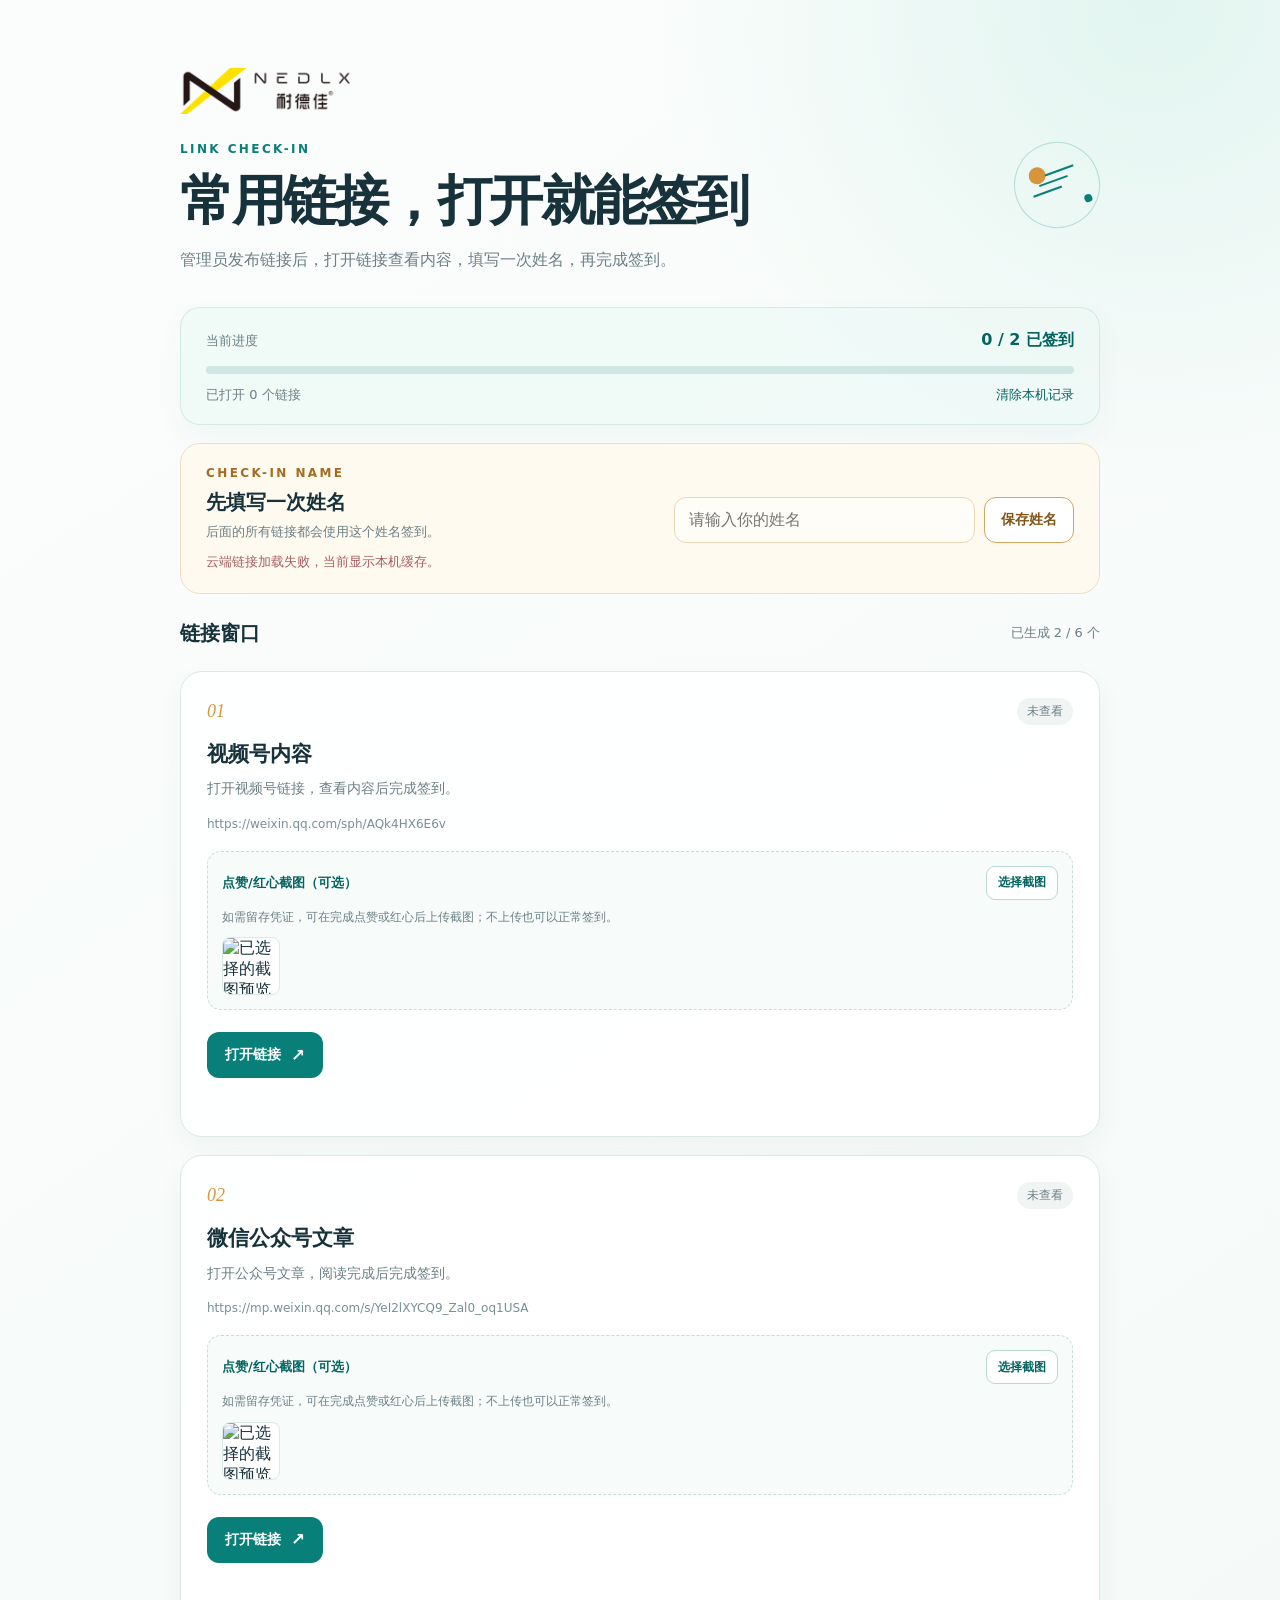
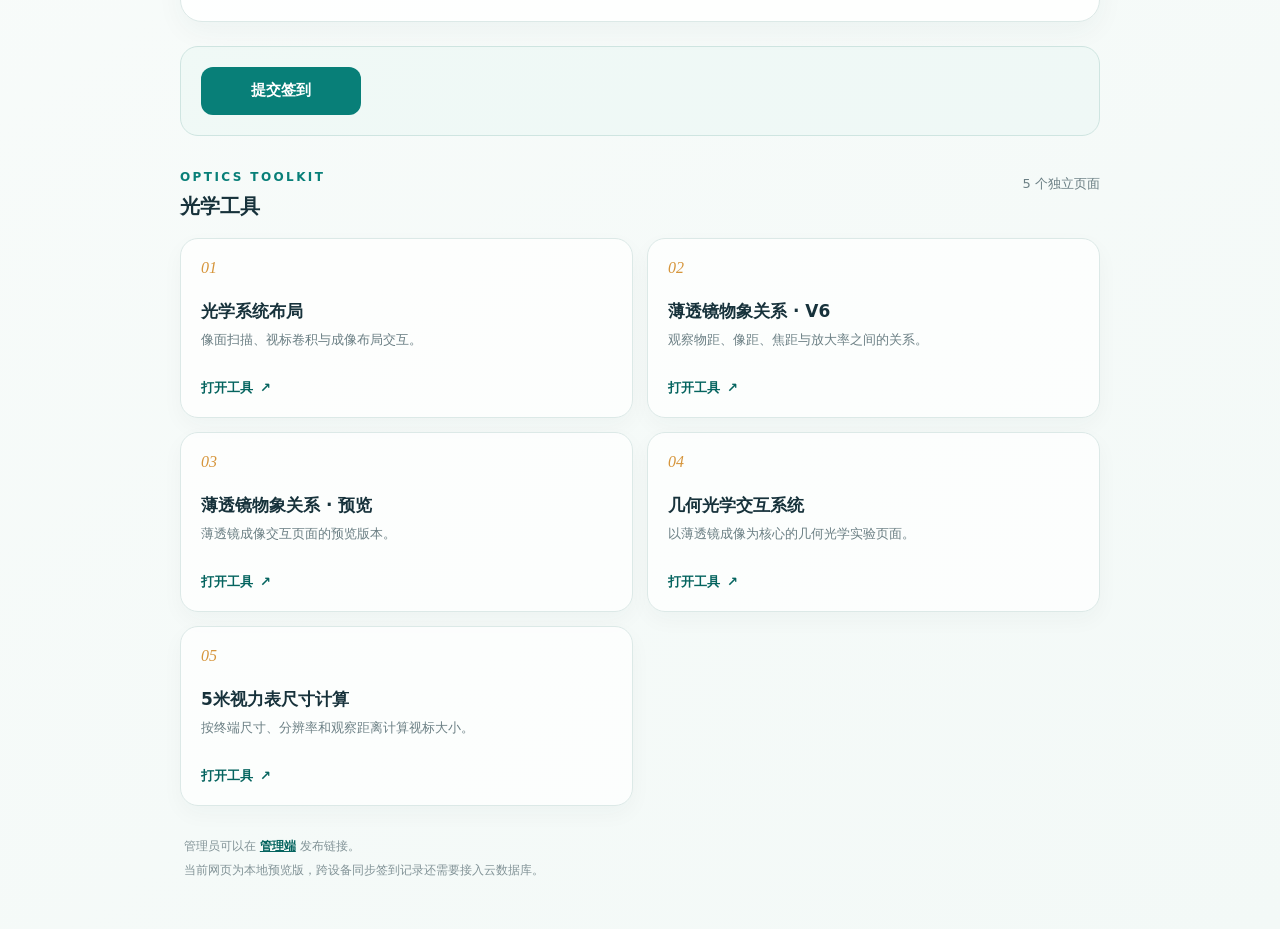
<file: index.html>
<!doctype html>
<html lang="zh-CN">
  <head>
    <meta charset="utf-8" />
    <meta name="viewport" content="width=device-width, initial-scale=1" />
    <meta name="description" content="常用链接查看与签到页面" />
    <title>常用链接 · 查看后签到</title>
    <link rel="stylesheet" href="styles.css" />
  </head>
  <body>
    <main class="page-shell">
      <a class="brand-logo" href="index.html" aria-label="NEDLX 耐德佳">
        <img src="[data-uri]" alt="NEDLX 耐德佳" />
      </a>
      <section class="hero" aria-labelledby="page-title">
        <div class="hero-copy">
          <p class="eyebrow">LINK CHECK-IN</p>
          <h1 id="page-title">常用链接，打开就能签到</h1>
          <p class="hero-description">
            管理员发布链接后，打开链接查看内容，填写一次姓名，再完成签到。
          </p>
        </div>
        <div class="hero-mark" aria-hidden="true">
          <span class="hero-mark-dot"></span>
          <span class="hero-mark-line"></span>
        </div>
      </section>

      <section class="summary-panel" aria-label="签到进度">
        <div class="summary-main">
          <span class="summary-label">当前进度</span>
          <strong id="progress-text">0 / 2 已签到</strong>
        </div>
        <div class="progress-track" aria-hidden="true">
          <span id="progress-bar" class="progress-bar"></span>
        </div>
        <div class="summary-meta">
          <span id="viewed-text">已打开 0 个链接</span>
          <button id="clear-button" class="text-button" type="button">清除本机记录</button>
        </div>
      </section>

      <section class="identity-panel" aria-labelledby="identity-title">
        <div>
          <p class="eyebrow">CHECK-IN NAME</p>
          <h2 id="identity-title">先填写一次姓名</h2>
          <p class="identity-description">后面的所有链接都会使用这个姓名签到。</p>
        </div>
        <div class="identity-form">
          <label class="sr-only" for="visitor-name">你的姓名</label>
          <input id="visitor-name" class="visitor-name-input" type="text" maxlength="20" placeholder="请输入你的姓名" autocomplete="name" />
          <button id="save-name-button" class="save-name-button" type="button">保存姓名</button>
        </div>
        <p id="name-feedback" class="name-feedback" role="status"></p>
      </section>

      <section class="links-section" aria-labelledby="links-title">
        <div class="list-heading">
          <h2 id="links-title">链接窗口</h2>
          <span id="link-count-text" class="link-count-text"></span>
        </div>
        <div id="link-list" class="link-list" aria-live="polite"></div>
        <div class="submit-panel">
          <button id="submit-all-button" class="submit-all-button" type="button">提交签到</button>
          <p id="submit-feedback" class="submit-feedback" role="status"></p>
        </div>
      </section>

      <section class="tools-section" aria-labelledby="tools-title">
        <div class="list-heading">
          <div>
            <p class="eyebrow">OPTICS TOOLKIT</p>
            <h2 id="tools-title">光学工具</h2>
          </div>
          <span class="link-count-text">5 个独立页面</span>
        </div>
        <div class="tool-grid">
          <a class="tool-card" href="optical_layout.html">
            <span class="tool-number">01</span>
            <strong class="tool-title">光学系统布局</strong>
            <span class="tool-description">像面扫描、视标卷积与成像布局交互。</span>
            <span class="tool-link">打开工具 <span aria-hidden="true">↗</span></span>
          </a>
          <a class="tool-card" href="thin_lens_object_image_relation_v6.html">
            <span class="tool-number">02</span>
            <strong class="tool-title">薄透镜物象关系 · V6</strong>
            <span class="tool-description">观察物距、像距、焦距与放大率之间的关系。</span>
            <span class="tool-link">打开工具 <span aria-hidden="true">↗</span></span>
          </a>
          <a class="tool-card" href="preview.html">
            <span class="tool-number">03</span>
            <strong class="tool-title">薄透镜物象关系 · 预览</strong>
            <span class="tool-description">薄透镜成像交互页面的预览版本。</span>
            <span class="tool-link">打开工具 <span aria-hidden="true">↗</span></span>
          </a>
          <a class="tool-card" href="optics_app.html">
            <span class="tool-number">04</span>
            <strong class="tool-title">几何光学交互系统</strong>
            <span class="tool-description">以薄透镜成像为核心的几何光学实验页面。</span>
            <span class="tool-link">打开工具 <span aria-hidden="true">↗</span></span>
          </a>
          <a class="tool-card" href="visual-acuity-chart.html">
            <span class="tool-number">05</span>
            <strong class="tool-title">5米视力表尺寸计算</strong>
            <span class="tool-description">按终端尺寸、分辨率和观察距离计算视标大小。</span>
            <span class="tool-link">打开工具 <span aria-hidden="true">↗</span></span>
          </a>
        </div>
      </section>

      <footer class="page-footer">
        <p>管理员可以在 <a href="admin.html">管理端</a> 发布链接。</p>
        <p>当前网页为本地预览版，跨设备同步签到记录还需要接入云数据库。</p>
      </footer>
    </main>

    <template id="link-card-template">
      <article class="link-card">
        <div class="card-topline">
          <span class="card-index"></span>
          <span class="card-status"></span>
        </div>
        <h2 class="card-title"></h2>
        <p class="card-description"></p>
        <div class="url-preview"></div>
        <div class="screenshot-upload">
          <div class="screenshot-row">
            <span class="screenshot-label">点赞/红心截图（可选）</span>
            <label class="screenshot-picker">
              选择截图
              <input class="screenshot-input" type="file" accept="image/jpeg,image/png,image/webp,image/gif,image/bmp,image/ico,image/tiff,image/heic" />
            </label>
          </div>
          <p class="upload-help">如需留存凭证，可在完成点赞或红心后上传截图；不上传也可以正常签到。</p>
          <div class="screenshot-preview" hidden>
            <img class="screenshot-preview-image" alt="已选择的截图预览" />
            <span class="screenshot-file-name"></span>
          </div>
        </div>
        <div class="card-actions">
          <a class="open-link-button" target="_blank" rel="noopener noreferrer">
            <span class="open-link-label">打开链接</span>
            <span class="arrow" aria-hidden="true">↗</span>
          </a>
        </div>
        <p class="feedback" role="status"></p>
      </article>
    </template>

    <script src="cloud-config.js"></script>
    <script src="app.js?v=20260728-mobile-2"></script>
  </body>
</html>
</file>
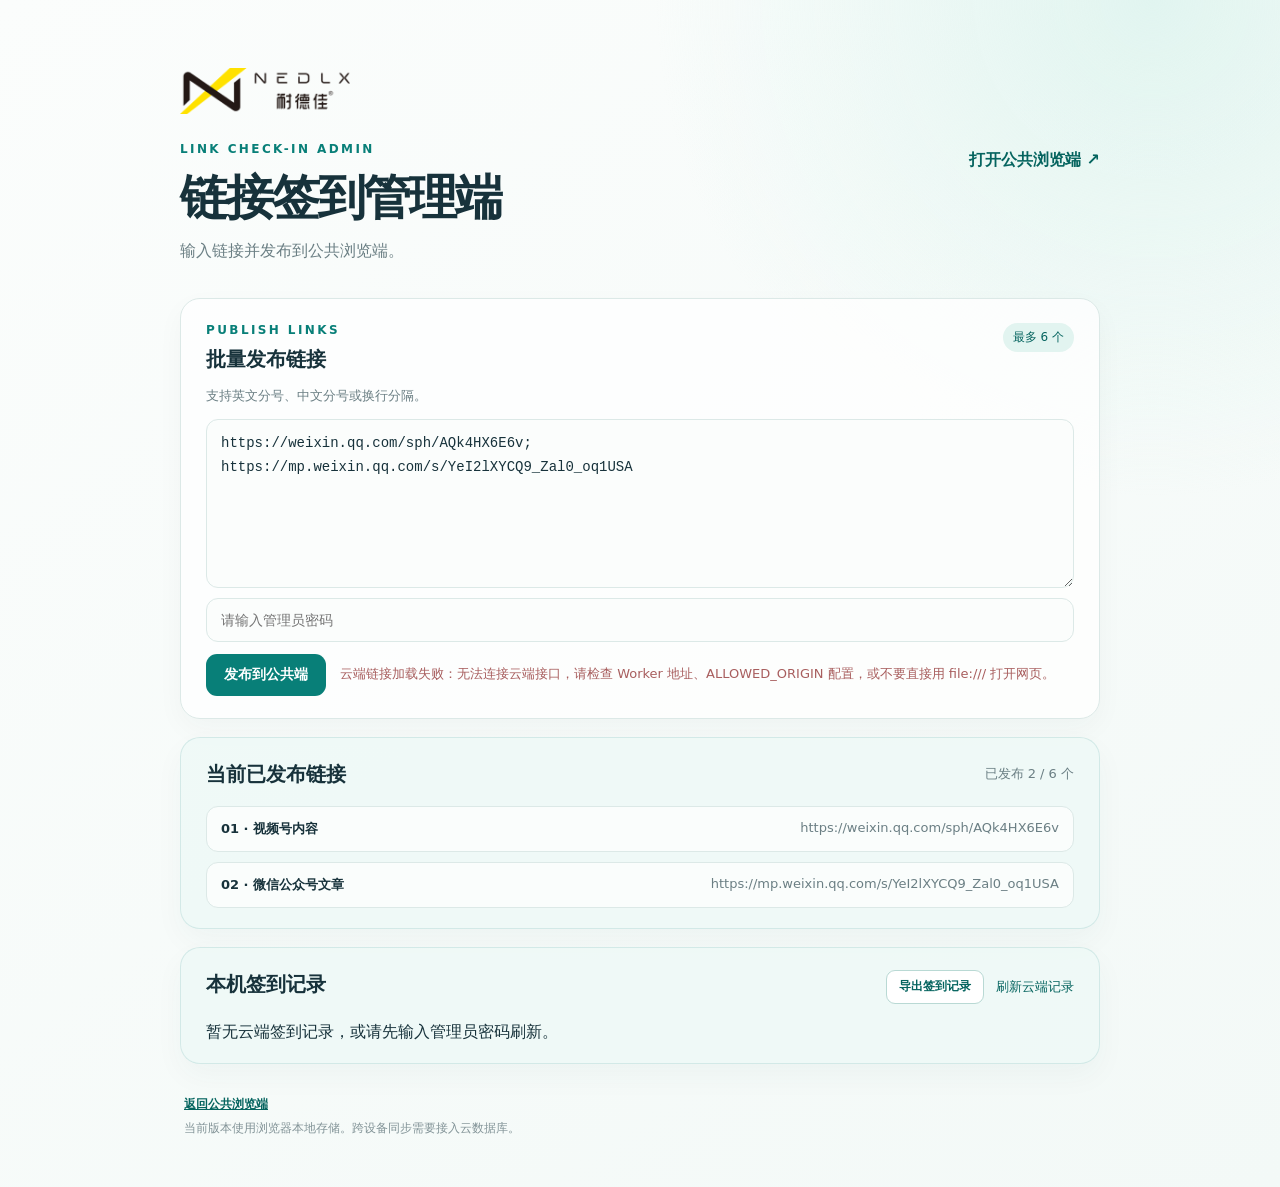
<file: admin.html>
<!doctype html>
<html lang="zh-CN">
  <head>
    <meta charset="utf-8" />
    <meta name="viewport" content="width=device-width, initial-scale=1" />
    <meta name="description" content="常用链接签到管理端" />
    <title>管理端 · 常用链接签到</title>
    <link rel="stylesheet" href="styles.css" />
  </head>
  <body>
    <main class="page-shell admin-shell">
      <a class="brand-logo" href="index.html" aria-label="NEDLX 耐德佳">
        <img src="[data-uri]" alt="NEDLX 耐德佳" />
      </a>
      <header class="admin-header">
        <div>
          <p class="eyebrow">LINK CHECK-IN ADMIN</p>
          <h1>链接签到管理端</h1>
          <p class="hero-description">输入链接并发布到公共浏览端。</p>
        </div>
        <a class="back-link" href="index.html" target="_blank" rel="noopener noreferrer">打开公共浏览端 ↗</a>
      </header>

      <section class="batch-panel" aria-labelledby="admin-input-title">
        <div class="section-heading">
          <div>
            <p class="eyebrow">PUBLISH LINKS</p>
            <h2 id="admin-input-title">批量发布链接</h2>
          </div>
          <span class="limit-badge">最多 6 个</span>
        </div>
        <p class="batch-description">支持英文分号、中文分号或换行分隔。</p>
        <label class="sr-only" for="admin-link-input">批量输入链接</label>
        <textarea id="admin-link-input" rows="6" placeholder="https://example.com/1;https://example.com/2"></textarea>
        <label class="sr-only" for="admin-password">管理员密码</label>
        <input id="admin-password" class="admin-password-input" type="password" maxlength="100" placeholder="请输入管理员密码" autocomplete="current-password" />
        <div class="batch-actions">
          <button id="publish-button" class="generate-button" type="button">发布到公共端</button>
          <span id="publish-feedback" class="generator-feedback" role="status"></span>
        </div>
      </section>

      <section class="summary-panel" aria-labelledby="admin-links-title">
        <div class="list-heading">
          <h2 id="admin-links-title">当前已发布链接</h2>
          <span id="admin-link-count" class="link-count-text"></span>
        </div>
        <div id="admin-link-list" class="admin-link-list"></div>
      </section>

      <section class="summary-panel admin-records-panel" aria-labelledby="records-title">
        <div class="list-heading">
          <h2 id="records-title">本机签到记录</h2>
          <div class="record-actions">
            <button id="export-checkins-button" class="export-button" type="button">导出签到记录</button>
            <button id="refresh-records-button" class="text-button" type="button">刷新云端记录</button>
          </div>
        </div>
        <div id="record-list" class="record-list"></div>
      </section>

      <footer class="page-footer">
        <p><a href="index.html">返回公共浏览端</a></p>
        <p>当前版本使用浏览器本地存储。跨设备同步需要接入云数据库。</p>
      </footer>
    </main>
    <script src="cloud-config.js"></script>
    <script src="admin.js"></script>
  </body>
</html>
</file>
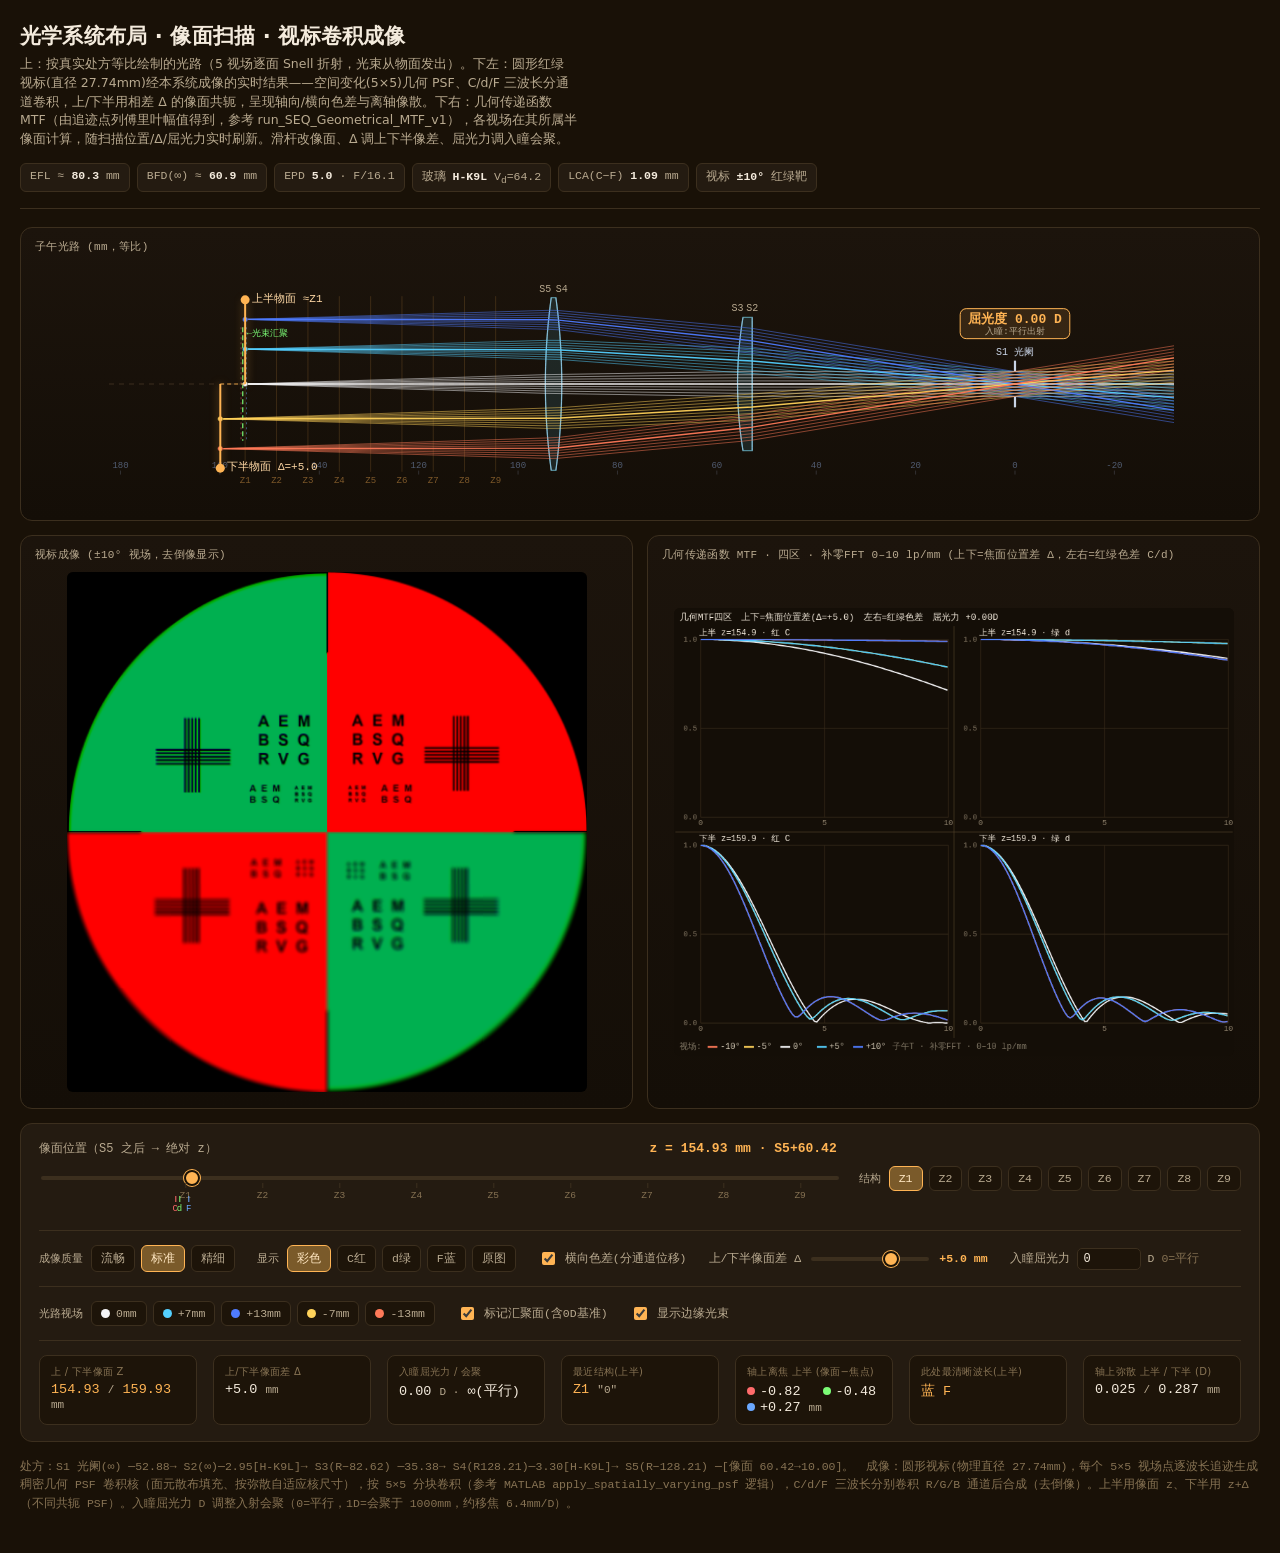
<file: optical_layout.html>
<!doctype html>
<html lang="zh-CN">
<head>
<meta charset="utf-8" />
<meta name="viewport" content="width=device-width, initial-scale=1" />
<title>光学系统布局 · 像面扫描 · 视标卷积成像</title>
<style>
  :root{
    --bg:#191107; --panel:#241b11; --panel2:#1d1409; --line:#3c2f1e;
    --ink:#f4ebdd; --dim:#b9aa90; --faint:#867253;
    --accent:#ffb454; --accent-dim:#7a5a2a;
    --cC:#ff6b6b; --cD:#7CFC76; --cF:#6ba8ff;
    --glass:rgba(86,190,222,.13); --glass-edge:rgba(120,212,236,.6);
    --mono:ui-monospace,"SF Mono",Menlo,Consolas,"Liberation Mono",monospace;
    --sans:system-ui,-apple-system,"Segoe UI",Roboto,"Helvetica Neue",sans-serif;
  }
  *{box-sizing:border-box}
  html,body{margin:0;background:var(--bg);color:var(--ink);font-family:var(--sans);-webkit-font-smoothing:antialiased}
  .wrap{max-width:1480px;margin:0 auto;padding:22px 20px 40px}
  header{display:flex;flex-wrap:wrap;align-items:flex-end;justify-content:space-between;gap:14px 22px;border-bottom:1px solid var(--line);padding-bottom:16px;margin-bottom:18px}
  .ttl h1{font-size:21px;font-weight:650;letter-spacing:.2px;margin:0}
  .ttl p{margin:5px 0 0;color:var(--dim);font-size:12.5px;max-width:70ch;line-height:1.5}
  .specs{display:flex;flex-wrap:wrap;gap:7px;font-family:var(--mono);font-size:11.5px}
  .chip{background:var(--panel);border:1px solid var(--line);border-radius:6px;padding:5px 9px;color:var(--dim)}
  .chip b{color:var(--ink);font-weight:600}
  .main{display:grid;grid-template-columns:1fr;gap:14px}
  .stage{background:linear-gradient(180deg,#1c140c,#140e07);border:1px solid var(--line);border-radius:12px;overflow:hidden;display:flex;flex-direction:column}
  .stage .cap{padding:11px 14px 4px;font-family:var(--mono);font-size:11px;color:var(--dim);letter-spacing:.3px}
  .canvas-area{flex:1;display:flex;align-items:center;justify-content:center;padding:6px 16px 16px;min-height:0}
  canvas{display:block}
  #cv{width:100%;max-width:1120px;height:auto;cursor:ew-resize}
  #cvOpto{width:100%;height:auto;max-width:520px;border-radius:6px;background:#140e07;aspect-ratio:1/1;image-rendering:auto}
  .botrow{display:grid;grid-template-columns:minmax(0,1fr) minmax(0,1fr);gap:14px;align-items:stretch}
  @media(max-width:820px){.botrow{grid-template-columns:1fr}}
  #cvMTF{width:100%;height:auto;max-width:560px;border-radius:6px;background:#140e07;aspect-ratio:5/4;image-rendering:auto}
  .renderhint{color:var(--accent);opacity:0;transition:opacity .15s}
  .renderhint.on{opacity:.9}
  .panel{background:var(--panel);border:1px solid var(--line);border-radius:12px;padding:16px 18px;margin-top:14px}
  .row{display:flex;flex-wrap:wrap;align-items:center;gap:14px 22px}
  .row + .row{margin-top:14px;padding-top:14px;border-top:1px solid var(--line)}
  .sliderbox{flex:1 1 460px;min-width:280px}
  .sliderbox label{display:flex;justify-content:space-between;align-items:baseline;font-size:12px;color:var(--dim);margin-bottom:8px;font-family:var(--mono)}
  .sliderbox label .val{color:var(--accent);font-weight:600;font-size:13px}
  input[type=range]{-webkit-appearance:none;appearance:none;width:100%;height:4px;background:var(--line);border-radius:3px;outline:none}
  input[type=range]::-webkit-slider-thumb{-webkit-appearance:none;appearance:none;width:16px;height:16px;border-radius:50%;background:var(--accent);cursor:pointer;border:2px solid #1a1206;box-shadow:0 0 0 1px var(--accent)}
  input[type=range]::-moz-range-thumb{width:16px;height:16px;border-radius:50%;background:var(--accent);cursor:pointer;border:2px solid #1a1206}
  input[type=range]:focus-visible{box-shadow:0 0 0 3px rgba(255,180,84,.3)}
  .ticks{position:relative;height:26px;margin-top:6px}
  .tick{position:absolute;top:0;transform:translateX(-50%);font-family:var(--mono);font-size:9.5px;color:var(--faint);user-select:none}
  .tick::before{content:"";position:absolute;left:50%;top:-7px;width:1px;height:5px;background:var(--line)}
  .ftick{position:absolute;top:14px;transform:translateX(-50%);font-family:var(--mono);font-size:9px;user-select:none}
  .ftick::before{content:"";position:absolute;left:50%;top:-8px;width:1px;height:6px}
  .cfgbtns,.legend,.seg{display:flex;flex-wrap:wrap;gap:6px;align-items:center}
  .lab{font-family:var(--mono);font-size:11px;color:var(--dim);margin-right:2px}
  .cfg,.segbtn{font-family:var(--mono);font-size:11.5px;background:var(--panel2);color:var(--dim);border:1px solid var(--line);border-radius:6px;padding:5px 9px;cursor:pointer}
  .cfg:hover,.segbtn:hover{color:var(--ink);border-color:#2c3a58}
  .cfg.active,.segbtn.active{background:var(--accent-dim);border-color:var(--accent);color:#ffe7c2}
  .fld{display:inline-flex;align-items:center;gap:6px;font-family:var(--mono);font-size:11.5px;background:var(--panel2);border:1px solid var(--line);border-radius:6px;padding:5px 9px;cursor:pointer;color:var(--dim);user-select:none}
  .fld .dot{width:9px;height:9px;border-radius:50%;flex:none}
  .fld.off{opacity:.4}
  .toggle{display:inline-flex;align-items:center;gap:7px;font-family:var(--mono);font-size:11.5px;color:var(--dim);cursor:pointer;user-select:none}
  .toggle input{accent-color:var(--accent)}
  .readout{display:grid;grid-template-columns:repeat(auto-fit,minmax(150px,1fr));gap:10px 16px;width:100%}
  .ro{background:var(--panel2);border:1px solid var(--line);border-radius:8px;padding:9px 11px}
  .ro .k{font-size:10px;color:var(--faint);letter-spacing:.3px;text-transform:uppercase}
  .ro .v{font-family:var(--mono);font-size:13.5px;color:var(--ink);margin-top:3px}
  .ro .v small{color:var(--dim);font-size:11px}
  .ro.hl .v{color:var(--accent)}
  .ro .dotc{display:inline-block;width:8px;height:8px;border-radius:50%;margin-right:5px}
  footer{margin-top:16px;color:var(--faint);font-size:11.5px;line-height:1.6;font-family:var(--mono)}
  @media (max-width:560px){ .wrap{padding:16px 12px 32px} .ttl h1{font-size:18px} }
</style>
</head>
<body>
<div class="wrap">
  <header>
    <div class="ttl">
      <h1>光学系统布局 · 像面扫描 · 视标卷积成像</h1>
      <p>上：按真实处方等比绘制的光路（5 视场逐面 Snell 折射，光束从物面发出）。下左：圆形红绿视标(直径 27.74mm)经本系统成像的实时结果——空间变化(5×5)几何 PSF、C/d/F 三波长分通道卷积，上/下半用相差 Δ 的像面共轭，呈现轴向/横向色差与离轴像散。下右：几何传递函数 MTF（由追迹点列傅里叶幅值得到，参考 run_SEQ_Geometrical_MTF_v1），各视场在其所属半像面计算，随扫描位置/Δ/屈光力实时刷新。滑杆改像面、Δ 调上下半像差、屈光力调入瞳会聚。</p>
    </div>
    <div class="specs" id="specs"></div>
  </header>

  <div class="main">
    <div class="stage">
      <div class="cap">子午光路 (mm，等比)</div>
      <div class="canvas-area"><canvas id="cv"></canvas></div>
    </div>
    <div class="botrow">
      <div class="stage">
        <div class="cap">视标成像 (±10° 视场，去倒像显示)<span class="renderhint" id="renderhint"> · 精算中…</span></div>
        <div class="canvas-area"><canvas id="cvOpto" width="380" height="380"></canvas></div>
      </div>
      <div class="stage">
        <div class="cap">几何传递函数 MTF · 四区 · 补零FFT 0–10 lp/mm (上下=焦面位置差 Δ，左右=红绿色差 C/d)</div>
        <div class="canvas-area"><canvas id="cvMTF" width="800" height="640"></canvas></div>
      </div>
    </div>
  </div>

  <div class="panel">
    <div class="row">
      <div class="sliderbox">
        <label for="imgSlider">
          <span>像面位置（S5 之后 → 绝对 z）</span>
          <span class="val" id="imgVal">—</span>
        </label>
        <input type="range" id="imgSlider" min="0" max="100" step="0.02" value="100" />
        <div class="ticks" id="ticks"></div>
      </div>
      <div class="cfgbtns" id="cfgbtns"><span class="lab">结构</span></div>
    </div>
    <div class="row">
      <div class="seg" id="quality"><span class="lab">成像质量</span></div>
      <div class="seg" id="viewmode"><span class="lab">显示</span></div>
      <label class="toggle"><input type="checkbox" id="tLateral" checked /> 横向色差(分通道位移)</label>
      <label class="toggle" style="gap:8px">上/下半像面差 Δ
        <input type="range" id="dz5" min="-12" max="12" step="0.5" value="5" style="width:118px;vertical-align:middle" />
        <span id="dz5val" style="color:var(--accent);font-weight:600">+5.0 mm</span>
      </label>
      <label class="toggle" style="gap:7px">入瞳屈光力
        <input type="number" id="diopter" value="0" step="0.25" min="-8" max="8" style="width:64px;background:var(--panel2);color:var(--ink);border:1px solid var(--line);border-radius:5px;padding:3px 6px;font-family:var(--mono);font-size:12px" /> D
        <span style="color:var(--faint)">0=平行</span>
      </label>
    </div>
    <div class="row">
      <div class="legend" id="legend"><span class="lab">光路视场</span></div>
      <label class="toggle"><input type="checkbox" id="tFocus" checked /> 标记汇聚面(含0D基准)</label>
      <label class="toggle"><input type="checkbox" id="tMarginal" checked /> 显示边缘光束</label>
    </div>
    <div class="row">
      <div class="readout" id="readout"></div>
    </div>
  </div>

  <footer id="foot"></footer>
</div>
<script>
"use strict";
/* ===== 光学处方（mm；d线 587.56nm 参考） ===== */
const N_AIR=1.0;
const GLASS={C:1.514323,d:1.516797,F:1.522371};   // H-K9L (CDGM)，取自 .len 实测
const WL_NM={C:656.2725,d:587.5618,F:486.1327};
const WLKEYS=["C","d","F"];
const EPD=5.0, PUP_R=EPD/2;
const Z={S1:0};
Z.S2=Z.S1+52.88256403182056; Z.S3=Z.S2+2.95; Z.S4=Z.S3+35.37588989797005; Z.S5=Z.S4+3.30;
const SURF=[
  {name:"S1 光阑",z:Z.S1,R:Infinity,glassAfter:false,nAfter:N_AIR,stop:true},
  {name:"S2",z:Z.S2,R:Infinity,glassAfter:true,nAfter:GLASS.d},
  {name:"S3",z:Z.S3,R:-82.62,glassAfter:false,nAfter:N_AIR},
  {name:"S4",z:Z.S4,R:128.21,glassAfter:true,nAfter:GLASS.d},
  {name:"S5",z:Z.S5,R:-128.21,glassAfter:false,nAfter:N_AIR},
];
const CFG_IMG_T=[60.41672020134773,54.09429685159642,47.77702815973796,41.4648770963617,35.15853657582942,28.85753734474738,22.5628963817892,16.27239566051425,10.0];
const CFG_OBJ=[Infinity,-1000,-500,-333.33,-250,-200,-166.67,-142.857142857143,-125];
const CFG_TITLE=["0","1","2","3","4","5","6","7","8"];
const IMG_Z=CFG_IMG_T.map(t=>Z.S5+t);
const FIELDS=[
  {ang:0,color:"#f4f4f6"},{ang:5,color:"#54d0ff"},{ang:10,color:"#4f7cff"},
  {ang:-5,color:"#ffd25a"},{ang:-10,color:"#ff7a59"},
];
const FIELD_YOBJ=[0,7,13,-7,-13];   // 物面5点高度(mm)，与上面5个视场一一对应(颜色相同)，跨视标取点
const RAYS_PER_FIELD=9, Z_START=-30;
const SLIDER_ZMIN=Math.min(...IMG_Z)-3, SLIDER_ZMAX=Math.max(...IMG_Z)+12;
let gVerg=0;   // 入瞳会聚(1/mm) = 屈光力D/1000；0=平行(物在无穷远)，正=会聚于 1000/D mm 处

/* ===== 2D 子午追迹 ===== */
function norm(v){const m=Math.hypot(v.z,v.y);return {z:v.z/m,y:v.y/m};}
function refract(d,n,eta){const cosi=-(d.z*n.z+d.y*n.y);const k=1-eta*eta*(1-cosi*cosi);if(k<0)return null;const f=eta*cosi-Math.sqrt(k);return norm({z:eta*d.z+f*n.z,y:eta*d.y+f*n.y});}
function intersect(P,d,surf){
  if(!isFinite(surf.R)){const t=(surf.z-P.z)/d.z;if(t<=1e-9)return null;return {t,hit:{z:surf.z,y:P.y+d.y*t},normal:{z:-1,y:0}};}
  const cz=surf.z+surf.R,ocz=P.z-cz,ocy=P.y,b=2*(d.z*ocz+d.y*ocy),c=ocz*ocz+ocy*ocy-surf.R*surf.R,disc=b*b-4*c;
  if(disc<0)return null;const s=Math.sqrt(disc);let best=null;
  for(const t of [(-b-s)/2,(-b+s)/2]){if(t>1e-9){const hz=P.z+d.z*t,dzv=Math.abs(hz-surf.z);if(!best||dzv<best.dzv)best={t,dzv};}}
  if(!best)return null;const t=best.t,hit={z:P.z+d.z*t,y:P.y+d.y*t};
  let n={z:(hit.z-cz)/Math.abs(surf.R),y:(hit.y)/Math.abs(surf.R)};
  if(d.z*n.z+d.y*n.y>0){n.z=-n.z;n.y=-n.y;}return {t,hit,normal:n};
}
function surfacesForWL(nG){return SURF.map(s=>({...s,nAfter:s.glassAfter?nG:N_AIR}));}
function trace(yPupil,angDeg,nG,imgZ){
  const surfaces=surfacesForWL(nG);const th=angDeg*Math.PI/180;
  const d0=norm({z:Math.cos(th),y:Math.sin(th)-yPupil*gVerg});
  const P0={z:Z_START,y:yPupil+d0.y*(Z_START/d0.z)};let P={...P0},d={...d0},nCur=N_AIR;
  const pts=[{...P0}];let exitP=null,exitD=null;
  for(const s of surfaces){const it=intersect(P,d,s);if(!it)return {pts,exitP:null,exitD:null};
    pts.push({...it.hit});const dn=refract(d,it.normal,nCur/s.nAfter);if(!dn)return {pts,exitP:null,exitD:null};
    d=dn;nCur=s.nAfter;P=it.hit;exitP={...it.hit};exitD={...d};}
  const t=(imgZ-P.z)/d.z;pts.push({z:imgZ,y:P.y+d.y*t});return {pts,exitP,exitD};
}
function rayCross(P1,D1,P2,D2){const det=-D1.z*D2.y+D2.z*D1.y;if(Math.abs(det)<1e-12)return null;const s=(-(P2.z-P1.z)*D2.y+D2.z*(P2.y-P1.y))/det;return {z:P1.z+s*D1.z,y:P1.y+s*D1.y};}

/* ===== 物面发射追迹(沿 -z 反向穿过镜组到物空间) =====
   物点在被扫描面(z≈155, 像侧)，按光路可逆性等效为物点，光线经 S5→S1 折射后进入物空间。
   nAfter = 沿 -z 行进时该面 -z 侧的介质。 */
const SURF_REV=[
  {z:Z.S5,R:-128.21,nAfter:GLASS.d},   // S5 -z侧=玻璃(第二片)
  {z:Z.S4,R:128.21, nAfter:N_AIR},     // S4 -z侧=空气(间隔)
  {z:Z.S3,R:-82.62, nAfter:GLASS.d},   // S3 -z侧=玻璃(第一片)
  {z:Z.S2,R:Infinity,nAfter:N_AIR},    // S2 -z侧=空气
  {z:Z.S1,R:Infinity,nAfter:N_AIR,stop:true}, // S1光阑 -z侧=物空间(空气)
];
function traceObj(zO,yO,aim,vergY){   // 从物点(zO,yO)发出，主向瞄准光阑面(0,aim)，叠加 vergY 会聚斜率
  let d=norm({z:0-zO,y:aim-yO});d=norm({z:d.z,y:d.y-vergY});
  let P={z:zO,y:yO},nCur=N_AIR;const pts=[{...P}];let yStop=null;
  for(const s of SURF_REV){const it=intersect(P,d,s);if(!it)return {pts,ok:false};
    pts.push({...it.hit});
    let nrm=it.normal;if(d.z*nrm.z+d.y*nrm.y>0){nrm={z:-nrm.z,y:-nrm.y};} // 平面法线对反向光线需翻转
    const dn=refract(d,nrm,nCur/s.nAfter);if(!dn)return {pts,ok:false};
    d=dn;nCur=s.nAfter;P=it.hit;if(s.stop)yStop=P.y;}
  const zEnd=Z_START-2,t=(zEnd-P.z)/d.z;pts.push({z:zEnd,y:P.y+d.y*t});  // 延伸进物空间
  return {pts,ok:true,yStop};
}
function yAtStopO(zO,yO,aim){const r=traceObj(zO,yO,aim,0);return r.ok?r.yStop:null;}
function solveChief(zO,yO){   // 求 aim 使主光线过光阑中心：在[-32,32]采样找首个有效符号变号区间再二分(跳过打飞镜组的无效点)
  const lo=-32,hi=32,N=40;let pa=null,pf=null,br=null;
  for(let i=0;i<=N;i++){const a=lo+(hi-lo)*i/N,f=yAtStopO(zO,yO,a);
    if(f===null){pa=null;pf=null;continue;}
    if(pf!==null&&pf*f<=0){br=[pa,a,pf,f];break;}pa=a;pf=f;}
  if(!br)return null;let [a,b,fa]=br;
  for(let i=0;i<22;i++){const m=(a+b)/2,fm=yAtStopO(zO,yO,m);if(fm===null){b=m;continue;}
    if(fa*fm<=0){b=m;}else{a=m;fa=fm;}}
  return (a+b)/2;
}

/* ===== 3D 几何追迹（PSF 用） ===== */
function n3(v){const m=Math.hypot(v.x,v.y,v.z);return{x:v.x/m,y:v.y/m,z:v.z/m};}
function refr3(d,nl,eta){const ci=-(d.x*nl.x+d.y*nl.y+d.z*nl.z);const k=1-eta*eta*(1-ci*ci);if(k<0)return null;const f=eta*ci-Math.sqrt(k);return n3({x:eta*d.x+f*nl.x,y:eta*d.y+f*nl.y,z:eta*d.z+f*nl.z});}
function inter3(P,d,s){
  if(!isFinite(s.R)){const t=(s.z-P.z)/d.z;if(t<=1e-9)return null;return {hit:{x:P.x+d.x*t,y:P.y+d.y*t,z:s.z},nl:{x:0,y:0,z:-1}};}
  const Cz=s.z+s.R,ox=P.x,oy=P.y,oz=P.z-Cz,b=2*(d.x*ox+d.y*oy+d.z*oz),c=ox*ox+oy*oy+oz*oz-s.R*s.R,disc=b*b-4*c;
  if(disc<0)return null;const sq=Math.sqrt(disc);let best=null;
  for(const t of [(-b-sq)/2,(-b+sq)/2]){if(t>1e-9){const hz=P.z+d.z*t,dz=Math.abs(hz-s.z);if(!best||dz<best.dz)best={t,dz};}}
  if(!best)return null;const t=best.t,hit={x:P.x+d.x*t,y:P.y+d.y*t,z:P.z+d.z*t};
  let nl={x:hit.x/Math.abs(s.R),y:hit.y/Math.abs(s.R),z:(hit.z-Cz)/Math.abs(s.R)};
  if(d.x*nl.x+d.y*nl.y+d.z*nl.z>0){nl.x=-nl.x;nl.y=-nl.y;nl.z=-nl.z;}return {hit,nl};
}
const SURF3={};
WLKEYS.forEach(k=>{SURF3[k]=SURF.map(s=>({z:s.z,R:s.R,nA:s.glassAfter?GLASS[k]:N_AIR}));});
function trace3(px,py,thxDeg,thyDeg,Surf,zImg){
  const sx=Math.sin(thxDeg*Math.PI/180),sy=Math.sin(thyDeg*Math.PI/180),sz=Math.sqrt(Math.max(1-sx*sx-sy*sy,0));
  let d=n3({x:sx-px*gVerg,y:sy-py*gVerg,z:sz});let P={x:px+d.x*(Z_START/d.z),y:py+d.y*(Z_START/d.z),z:Z_START},nCur=N_AIR;
  for(const s of Surf){const it=inter3(P,d,s);if(!it)return null;const dn=refr3(d,it.nl,nCur/s.nA);if(!dn)return null;d=dn;nCur=s.nA;P=it.hit;}
  const t=(zImg-P.z)/d.z;return {x:P.x+d.x*t,y:P.y+d.y*t};
}
function axialFocusZ(wlKey){const S=SURF3[wlKey],yp=0.4,z1=150,z2=160;const a1=trace3(0,yp,0,0,S,z1),a2=trace3(0,yp,0,0,S,z2);const slope=(a2.y-a1.y)/(z2-z1);return z1-a1.y/slope;}
let FOCUS_Z={C:axialFocusZ("C"),d:axialFocusZ("d"),F:axialFocusZ("F")};
const FOCUS_Z0={...FOCUS_Z};   // 0D 基准汇聚面(加载时 gVerg=0，故为0D值)，recomputeFocus 只改 FOCUS_Z
function recomputeFocus(){FOCUS_Z={C:axialFocusZ("C"),d:axialFocusZ("d"),F:axialFocusZ("F")};}
/* ===== 预计算：孔径 / EFL / BFD ===== */
function pupilSamples(n){const a=[];for(let i=0;i<n;i++)a.push(-PUP_R+2*PUP_R*i/(n-1));return a;}
const SEMI=new Array(SURF.length).fill(0);
(function(){const refImg=IMG_Z[0];for(const f of FIELDS){for(const yp of pupilSamples(RAYS_PER_FIELD)){
  const r=trace(yp,f.ang,GLASS.d,refImg);
  r.pts.forEach(function(p,idx){const si=idx-1;if(si>=0&&si<SURF.length)SEMI[si]=Math.max(SEMI[si],Math.abs(p.y));});
}}})();
const ELEM=[{i1:1,i2:2},{i1:3,i2:4}].map(e=>({i1:e.i1,i2:e.i2,semi:Math.max(SEMI[e.i1],SEMI[e.i2])*1.07+0.5}));
const STOP_SEMI=PUP_R;
let EFL=0,BFD=0;
(function(){const yp=0.4,r=trace(yp,0,GLASS.d,IMG_Z[0]);const u=r.exitD.y/r.exitD.z;EFL=-yp/u;
  const c=rayCross(r.exitP,r.exitD,{z:0,y:0},{z:1,y:0});BFD=c.z-Z.S5;})();

/* ===== 状态 ===== */
const QUALITY={"流畅":{resMax:380,pup:24},"标准":{resMax:500,pup:32},"精细":{resMax:640,pup:46}};
const DRAFT={resMax:300,pup:18};
const FIELD_TRACE=5;
const state={imgZ:IMG_Z[0],fieldOn:FIELDS.map(()=>true),marginal:true,focus:true,quality:"标准",view:"rgb",lateral:true,dz5:5.0,diopter:0};

/* ===== Canvas: 2D 光路 ===== */
const cv=document.getElementById("cv"),ctx=cv.getContext("2d");
let W=0,H=0,dpr=1,sc=1,originX=0,midY=0;
const zMin=Z_START-2,zMax=SLIDER_ZMAX+16;let yMax=12;   // 右侧多留 Δ(±12) 余量，使下半像面 z+Δ 不出界
function getCSS(v){return getComputedStyle(document.documentElement).getPropertyValue(v).trim();}
function computeExtents(){let y=0;ELEM.forEach(e=>y=Math.max(y,e.semi));
  for(const f of FIELDS){const r=trace(0,f.ang,GLASS.d,SLIDER_ZMAX);r.pts.forEach(p=>y=Math.max(y,Math.abs(p.y)));
    const a=trace(PUP_R,f.ang,GLASS.d,SLIDER_ZMAX),b=trace(-PUP_R,f.ang,GLASS.d,SLIDER_ZMAX);
    const c=rayCross(a.exitP,a.exitD,b.exitP,b.exitD);if(c)y=Math.max(y,Math.abs(c.y));}
  const MAX_YOBJ=Math.max(...FIELD_YOBJ.map(v=>Math.abs(v)));
  yMax=Math.max(12,y*1.06,MAX_YOBJ/0.88);}   // 物面点(±13)须落在物面线(yT=yMax*0.92)以内
function resize2D(){
  dpr=Math.min(window.devicePixelRatio||1,2);W=cv.clientWidth;
  const aspect=(zMax-zMin)/(2*yMax);H=Math.max(240,Math.min(360,W/Math.max(aspect,3.0)));
  cv.style.height=H+"px";cv.width=Math.round(W*dpr);cv.height=Math.round(H*dpr);ctx.setTransform(dpr,0,0,dpr,0,0);
  const mx=26,my=18;sc=Math.min((W-2*mx)/(zMax-zMin),(H-2*my)/(2*yMax));
  originX=mx+(W-2*mx-(zMax-zMin)*sc)/2;midY=H/2;draw2D();
}
const X=z=>originX+(zMax-z)*sc, Yp=y=>midY-y*sc;   // 水平翻转：z 越大越靠左（光路从右向左）
function sagZ(s,y){if(!isFinite(s.R))return s.z;return (s.z+s.R)-Math.sign(s.R)*Math.sqrt(s.R*s.R-y*y);}
function strokeSurface(s,semi,style,width){ctx.beginPath();const Nn=40;
  for(let i=0;i<=Nn;i++){const y=-semi+2*semi*i/Nn,z=sagZ(s,y);const px=X(z),py=Yp(y);i?ctx.lineTo(px,py):ctx.moveTo(px,py);}
  ctx.strokeStyle=style;ctx.lineWidth=width;ctx.stroke();}
function fillElement(e){const s1=SURF[e.i1],s2=SURF[e.i2],semi=e.semi,Nn=40;ctx.beginPath();
  for(let i=0;i<=Nn;i++){const y=-semi+2*semi*i/Nn,z=sagZ(s1,y);i?ctx.lineTo(X(z),Yp(y)):ctx.moveTo(X(z),Yp(y));}
  for(let i=Nn;i>=0;i--){const y=-semi+2*semi*i/Nn,z=sagZ(s2,y);ctx.lineTo(X(z),Yp(y));}
  ctx.closePath();ctx.fillStyle=getCSS("--glass");ctx.fill();ctx.strokeStyle=getCSS("--glass-edge");ctx.lineWidth=1.3;ctx.stroke();}
function nearestConfig(z){let bi=0,bd=Infinity;IMG_Z.forEach((iz,i)=>{const dd=Math.abs(iz-z);if(dd<bd){bd=dd;bi=i;}});return {i:bi,d:bd};}
function draw2D(){
  ctx.clearRect(0,0,W,H);
  ctx.setLineDash([5,5]);ctx.strokeStyle=getCSS("--line");ctx.lineWidth=1;
  ctx.beginPath();ctx.moveTo(X(zMin),Yp(0));ctx.lineTo(X(zMax),Yp(0));ctx.stroke();ctx.setLineDash([]);
  drawRuler();
  IMG_Z.forEach((iz,i)=>{ctx.strokeStyle="rgba(255,180,84,.16)";ctx.lineWidth=1;
    ctx.beginPath();ctx.moveTo(X(iz),Yp(yMax*0.96));ctx.lineTo(X(iz),Yp(-yMax*0.96));ctx.stroke();
    ctx.fillStyle="rgba(255,180,84,.45)";ctx.font="9px "+getCSS("--mono");ctx.textAlign="center";
    ctx.fillText("Z"+(i+1),X(iz),Yp(-yMax*0.96)+11);});
  if(state.focus){
    if(Math.abs(state.diopter)>1e-9){   // 0D 基准汇聚面(中性色虚线，仅屈光力≠0时显示)
      ctx.strokeStyle="rgba(185,170,144,.55)";ctx.lineWidth=1;ctx.setLineDash([3,4]);
      ctx.beginPath();ctx.moveTo(X(FOCUS_Z0.d),Yp(yMax*0.62));ctx.lineTo(X(FOCUS_Z0.d),Yp(-yMax*0.62));ctx.stroke();ctx.setLineDash([]);
      ctx.fillStyle="rgba(185,170,144,.9)";ctx.font="9px "+getCSS("--mono");
      {const _p0=X(FOCUS_Z0.d),_h=W/2;ctx.textAlign=_p0>_h?"right":"left";ctx.fillText("0D汇聚面",_p0+(_p0>_h?-4:4),Yp(-yMax*0.62)-3);}
    }
    WLKEYS.forEach(k=>{const col=getCSS("--c"+(k==="d"?"D":k));const main=(k==="d");   // 当前 C/d/F 汇聚面(随屈光力移动)
      ctx.strokeStyle=col;ctx.globalAlpha=main?.85:.45;ctx.lineWidth=main?1.4:1;ctx.setLineDash(main?[5,3]:[2,3]);
      ctx.beginPath();ctx.moveTo(X(FOCUS_Z[k]),Yp(yMax*0.62));ctx.lineTo(X(FOCUS_Z[k]),Yp(-yMax*0.62));ctx.stroke();
      ctx.setLineDash([]);ctx.globalAlpha=1;ctx.lineWidth=1;});
    ctx.fillStyle=getCSS("--cD");ctx.font="9px "+getCSS("--mono");   // 竖线=光束实际汇聚位置，随屈光力移动
    {const _fp=X(FOCUS_Z.d),_fh=W/2;ctx.textAlign=_fp>_fh?"right":"left";
     ctx.fillText(_fp>_fh?"光束汇聚→":"←光束汇聚",_fp+(_fp>_fh?-4:4),Yp(yMax*0.62)+9);}
  }
  ELEM.forEach(fillElement);
  SURF.forEach((s,i)=>{const semi=(i===0)?STOP_SEMI:(i<=2?ELEM[0].semi:ELEM[1].semi);if(i!==0)strokeSurface(s,semi,"rgba(150,200,230,.85)",1.0);});
  drawStop();drawRays();drawImagePlane();drawSurfLabels();drawDiopter();
}
function drawRuler(){const yBar=-yMax*0.99,step=20;ctx.strokeStyle="rgba(138,151,178,.25)";ctx.font="9px "+getCSS("--mono");ctx.textAlign="center";
  const z0=Math.ceil(zMin/step)*step;for(let z=z0;z<=zMax;z+=step){ctx.beginPath();ctx.moveTo(X(z),Yp(yBar));ctx.lineTo(X(z),Yp(yBar)-4);ctx.stroke();
    ctx.fillStyle="rgba(90,105,130,.85)";ctx.fillText(z+"",X(z),Yp(yBar)-7);}}
function drawStop(){const z=Z.S1,blade=Math.max(2.2,yMax*0.10);ctx.strokeStyle="#c9d4e6";ctx.lineWidth=2.2;
  [1,-1].forEach(s=>{ctx.beginPath();ctx.moveTo(X(z),Yp(s*STOP_SEMI));ctx.lineTo(X(z),Yp(s*(STOP_SEMI+blade)));ctx.stroke();});}
// 光线与阶梯像面求交：上半(+y)在 zU、下半(-y)在 zL、中间 y=0 台阶；取沿+z最先到达者
function imgStepHit(P,d){
  const zU=state.imgZ, zL=state.imgZ+state.dz5, yAt=z=>P.y+d.y/d.z*(z-P.z);
  const yU=yAt(zU), yL=yAt(zL), cands=[];
  if(yU>=0) cands.push({z:zU,y:yU});
  if(yL<=0) cands.push({z:zL,y:yL});
  if(Math.abs(d.y)>1e-9){const z0=P.z+d.z/d.y*(-P.y),lo=Math.min(zU,zL),hi=Math.max(zU,zL);
    if(z0>=lo-1e-4&&z0<=hi+1e-4) cands.push({z:z0,y:0});}
  const v=cands.filter(c=>c.z>P.z+1e-4); if(!v.length) return {z:zU,y:yU};
  v.sort((a,b)=>a.z-b.z); return v[0];
}
function drawRays(){   // 物面发射光束：5点从物面发出(出射光束)，经镜组反向追迹，主光线汇于光阑中心，
                       // 随屈光力/物面在光阑处呈现汇聚或发散
  FIELDS.forEach((f,fi)=>{if(!state.fieldOn[fi])return;
    const yO=FIELD_YOBJ[fi], zO=(yO>=0)?state.imgZ:(state.imgZ+state.dz5);   // 上半物面 / 下半物面
    const aim0=solveChief(zO,yO); if(aim0===null)return;
    const eps=0.5,s1=yAtStopO(zO,yO,aim0+eps),s0=yAtStopO(zO,yO,aim0-eps);
    if(s1===null||s0===null)return;const ds=(s1-s0)/(2*eps); if(Math.abs(ds)<1e-6)return;
    const samples=state.marginal?pupilSamples(RAYS_PER_FIELD):[0];
    samples.forEach(yp=>{const aim=aim0+yp/ds, vergY=yp*gVerg;   // 边缘填满光阑(±2.5) + 屈光力会聚
      const r=traceObj(zO,yO,aim,vergY); if(!r.ok)return;
      ctx.beginPath();r.pts.forEach((p,i)=>i?ctx.lineTo(X(p.z),Yp(p.y)):ctx.moveTo(X(p.z),Yp(p.y)));
      ctx.strokeStyle=f.color;ctx.globalAlpha=(yp===0?0.95:0.5);ctx.lineWidth=(yp===0?1.4:1.0);ctx.stroke();});
    ctx.globalAlpha=1;
    ctx.beginPath();ctx.arc(X(zO),Yp(yO),2.6,0,7);ctx.fillStyle=f.color;ctx.fill();   // 物面发光点
    ctx.strokeStyle="rgba(0,0,0,.5)";ctx.lineWidth=.7;ctx.stroke();});
}
function drawImagePlane(){
  const zU=state.imgZ, zL=state.imgZ+state.dz5, near=nearestConfig(zU), yT=yMax*0.92;
  ctx.save();
  ctx.shadowColor="rgba(255,180,84,.55)";ctx.shadowBlur=8;ctx.strokeStyle=getCSS("--accent");ctx.lineWidth=2;
  ctx.beginPath();ctx.moveTo(X(zU),Yp(yT));ctx.lineTo(X(zU),Yp(0));ctx.stroke();   // 上半物面 (+y) @ zU
  ctx.beginPath();ctx.moveTo(X(zL),Yp(0));ctx.lineTo(X(zL),Yp(-yT));ctx.stroke();  // 下半物面 (-y) @ zL
  ctx.restore();
  if(Math.abs(zL-zU)>1e-6){ctx.save();ctx.strokeStyle="rgba(255,180,84,.6)";ctx.lineWidth=1.4;ctx.setLineDash([4,3]);
    ctx.beginPath();ctx.moveTo(X(zU),Yp(0));ctx.lineTo(X(zL),Yp(0));ctx.stroke();ctx.restore();} // 台阶 (Δ)
  ctx.fillStyle=getCSS("--accent");
  ctx.beginPath();ctx.arc(X(zU),Yp(yT),4.5,0,7);ctx.fill();
  ctx.beginPath();ctx.arc(X(zL),Yp(-yT),4.5,0,7);ctx.fill();
  ctx.fillStyle="#ffd9a6";ctx.font="11px "+getCSS("--mono");
  const _pxU=X(zU),_pxL=X(zL),_half=W/2;   // 标签朝画面内侧，翻转无关
  ctx.textAlign=_pxU>_half?"right":"left";
  ctx.fillText("上半物面"+(near.d<0.6?" ≈Z"+(near.i+1):""),_pxU+(_pxU>_half?-7:7),Yp(yT)+2);
  ctx.textAlign=_pxL>_half?"right":"left";
  ctx.fillText("下半物面 Δ="+(state.dz5>=0?'+':'')+state.dz5.toFixed(1),_pxL+(_pxL>_half?-7:7),Yp(-yT)+2);
}
function drawSurfLabels(){ctx.font="10px "+getCSS("--mono");ctx.textAlign="center";
  SURF.forEach((s,i)=>{const semi=(i===0)?STOP_SEMI:(i<=2?ELEM[0].semi:ELEM[1].semi);
    const ylab=(i===0)?(STOP_SEMI+Math.max(2.2,yMax*0.10)):semi;
    ctx.fillStyle=s.stop?"#c9d4e6":getCSS("--dim");ctx.fillText(s.name,X(s.z),Yp(ylab)-6);});}
function drawDiopter(){
  const blade=Math.max(2.2,yMax*0.10), topPx=Yp(STOP_SEMI+blade), cx=X(Z.S1);
  const d=state.diopter, dtxt=(d>0?"+":"")+d.toFixed(2)+" D";
  const sub=(d===0)?"入瞳:平行出射":"入瞳会聚 "+Math.round(1000/d)+" mm";
  ctx.textAlign="center";ctx.textBaseline="alphabetic";
  ctx.font="bold 13px "+getCSS("--mono");
  const w=Math.max(ctx.measureText("屈光度 "+dtxt).width,ctx.measureText(sub).width)+16, boxH=30, rr=6;
  let boxY=topPx-52; const topEdge=Yp(yMax); if(boxY<topEdge+2)boxY=topEdge+2;
  const rx=cx-w/2;
  ctx.beginPath();
  ctx.moveTo(rx+rr,boxY);ctx.arcTo(rx+w,boxY,rx+w,boxY+boxH,rr);ctx.arcTo(rx+w,boxY+boxH,rx,boxY+boxH,rr);
  ctx.arcTo(rx,boxY+boxH,rx,boxY,rr);ctx.arcTo(rx,boxY,rx+w,boxY,rr);ctx.closePath();
  ctx.fillStyle="rgba(255,180,84,.13)";ctx.fill();ctx.strokeStyle=getCSS("--accent");ctx.lineWidth=1;ctx.stroke();
  ctx.fillStyle=getCSS("--accent");ctx.font="bold 13px "+getCSS("--mono");ctx.fillText("屈光度 "+dtxt,cx,boxY+14);
  ctx.fillStyle=getCSS("--dim");ctx.font="9px "+getCSS("--mono");ctx.fillText(sub,cx,boxY+25);
}
/* ===== 视标卷积引擎 ===== */
const SVG_DATAURL="[data-uri]";
const optoImg=new Image(); let optoReady=false;
const optoCache={};                          // src -> {data,src}
function getOptoRGBA(src){
  if(optoCache[src]) return optoCache[src];
  const c=document.createElement("canvas");c.width=src;c.height=src;
  const g=c.getContext("2d");g.clearRect(0,0,src,src);g.drawImage(optoImg,0,0,src,src);
  const d=g.getImageData(0,0,src,src).data;optoCache[src]={data:d,src:src};return optoCache[src];
}
const pupCache={};
function pupList(pup){
  if(pupCache[pup]) return pupCache[pup];
  const a=[];for(let i=0;i<pup;i++)for(let j=0;j<pup;j++){const u=-1+2*i/(pup-1),v=-1+2*j/(pup-1);if(u*u+v*v<=1.0+1e-9)a.push([u,v]);}
  pupCache[pup]=a;return a;
}
// ===== 几何 PSF 稠密核（每 5×5 视场 × 3 波长）+ 5×5 分块卷积（参考 MATLAB apply_spatially_varying_psf 逻辑）=====
const FT=FIELD_TRACE, FTHETA=[-10,-5,0,5,10];
// 视标为圆形，圆物理直径 27.74mm；圆≈内切于方形栅格(直径/边长=0.9939)
const OPTO_CIRCLE_MM=27.74, OPTO_CIRCLE_FRAC=0.9939;
const YMAX_REF=(OPTO_CIRCLE_MM/OPTO_CIRCLE_FRAC)/2;            // 方形视标半幅(mm)，使圆=27.74mm
const CHIEF10_D=Math.abs(trace3(0,0,10,0,SURF3.d,IMG_Z[0]).x); // d线10°主光线像高(横向色差基准)
const MAG_W={};WLKEYS.forEach(w=>{MAG_W[w]=Math.abs(trace3(0,0,10,0,SURF3[w],IMG_Z[0]).x)/CHIEF10_D;});
const cvOpto=document.getElementById("cvOpto"),optoCtx=cvOpto.getContext("2d");
let outImg=document.createElement("canvas"),outCtx=outImg.getContext("2d");

// 为给定像面/瞳采样，构建 5×5×3波长 的稠密归一化卷积核（核相对主光线居中，尺寸按弥散自适应）
function buildKernels(zImg,pup,ppm,KH_MAX){
  const pl=pupList(pup),Nr=pl.length;
  const ker={C:new Array(25),d:new Array(25),F:new Array(25)};
  for(let br=0;br<5;br++)for(let bc=0;bc<5;bc++){
    const thx=FTHETA[bc],thy=FTHETA[4-br],ci=br*5+bc;
    for(const w of WLKEYS){
      const S=SURF3[w];const ch=trace3(0,0,thx,thy,S,zImg)||{x:0,y:0};
      let maxr=0,nv=0;const ox=new Float64Array(Nr),oy=new Float64Array(Nr);
      for(let r=0;r<Nr;r++){const p=trace3(pl[r][0]*PUP_R,pl[r][1]*PUP_R,thx,thy,S,zImg);
        if(p){const dx=p.x-ch.x,dy=p.y-ch.y;ox[nv]=dx;oy[nv]=dy;const rr=Math.hypot(dx,dy);if(rr>maxr)maxr=rr;nv++;}}
      let KH=Math.ceil(maxr*ppm)+1;if(KH<1)KH=1;if(KH>KH_MAX)KH=KH_MAX;
      const sz=2*KH+1,k=new Float32Array(sz*sz);
      // 面元散布(area splat)：每条光线按其在像面的足印大小铺成小方块，填满离焦盘、消除散点空洞
      let fp=Math.round((2*KH)/Math.max(pup-1,1))+1;if(fp<1)fp=1;if(fp>6)fp=6;
      const wgt=1/(fp*fp),half=(fp-1)/2;
      for(let r=0;r<nv;r++){const cx=ox[r]*ppm+KH-half,cy=oy[r]*ppm+KH-half;
        for(let dy=0;dy<fp;dy++){const yy=Math.round(cy+dy);if(yy<0||yy>=sz)continue;const row=yy*sz;
          for(let dx=0;dx<fp;dx++){const xx=Math.round(cx+dx);if(xx<0||xx>=sz)continue;k[row+xx]+=wgt;}}}
      let s=0;for(let i=0;i<k.length;i++)s+=k[i];if(s>0){for(let i=0;i<k.length;i++)k[i]/=s;}else{k[KH*sz+KH]=1;}
      ker[w][ci]={k,KH,sz};
    }
  }
  return ker;
}
// 全局放大(横向色差)：以中心为基准缩放通道(双线性逆映射)
function scaleChannel(chan,N,m){
  if(Math.abs(m-1)<1e-5)return chan;
  const out=new Float32Array(N*N),c=(N-1)/2;
  for(let y=0;y<N;y++){const sy=(y-c)/m+c,y0=Math.floor(sy),ty=sy-y0;
    for(let x=0;x<N;x++){const sx=(x-c)/m+c,x0=Math.floor(sx),tx=sx-x0;
      if(x0<0||x0+1>=N||y0<0||y0+1>=N){out[y*N+x]=0;continue;}
      const i=y0*N+x0;out[y*N+x]=(1-tx)*(1-ty)*chan[i]+tx*(1-ty)*chan[i+1]+(1-tx)*ty*chan[i+N]+tx*ty*chan[i+N+1];}}
  return out;
}
// 5×5 分块卷积：每个输出像素用其所在块的核，对全图(边界 clamp)做 same 卷积 → 完整图像、无黑边、无散点
// 5×5 分块卷积（上下半不同共轭）：y<N/2 用上半核(kU)，否则下半核(kL)；切换精确发生在 N/2
function blockConv2(chan,N,kU,kL){
  const out=new Float32Array(N*N),re=[];for(let i=0;i<=5;i++)re.push(Math.round(i*N/5));
  const half=Math.round(N/2);
  for(let br=0;br<5;br++)for(let bc=0;bc<5;bc++){
    const ci=br*5+bc,cu=kU[ci],cl=kL[ci];
    const r0=re[br],r1=re[br+1],c0=re[bc],c1=re[bc+1];
    for(let y=r0;y<r1;y++){
      const cell=(y<half)?cu:cl,KH=cell.KH,sz=cell.sz,k=cell.k;
      for(let x=c0;x<c1;x++){let acc=0;
        for(let ky=-KH;ky<=KH;ky++){let sy=y+ky;sy=sy<0?0:(sy>=N?N-1:sy);const kr=(ky+KH)*sz,cr=sy*N;
          for(let kx=-KH;kx<=KH;kx++){let sx=x+kx;sx=sx<0?0:(sx>=N?N-1:sx);acc+=chan[cr+sx]*k[kr+(kx+KH)];}}
        out[y*N+x]=acc;}
    }
  }
  return out;
}

function renderOpto(q){
  if(!optoReady) return;
  // 原图视图：高分辨率直绘，保持清晰（不经低分辨率工作缓冲）
  if(state.view==="orig"){const D=768;if(cvOpto.width!==D){cvOpto.width=D;cvOpto.height=D;}
    optoCtx.imageSmoothingEnabled=true;optoCtx.clearRect(0,0,D,D);optoCtx.drawImage(optoImg,0,0,D,D);return;}
  // 自适应工作分辨率：近焦取高N(清晰)，离焦自动降N(够用且快)，使卷积核始终较小、整体不放大
  const bU=onAxisBlurDia(state.imgZ), bL=onAxisBlurDia(state.imgZ+state.dz5);
  const rrMin=Math.min(bU,bL)/2, rrMax=Math.max(bU,bL)/2;       // 较清晰/较糊半边弥散半径
  // N由两项取小：清晰项(min弥散→可达清晰度) 与 代价项(max弥散→封顶卷积时间)
  let N=Math.round(Math.min(180/Math.sqrt(rrMin*1.2+0.04), 280/Math.sqrt(rrMax+0.02)));
  N=Math.max(240,Math.min(q.resMax,N)); if(N%2)N++;
  if(outImg.width!==N){outImg.width=N;outImg.height=N;}
  if(cvOpto.width!==N){cvOpto.width=N;cvOpto.height=N;}          // 背板=N，1:1，避免二次放大
  const ppm=N/(2*YMAX_REF);
  const KH_MAX=Math.round(N*0.16);
  const opto=getOptoRGBA(N),data=opto.data;
  let chC=new Float32Array(N*N),chD=new Float32Array(N*N),chF=new Float32Array(N*N);
  for(let i=0;i<N*N;i++){const o=i*4;chC[i]=data[o];chD[i]=data[o+1];chF[i]=data[o+2];}
  if(state.lateral){chC=scaleChannel(chC,N,MAG_W.C);chD=scaleChannel(chD,N,MAG_W.d);chF=scaleChannel(chF,N,MAG_W.F);}
  const kerU=buildKernels(state.imgZ,q.pup,ppm,KH_MAX);            // 上半：像面 zImg
  const kerL=buildKernels(state.imgZ+state.dz5,q.pup,ppm,KH_MAX);  // 下半：像面 zImg+Δ
  const oC=blockConv2(chC,N,kerU.C,kerL.C),oD=blockConv2(chD,N,kerU.d,kerL.d),oF=blockConv2(chF,N,kerU.F,kerL.F);
  const id=outCtx.createImageData(N,N),px=id.data,view=state.view;
  for(let i=0;i<N*N;i++){let r=oC[i],g=oD[i],b=oF[i],oR,oG,oB;
    if(view==="rgb"){oR=r;oG=g;oB=b;}else if(view==="C"){oR=oG=oB=r;}else if(view==="d"){oR=oG=oB=g;}else{oR=oG=oB=b;}
    const j=i*4;px[j]=oR>255?255:(oR<0?0:oR);px[j+1]=oG>255?255:(oG<0?0:oG);px[j+2]=oB>255?255:(oB<0?0:oB);px[j+3]=255;}
  outCtx.putImageData(id,0,0);
  optoCtx.imageSmoothingEnabled=true;optoCtx.clearRect(0,0,N,N);optoCtx.drawImage(outImg,0,0);
}
/* ===== UI / 事件 ===== */
function sliderToZ(v){return SLIDER_ZMAX-(SLIDER_ZMAX-SLIDER_ZMIN)*v/100;}   // 翻转：滑块左端=大z(像面远)
function zToSlider(z){return (SLIDER_ZMAX-z)/(SLIDER_ZMAX-SLIDER_ZMIN)*100;}
function fmt(x,d){return (x===Infinity)?"∞":x.toFixed(d);}
const slider=document.getElementById("imgSlider"),imgVal=document.getElementById("imgVal");
const hint=document.getElementById("renderhint");

function onAxisBlurDia(zImg){const S=SURF3.d,pl=pupList(11),ch=trace3(0,0,0,0,S,zImg);let mr=0;
  for(const uv of pl){const p=trace3(uv[0]*PUP_R,uv[1]*PUP_R,0,0,S,zImg);if(p){const rr=Math.hypot(p.x-ch.x,p.y-ch.y);if(rr>mr)mr=rr;}}return 2*mr;}

function updateReadout(){
  const z=state.imgZ,near=nearestConfig(z),ci=near.i,snapped=near.d<0.6;
  imgVal.textContent=`z = ${z.toFixed(2)} mm  ·  S5+${(z-Z.S5).toFixed(2)}`;
  const dC=z-FOCUS_Z.C,dD=z-FOCUS_Z.d,dF=z-FOCUS_Z.F;
  const adC=Math.abs(dC),adD=Math.abs(dD),adF=Math.abs(dF);
  let best="d";if(adC<=adD&&adC<=adF)best="C";else if(adF<=adD&&adF<=adC)best="F";
  const bestName={C:"红 C",d:"绿 d",F:"蓝 F"}[best];
  const blurU=onAxisBlurDia(z), blurL=onAxisBlurDia(z+state.dz5);
  const ro=document.getElementById("readout");
  ro.innerHTML=`
    <div class="ro hl"><div class="k">上 / 下半像面 z</div><div class="v">${z.toFixed(2)} <small>/</small> ${(z+state.dz5).toFixed(2)} <small>mm</small></div></div>
    <div class="ro"><div class="k">上/下半像面差 Δ</div><div class="v">${state.dz5>=0?'+':''}${state.dz5.toFixed(1)} <small>mm</small></div></div>
    <div class="ro"><div class="k">入瞳屈光力 / 会聚</div><div class="v">${state.diopter.toFixed(2)} <small>D ·</small> ${state.diopter===0?'∞(平行)':((1000/state.diopter).toFixed(0)+'mm')}</div></div>
    <div class="ro ${snapped?'hl':''}"><div class="k">最近结构(上半)</div><div class="v">${snapped?('Z'+(ci+1)):('Z'+(ci+1)+' 附近')} <small>"${CFG_TITLE[ci]}"</small></div></div>
    <div class="ro"><div class="k">轴上离焦 上半 (像面−焦点)</div><div class="v">
      <span class="dotc" style="background:var(--cC)"></span>${dC>=0?'+':''}${dC.toFixed(2)}　
      <span class="dotc" style="background:var(--cD)"></span>${dD>=0?'+':''}${dD.toFixed(2)}　
      <span class="dotc" style="background:var(--cF)"></span>${dF>=0?'+':''}${dF.toFixed(2)} <small>mm</small></div></div>
    <div class="ro hl"><div class="k">此处最清晰波长(上半)</div><div class="v">${bestName}</div></div>
    <div class="ro"><div class="k">轴上弥散 上半 / 下半 (d)</div><div class="v">${blurU.toFixed(3)} <small>/</small> ${blurL.toFixed(3)} <small>mm</small></div></div>`;
  document.querySelectorAll(".cfg").forEach((btn,i)=>btn.classList.toggle("active",snapped&&i===ci));
}

let rafPending=false,fullTimer=null;
function fullRender(){hint.classList.add("on");setTimeout(()=>{renderOpto(QUALITY[state.quality]);hint.classList.remove("on");},0);}
function scheduleOpto(){
  if(state.view==="orig"){renderOpto(DRAFT);return;}
  if(!rafPending){rafPending=true;requestAnimationFrame(()=>{rafPending=false;renderOpto(DRAFT);});}
  clearTimeout(fullTimer);fullTimer=setTimeout(fullRender,200);
}

/* ===== 几何传递函数 MTF · 四区(2×2) — PSF 补零 + FFT 法
   为消除"直接对离散点列做FT(=δ梳状信号)导致谱不衰减、高频出现伪峰/周期混叠"的问题：
   1) 光线点列沿子午T(y)投影并去质心；2) 装箱成线扩散函数 LSF（空间采样 Δy=0.01mm → Nyquist=50 lp/mm，远高于截止）；
   3) 对 LSF 补零到大数组(N=1024)以加密频率采样 Δf≈0.098 lp/mm → 曲线平滑；4) FFT 取幅值并归一化使 MTF(0)=1；
   5) 仅截取 0–10 lp/mm（远低于 Nyquist，相邻周期不重叠 → 无混叠）。
   四区：行=焦面位置(上半 zU / 下半 zL，体现 Δ)，列=颜色(左 红C / 右 绿d，体现红绿色差)。每子图单焦面+单波长，画 5 视场。 */
const cvMTF=document.getElementById("cvMTF"), mtfCtx=cvMTF.getContext("2d");
const MTF_FMAX=10, MTF_PUPN=24;                     // 截止 10 lp/mm；瞳网格(~452 光线)
const MTF_NFFT=1024, MTF_DY=0.01;                   // 补零FFT长度；空间采样 0.01mm → Nyquist=50 lp/mm
const MTF_DF=1/(MTF_NFFT*MTF_DY);                   // 频率分辨率 ≈0.0977 lp/mm
const MTF_KMAX=Math.floor(MTF_FMAX/MTF_DF);         // 0–10 lp/mm 频点数(~103)
const MTF_FREQS=Array.from({length:MTF_KMAX+1},(_,k)=>k*MTF_DF);
const MTF_COLORS=FTHETA.map(th=>{const f=FIELDS.find(ff=>ff.ang===th);return f?f.color:"#f4f4f6";});
// 原位 radix-2 FFT（无外部库）
function fft(re,im){const n=re.length;
  for(let i=1,j=0;i<n;i++){let bit=n>>1;for(;j&bit;bit>>=1)j^=bit;j^=bit;
    if(i<j){let t=re[i];re[i]=re[j];re[j]=t;t=im[i];im[i]=im[j];im[j]=t;}}
  for(let len=2;len<=n;len<<=1){const ang=-2*Math.PI/len,wr=Math.cos(ang),wi=Math.sin(ang);
    for(let i=0;i<n;i+=len){let cr=1,ci=0;const hl=len>>1;
      for(let k=0;k<hl;k++){const a=i+k,b=a+hl;const xr=re[b]*cr-im[b]*ci,xi=re[b]*ci+im[b]*cr;
        re[b]=re[a]-xr;im[b]=im[a]-xi;re[a]+=xr;im[a]+=xi;
        const ncr=cr*wr-ci*wi;ci=cr*wi+ci*wr;cr=ncr;}}}
}
// 单焦面+单波长：追迹→子午LSF(补零)→FFT→0–10 lp/mm 的 MTF 数组
function mtfTanFFT(zImg,thyDeg,wlKey,grid){
  const S=SURF3[wlKey];const ys=[];let cy=0,nn=0;
  for(const uv of grid){const p=trace3(uv[0]*PUP_R,uv[1]*PUP_R,0,thyDeg,S,zImg);
    if(p&&isFinite(p.y)){ys.push(p.y);cy+=p.y;nn++;}}
  if(nn<3)return null;cy/=nn;
  const re=new Float64Array(MTF_NFFT),im=new Float64Array(MTF_NFFT),half=MTF_NFFT>>1;let used=0;
  for(const y of ys){const idx=Math.round((y-cy)/MTF_DY)+half;if(idx>=0&&idx<MTF_NFFT){re[idx]+=1;used++;}}
  if(used<3)return null;
  fft(re,im);
  const dc=Math.hypot(re[0],im[0]),out=new Array(MTF_KMAX+1);
  for(let k=0;k<=MTF_KMAX;k++)out[k]=Math.min(1,Math.hypot(re[k],im[k])/dc);
  return out;
}
// 单个子图：固定焦面 zImg + 固定波长 wlKey，画 5 视场子午 MTF (0–10 lp/mm)
function drawMTFSub(c,ox,oy,w,h,zImg,wlKey,title,grid){
  const mL=38,mR=8,mT=19,mB=21,pw=w-mL-mR,ph=h-mT-mB,X0=ox+mL,Y0=oy+mT;
  const fx=f=>X0+pw*f/MTF_FMAX, fy=m=>Y0+ph*(1-m);
  c.strokeStyle="rgba(60,47,30,.9)";c.lineWidth=1;c.font="11px "+getCSS("--mono");
  c.textAlign="right";c.textBaseline="middle";c.fillStyle="rgba(185,170,144,.7)";
  for(let m=0;m<=1.0001;m+=0.5){const y=fy(m);c.beginPath();c.moveTo(X0,y);c.lineTo(X0+pw,y);c.stroke();c.fillText(m.toFixed(1),X0-5,y);}
  c.textAlign="center";c.textBaseline="top";
  for(let f=0;f<=MTF_FMAX+0.1;f+=5){const x=fx(f);c.beginPath();c.moveTo(x,Y0);c.lineTo(x,Y0+ph);c.stroke();c.fillText(f+"",x,Y0+ph+3);}
  c.textAlign="left";c.textBaseline="alphabetic";c.font="12px "+getCSS("--mono");c.fillStyle=getCSS("--ink");
  c.fillText(title,ox+mL-2,oy+13);
  FTHETA.forEach((thy,i)=>{const fi=FIELDS.findIndex(ff=>ff.ang===thy);if(!state.fieldOn[fi])return;
    const out=mtfTanFFT(zImg,thy,wlKey,grid);if(!out)return;
    c.strokeStyle=MTF_COLORS[i];c.lineWidth=1.8;c.beginPath();
    for(let k=0;k<=MTF_KMAX;k++){const x=fx(MTF_FREQS[k]),y=fy(out[k]);k?c.lineTo(x,y):c.moveTo(x,y);}c.stroke();});
}
function renderMTF(){
  const W=cvMTF.width,H=cvMTF.height,c=mtfCtx;
  c.fillStyle="#140e07";c.fillRect(0,0,W,H);
  const topS=26,botS=26,subW=W/2,subH=(H-topS-botS)/2;
  const zU=state.imgZ,zL=state.imgZ+state.dz5,grid=pupList(MTF_PUPN);
  c.fillStyle=getCSS("--ink");c.font="13px "+getCSS("--mono");c.textAlign="left";c.textBaseline="alphabetic";
  c.fillText(`几何MTF四区　上下=焦面位置差(Δ=${state.dz5>=0?'+':''}${state.dz5.toFixed(1)})　左右=红绿色差　屈光力 ${state.diopter>=0?'+':''}${state.diopter.toFixed(2)}D`,8,17);
  // 行=焦面(上 zU / 下 zL)，列=颜色(左 红C / 右 绿d)
  drawMTFSub(c,0,    topS,      subW,subH,zU,"C","上半 z="+zU.toFixed(1)+" · 红 C",grid);
  drawMTFSub(c,subW, topS,      subW,subH,zU,"d","上半 z="+zU.toFixed(1)+" · 绿 d",grid);
  drawMTFSub(c,0,    topS+subH, subW,subH,zL,"C","下半 z="+zL.toFixed(1)+" · 红 C",grid);
  drawMTFSub(c,subW, topS+subH, subW,subH,zL,"d","下半 z="+zL.toFixed(1)+" · 绿 d",grid);
  c.strokeStyle="rgba(90,72,46,.7)";c.lineWidth=1;
  c.beginPath();c.moveTo(subW,topS);c.lineTo(subW,topS+2*subH);c.moveTo(2,topS+subH);c.lineTo(W-2,topS+subH);c.stroke();
  c.font="12px "+getCSS("--mono");c.textBaseline="middle";let lx=8;const ly=H-13;
  c.fillStyle="rgba(150,140,120,.85)";c.textAlign="left";c.fillText("视场:",lx,ly);lx+=40;
  FTHETA.forEach((thy,i)=>{c.strokeStyle=MTF_COLORS[i];c.lineWidth=2.4;c.beginPath();c.moveTo(lx,ly);c.lineTo(lx+14,ly);c.stroke();
    c.fillStyle="rgba(220,210,190,.95)";c.fillText(`${thy>0?'+':''}${thy}°`,lx+18,ly);lx+=52;});
  c.fillStyle="rgba(150,140,120,.8)";c.fillText("子午T · 补零FFT · 0–10 lp/mm",lx+4,ly);
}
let mtfTimer=null;
function scheduleMTF(){clearTimeout(mtfTimer);mtfTimer=setTimeout(renderMTF,180);}

function setImgZ(z,fromSlider){
  state.imgZ=Math.max(SLIDER_ZMIN,Math.min(SLIDER_ZMAX,z));
  if(!fromSlider)slider.value=zToSlider(state.imgZ);
  updateReadout();draw2D();scheduleOpto();scheduleMTF();
}

function buildSpecs(){document.getElementById("specs").innerHTML=`
  <span class="chip">EFL ≈ <b>${EFL.toFixed(1)}</b> mm</span>
  <span class="chip">BFD(∞) ≈ <b>${BFD.toFixed(1)}</b> mm</span>
  <span class="chip">EPD <b>${EPD.toFixed(1)}</b> · F/${(EFL/EPD).toFixed(1)}</span>
  <span class="chip">玻璃 <b>H-K9L</b> V<sub>d</sub>=64.2</span>
  <span class="chip">LCA(C−F) <b>${(FOCUS_Z.C-FOCUS_Z.F).toFixed(2)}</b> mm</span>
  <span class="chip">视标 <b>±10°</b> 红绿靶</span>`;}
function buildTicks(){const t=document.getElementById("ticks");t.innerHTML="";
  IMG_Z.forEach((iz,i)=>{const d=document.createElement("div");d.className="tick";d.style.left=zToSlider(iz)+"%";d.textContent="Z"+(i+1);t.appendChild(d);});
  const nm={C:"C",d:"d",F:"F"},col={C:"--cC",d:"--cD",F:"--cF"};
  WLKEYS.forEach(k=>{const z=FOCUS_Z[k];if(z<SLIDER_ZMIN||z>SLIDER_ZMAX)return;const d=document.createElement("div");
    d.className="ftick";d.style.left=zToSlider(z)+"%";d.style.color=getCSS(col[k]);
    d.innerHTML='<span style="position:absolute;left:50%;top:-8px;width:1px;height:6px;background:'+getCSS(col[k])+'"></span>'+nm[k];
    t.appendChild(d);});}
function buildCfgBtns(){const box=document.getElementById("cfgbtns");
  IMG_Z.forEach((iz,i)=>{const b=document.createElement("button");b.className="cfg";b.textContent="Z"+(i+1);
    b.title=`物距 ${fmt(CFG_OBJ[i],0)} · 像距 ${CFG_IMG_T[i].toFixed(2)} mm`;b.onclick=()=>setImgZ(iz);box.appendChild(b);});}
function buildLegend(){const box=document.getElementById("legend");
  FIELDS.forEach((f,i)=>{const el=document.createElement("span");el.className="fld";
    el.innerHTML=`<span class="dot" style="background:${f.color}"></span>${FIELD_YOBJ[i]>0?'+':''}${FIELD_YOBJ[i]}mm`;
    el.onclick=()=>{state.fieldOn[i]=!state.fieldOn[i];el.classList.toggle("off",!state.fieldOn[i]);draw2D();};box.appendChild(el);});}
function buildQuality(){const box=document.getElementById("quality");
  Object.keys(QUALITY).forEach(q=>{const b=document.createElement("button");b.className="segbtn"+(q===state.quality?" active":"");b.textContent=q;
    b.onclick=()=>{state.quality=q;document.querySelectorAll("#quality .segbtn").forEach(x=>x.classList.toggle("active",x.textContent===q));fullRender();};box.appendChild(b);});}
function buildViewMode(){const box=document.getElementById("viewmode");
  const opts=[["彩色","rgb"],["C红","C"],["d绿","d"],["F蓝","F"],["原图","orig"]];
  opts.forEach(([lab,val])=>{const b=document.createElement("button");b.className="segbtn"+(val===state.view?" active":"");b.textContent=lab;
    b.onclick=()=>{state.view=val;document.querySelectorAll("#viewmode .segbtn").forEach(x=>x.classList.toggle("active",x===b));fullRender();};box.appendChild(b);});}
function buildFooter(){document.getElementById("foot").innerHTML=
  "处方：S1 光阑(∞) ─52.88→ S2(∞)─2.95[H-K9L]→ S3(R−82.62) ─35.38→ S4(R128.21)─3.30[H-K9L]→ S5(R−128.21) ─[像面 60.42→10.00]。"+
  "　成像：圆形视标(物理直径 27.74mm)，每个 5×5 视场点逐波长追迹生成稠密几何 PSF 卷积核（面元散布填充、按弥散自适应核尺寸），按 5×5 分块卷积（参考 MATLAB apply_spatially_varying_psf 逻辑），C/d/F 三波长分别卷积 R/G/B 通道后合成（去倒像）。上半用像面 z、下半用 z+Δ（不同共轭 PSF）。入瞳屈光力 D 调整入射会聚（0=平行，1D=会聚于 1000mm，约移焦 6.4mm/D）。";}

slider.addEventListener("input",()=>setImgZ(sliderToZ(parseFloat(slider.value)),true));
document.getElementById("tLateral").addEventListener("change",e=>{state.lateral=e.target.checked;fullRender();});
(function(){const el=document.getElementById("dz5"),v=document.getElementById("dz5val");
  el.addEventListener("input",()=>{state.dz5=parseFloat(el.value);v.textContent=(state.dz5>=0?'+':'')+state.dz5.toFixed(1)+' mm';updateReadout();draw2D();scheduleOpto();scheduleMTF();});})();
(function(){const el=document.getElementById("diopter");
  const apply=()=>{let d=parseFloat(el.value);if(!isFinite(d))d=0;state.diopter=d;gVerg=d/1000;
    try{recomputeFocus();}catch(e){}try{buildTicks();}catch(e){}
    draw2D();updateReadout();scheduleOpto();scheduleMTF();};   // draw2D 必定执行→光束随屈光力重绘
  el.addEventListener("input",apply);el.addEventListener("change",apply);})();
document.getElementById("tFocus").addEventListener("change",e=>{state.focus=e.target.checked;draw2D();});
document.getElementById("tMarginal").addEventListener("change",e=>{state.marginal=e.target.checked;draw2D();});

let dragging=false, dragLower=false;
function zFromClientX(clientX){const rect=cv.getBoundingClientRect();return zMax-((clientX-rect.left)-originX)/sc;}
cv.addEventListener("pointerdown",e=>{const z=zFromClientX(e.clientX);
  const du=Math.abs(X(z)-X(state.imgZ)), dl=Math.abs(X(z)-X(state.imgZ+state.dz5));
  if(Math.min(du,dl)<16){dragging=true;dragLower=(dl<du);cv.setPointerCapture(e.pointerId);
    setImgZ(dragLower? z-state.dz5 : z);}});
cv.addEventListener("pointermove",e=>{if(dragging){const z=zFromClientX(e.clientX);setImgZ(dragLower? z-state.dz5 : z);}});
cv.addEventListener("pointerup",()=>{dragging=false;});
window.addEventListener("resize",resize2D);

optoImg.onload=function(){optoReady=true;fullRender();};
optoImg.onerror=function(){console.warn("optotype SVG failed to load");};

/* ===== 初始化 ===== */
buildSpecs();buildTicks();buildCfgBtns();buildLegend();buildQuality();buildViewMode();buildFooter();
computeExtents();
state.imgZ=IMG_Z[0];slider.value=zToSlider(state.imgZ);
resize2D();updateReadout();renderMTF();
optoImg.src=SVG_DATAURL;
</script>
</body>
</html>
</file>
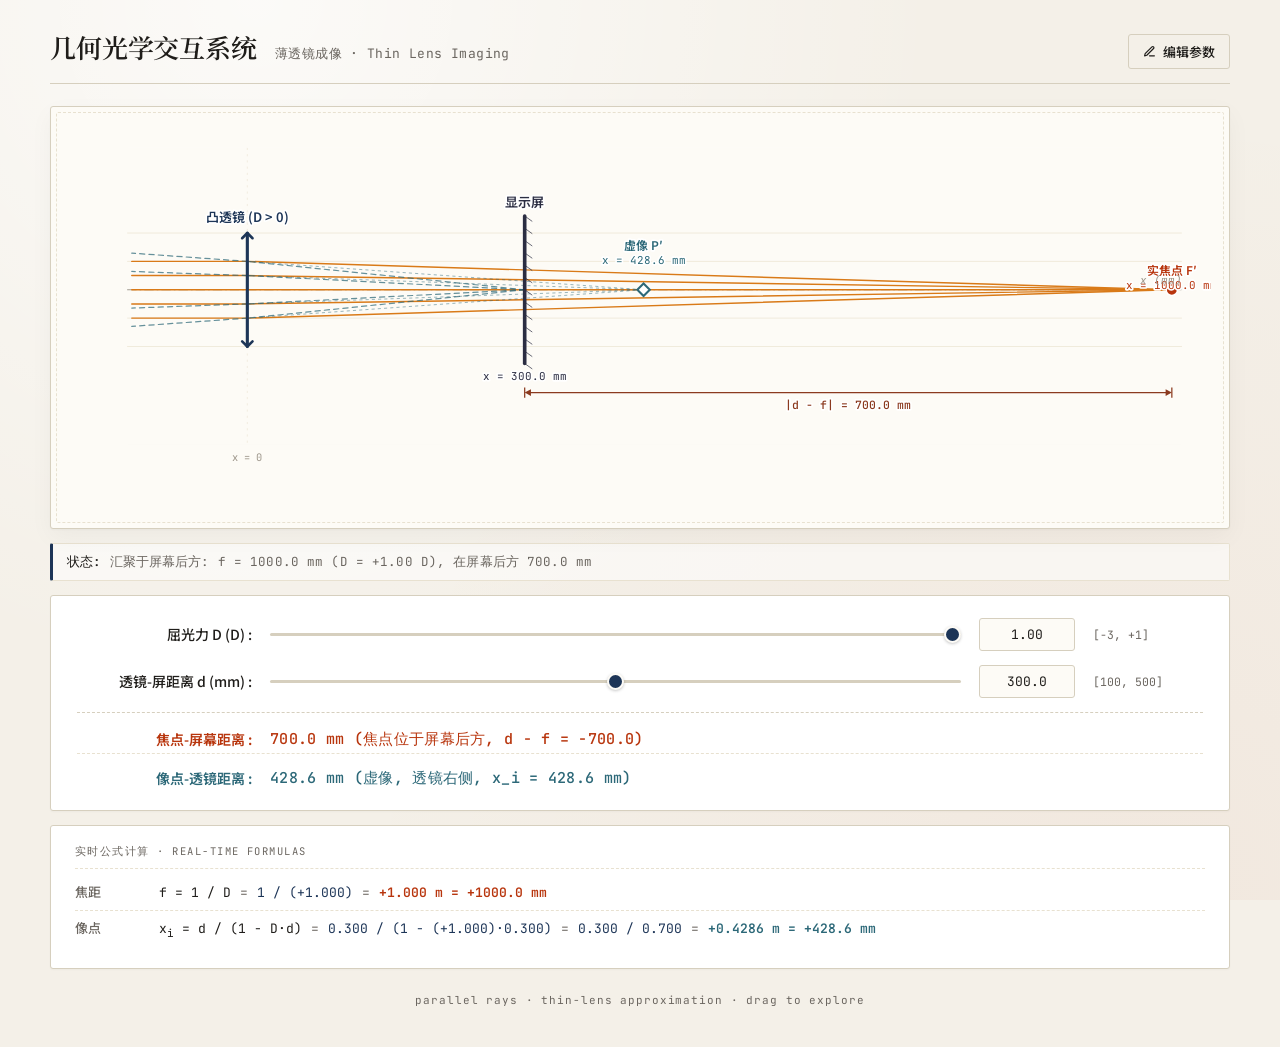
<file: optics_app.html>
<!DOCTYPE html>
<html lang="zh-CN">
<head>
<meta charset="UTF-8">
<meta name="viewport" content="width=device-width, initial-scale=1.0">
<title>几何光学交互系统 — 薄透镜成像</title>
<link rel="preconnect" href="https://fonts.googleapis.com">
<link rel="preconnect" href="https://fonts.gstatic.com" crossorigin>
<link href="https://fonts.googleapis.com/css2?family=Noto+Sans+SC:wght@400;500;600&family=Noto+Serif+SC:wght@500;600&family=JetBrains+Mono:wght@400;500;600&display=swap" rel="stylesheet">
<style>
:root {
  --bg: #f4f0e8;
  --paper: #fdfbf6;
  --panel: #ffffff;
  --text: #1f1d1a;
  --text-soft: #6b6660;
  --border: #d6cfbe;
  --border-soft: #e8e1d0;
  --accent: #b8350d;
  --accent-cool: #1d3557;
  --accent-warm: #d97a18;
  --accent-image: #2c6878;
  --accent-neutral: #7a7568;
}

* { box-sizing: border-box; }

html, body { margin: 0; padding: 0; }

body {
  font-family: 'Noto Sans SC', -apple-system, BlinkMacSystemFont, sans-serif;
  background-color: var(--bg);
  background-image:
    radial-gradient(circle at 20% 0%, rgba(255,255,255,0.7), transparent 50%),
    radial-gradient(circle at 90% 100%, rgba(184,53,13,0.045), transparent 55%);
  background-attachment: fixed;
  color: var(--text);
  padding: 28px 20px 40px;
  min-height: 100vh;
  font-feature-settings: "tnum", "kern";
  -webkit-font-smoothing: antialiased;
}

.container {
  max-width: 1180px;
  margin: 0 auto;
}

header {
  margin-bottom: 22px;
  display: flex;
  align-items: baseline;
  gap: 18px;
  flex-wrap: wrap;
  border-bottom: 1px solid var(--border);
  padding-bottom: 14px;
}

h1 {
  font-family: 'Noto Serif SC', serif;
  font-weight: 600;
  font-size: 26px;
  letter-spacing: -0.005em;
  margin: 0;
}

.subtitle {
  color: var(--text-soft);
  font-size: 13px;
  font-family: 'JetBrains Mono', monospace;
  letter-spacing: 0.03em;
}

.plot-card {
  background: var(--paper);
  border: 1px solid var(--border);
  border-radius: 3px;
  padding: 16px 18px 10px;
  box-shadow: 0 1px 2px rgba(0,0,0,0.03), 0 8px 24px rgba(0,0,0,0.04);
  position: relative;
}

.plot-card::before {
  content: '';
  position: absolute;
  inset: 5px;
  border: 1px dashed var(--border-soft);
  pointer-events: none;
  border-radius: 2px;
}

#plot {
  width: 100%;
  height: auto;
  display: block;
  position: relative;
  z-index: 1;
}

.status-bar {
  font-family: 'JetBrains Mono', monospace;
  font-size: 12.5px;
  color: var(--text-soft);
  margin-top: 14px;
  padding: 9px 14px;
  background: rgba(255, 255, 255, 0.55);
  border: 1px solid var(--border-soft);
  border-left: 3px solid var(--accent-cool);
  border-radius: 2px;
  letter-spacing: 0.01em;
}
.status-bar strong { color: var(--text); font-weight: 500; }

.controls {
  background: var(--panel);
  border: 1px solid var(--border);
  border-radius: 3px;
  padding: 22px 26px;
  margin-top: 14px;
  box-shadow: 0 1px 2px rgba(0,0,0,0.03);
}

.control-row {
  display: flex;
  align-items: center;
  gap: 18px;
  margin-bottom: 14px;
}
.control-row:last-of-type { margin-bottom: 0; }

.control-row label {
  flex-shrink: 0;
  width: 175px;
  text-align: right;
  font-weight: 500;
  font-size: 14px;
  color: var(--text);
}

.control-row .slider {
  flex: 1;
  min-width: 120px;
}

.control-row .num-input {
  width: 96px;
  padding: 7px 10px;
  border: 1px solid var(--border);
  border-radius: 3px;
  background: var(--paper);
  font-family: 'JetBrains Mono', monospace;
  font-size: 13px;
  text-align: center;
  color: var(--text);
  transition: border-color 0.15s, box-shadow 0.15s;
}
.control-row .num-input:focus {
  outline: none;
  border-color: var(--accent-cool);
  box-shadow: 0 0 0 3px rgba(29, 53, 87, 0.12);
}
/* hide spin buttons (clean look) */
.num-input::-webkit-inner-spin-button,
.num-input::-webkit-outer-spin-button { -webkit-appearance: none; margin: 0; }
.num-input { -moz-appearance: textfield; }

.range-hint {
  width: 110px;
  font-family: 'JetBrains Mono', monospace;
  font-size: 11.5px;
  color: var(--text-soft);
  text-align: left;
  flex-shrink: 0;
}

.info-row {
  display: flex;
  align-items: center;
  gap: 18px;
  padding-top: 16px;
  margin-top: 8px;
  border-top: 1px dashed var(--border);
}
.info-row .info-label {
  width: 175px;
  text-align: right;
  font-weight: 600;
  font-size: 14px;
  color: var(--accent);
}
#dist-display {
  font-family: 'JetBrains Mono', monospace;
  font-weight: 500;
  font-size: 15px;
  color: var(--accent);
  letter-spacing: 0.02em;
}

.info-row.image-row {
  padding-top: 14px;
  margin-top: 4px;
  border-top: 1px dashed var(--border-soft);
}
.info-row.image-row .info-label { color: var(--accent-image); }
#image-dist-display {
  font-family: 'JetBrains Mono', monospace;
  font-weight: 500;
  font-size: 15px;
  color: var(--accent-image);
  letter-spacing: 0.02em;
}

/* === 公式面板 === */
.formula-panel {
  background: var(--panel);
  border: 1px solid var(--border);
  border-radius: 3px;
  padding: 18px 24px;
  margin-top: 14px;
  box-shadow: 0 1px 2px rgba(0, 0, 0, 0.03);
}

.formula-title {
  font-family: 'JetBrains Mono', monospace;
  font-size: 10.5px;
  color: var(--text-soft);
  text-transform: uppercase;
  letter-spacing: 0.14em;
  padding-bottom: 9px;
  margin-bottom: 6px;
  border-bottom: 1px dashed var(--border-soft);
}

.formula-row {
  display: flex;
  align-items: baseline;
  gap: 14px;
  padding: 8px 0;
  font-size: 13px;
  line-height: 1.45;
}
.formula-row + .formula-row { border-top: 1px dashed var(--border-soft); }

.formula-tag {
  font-family: 'Noto Sans SC', sans-serif;
  color: var(--text-soft);
  white-space: nowrap;
  min-width: 70px;
  font-weight: 500;
  flex-shrink: 0;
}

.formula-expr {
  font-family: 'JetBrains Mono', monospace;
  color: var(--text);
  display: flex;
  flex-wrap: wrap;
  align-items: baseline;
  gap: 6px 8px;
}

.formula-expr .sym  { color: var(--text); }
.formula-expr .sub  { color: var(--accent-cool); }
.formula-expr .eq   { color: var(--text-soft); margin: 0 1px; }
.formula-expr .res  { color: var(--accent); font-weight: 600; }
.formula-expr .res-i{ color: var(--accent-image); font-weight: 600; }
.formula-expr .note { color: var(--text-soft); font-style: italic; font-family: 'Noto Sans SC', sans-serif; }

/* Slider — pure custom */
input[type="range"].slider {
  -webkit-appearance: none;
  appearance: none;
  background: transparent;
  height: 24px;
  cursor: pointer;
  margin: 0;
  padding: 0;
}
input[type="range"].slider::-webkit-slider-runnable-track {
  height: 3px;
  background: var(--border);
  border-radius: 2px;
}
input[type="range"].slider::-webkit-slider-thumb {
  -webkit-appearance: none;
  appearance: none;
  width: 17px;
  height: 17px;
  background: var(--accent-cool);
  border: 2px solid var(--paper);
  border-radius: 50%;
  margin-top: -7px;
  box-shadow: 0 1px 3px rgba(0,0,0,0.22);
  transition: transform 0.12s ease, background-color 0.12s ease;
}
input[type="range"].slider::-webkit-slider-thumb:hover {
  transform: scale(1.18);
  background: var(--accent);
}
input[type="range"].slider::-webkit-slider-thumb:active {
  transform: scale(1.05);
  background: var(--accent);
}
input[type="range"].slider::-moz-range-track {
  height: 3px;
  background: var(--border);
  border-radius: 2px;
  border: none;
}
input[type="range"].slider::-moz-range-thumb {
  width: 17px;
  height: 17px;
  background: var(--accent-cool);
  border: 2px solid var(--paper);
  border-radius: 50%;
  box-shadow: 0 1px 3px rgba(0,0,0,0.22);
  cursor: pointer;
}

footer {
  margin-top: 24px;
  text-align: center;
  color: var(--text-soft);
  font-size: 11px;
  font-family: 'JetBrains Mono', monospace;
  letter-spacing: 0.08em;
}

@media (max-width: 760px) {
  body { padding: 20px 12px 30px; }
  .control-row { flex-wrap: wrap; gap: 10px; }
  .control-row label { width: 100%; text-align: left; }
  .control-row .slider { flex-basis: 100%; order: 3; }
  .range-hint { width: auto; }
  .info-row { flex-wrap: wrap; }
  .info-row .info-label { width: 100%; text-align: left; }
}

/* === 头部编辑按钮 === */
.btn-edit {
  margin-left: auto;
  display: inline-flex;
  align-items: center;
  gap: 7px;
  padding: 7px 14px;
  background: transparent;
  border: 1px solid var(--border);
  border-radius: 3px;
  color: var(--text);
  font-family: 'Noto Sans SC', sans-serif;
  font-size: 13px;
  font-weight: 500;
  cursor: pointer;
  transition: all 0.15s;
}
.btn-edit:hover {
  background: var(--accent-cool);
  color: #ffffff;
  border-color: var(--accent-cool);
}
.btn-edit svg { width: 13px; height: 13px; }

/* === 模态对话框 === */
.overlay {
  position: fixed;
  inset: 0;
  background: rgba(31, 29, 26, 0.45);
  backdrop-filter: blur(3px);
  -webkit-backdrop-filter: blur(3px);
  display: flex;
  align-items: center;
  justify-content: center;
  z-index: 1000;
  animation: fadeIn 0.16s ease;
}
.overlay.hidden { display: none; }

@keyframes fadeIn { from { opacity: 0; } to { opacity: 1; } }
@keyframes slideUp { from { transform: translateY(14px); opacity: 0; } to { transform: translateY(0); opacity: 1; } }

.modal {
  background: var(--paper);
  border: 1px solid var(--border);
  border-radius: 4px;
  width: min(580px, 94vw);
  max-height: 92vh;
  overflow-y: auto;
  box-shadow: 0 24px 64px rgba(0, 0, 0, 0.22), 0 8px 22px rgba(0, 0, 0, 0.12);
  animation: slideUp 0.22s cubic-bezier(0.16, 1, 0.3, 1);
  display: flex;
  flex-direction: column;
}

.modal-header {
  display: flex;
  align-items: center;
  justify-content: space-between;
  padding: 16px 22px;
  border-bottom: 1px solid var(--border);
}
.modal-header h2 {
  font-family: 'Noto Serif SC', serif;
  font-size: 18px;
  font-weight: 600;
  margin: 0;
}
.modal-header .modal-sub {
  font-size: 11.5px;
  font-family: 'JetBrains Mono', monospace;
  color: var(--text-soft);
  letter-spacing: 0.05em;
}
.close-btn {
  background: none;
  border: none;
  font-size: 22px;
  line-height: 1;
  color: var(--text-soft);
  cursor: pointer;
  padding: 4px 8px;
  border-radius: 3px;
  transition: all 0.12s;
}
.close-btn:hover { color: var(--accent); background: rgba(0,0,0,0.04); }

.modal-body { padding: 18px 22px 8px; }

.section-title {
  font-size: 10.5px;
  font-family: 'JetBrains Mono', monospace;
  color: var(--text-soft);
  text-transform: uppercase;
  letter-spacing: 0.14em;
  margin: 14px 0 6px;
  padding-bottom: 5px;
  border-bottom: 1px solid var(--border-soft);
}
.section-title:first-child { margin-top: 0; }

.param-row {
  display: flex;
  align-items: center;
  gap: 12px;
  padding: 9px 0;
}
.param-row + .param-row { border-top: 1px dashed var(--border-soft); }

.param-info { flex: 1; min-width: 0; }
.param-name {
  font-family: 'JetBrains Mono', monospace;
  font-size: 13px;
  font-weight: 600;
  color: var(--accent-cool);
  letter-spacing: 0.01em;
}
.param-desc {
  display: block;
  font-size: 11.5px;
  color: var(--text-soft);
  margin-top: 1px;
}

.param-row input {
  width: 110px;
  padding: 7px 10px;
  border: 1px solid var(--border);
  border-radius: 3px;
  background: #ffffff;
  font-family: 'JetBrains Mono', monospace;
  font-size: 13px;
  text-align: center;
  color: var(--text);
  transition: border-color 0.15s, box-shadow 0.15s;
}
.param-row input:focus {
  outline: none;
  border-color: var(--accent-cool);
  box-shadow: 0 0 0 3px rgba(29, 53, 87, 0.12);
}
.param-row input::-webkit-inner-spin-button,
.param-row input::-webkit-outer-spin-button { -webkit-appearance: none; margin: 0; }
.param-row input { -moz-appearance: textfield; }

.error-box {
  margin: 10px 22px 0;
  padding: 8px 12px;
  background: rgba(184, 53, 13, 0.08);
  border-left: 3px solid var(--accent);
  border-radius: 2px;
  color: var(--accent);
  font-size: 12px;
  font-family: 'JetBrains Mono', monospace;
}
.error-box.hidden { display: none; }

.modal-footer {
  display: flex;
  gap: 10px;
  justify-content: flex-end;
  padding: 14px 22px;
  border-top: 1px solid var(--border);
  background: rgba(244, 240, 232, 0.5);
}

.btn {
  padding: 8px 18px;
  border: 1px solid transparent;
  border-radius: 3px;
  font-family: 'Noto Sans SC', sans-serif;
  font-size: 13px;
  font-weight: 500;
  cursor: pointer;
  transition: all 0.14s;
}
.btn-primary {
  background: var(--accent-cool);
  color: #ffffff;
}
.btn-primary:hover { background: #14283f; }
.btn-secondary {
  background: transparent;
  color: var(--text);
  border-color: var(--border);
}
.btn-secondary:hover { background: rgba(0, 0, 0, 0.04); border-color: var(--text-soft); }
.btn-ghost {
  background: transparent;
  color: var(--text-soft);
  border-color: transparent;
  margin-right: auto;
  padding-left: 6px;
}
.btn-ghost:hover { color: var(--accent); }
</style>
</head>
<body>
<div class="container">

  <header>
    <h1>几何光学交互系统</h1>
    <span class="subtitle">薄透镜成像 · Thin Lens Imaging</span>
    <button id="edit-btn" class="btn-edit" title="编辑参数 (E)">
      <svg viewBox="0 0 24 24" fill="none" stroke="currentColor" stroke-width="2.2" stroke-linecap="round" stroke-linejoin="round" aria-hidden="true">
        <path d="M12 20h9"/>
        <path d="M16.5 3.5a2.121 2.121 0 1 1 3 3L7 19l-4 1 1-4L16.5 3.5z"/>
      </svg>
      编辑参数
    </button>
  </header>

  <div class="plot-card">
    <svg id="plot" viewBox="0 0 1100 380" preserveAspectRatio="xMidYMid meet"></svg>
  </div>

  <div class="status-bar">
    <span id="status">状态: —</span>
  </div>

  <div class="controls">
    <div class="control-row">
      <label for="D-slider">屈光力  D (D) :</label>
      <input type="range"   id="D-slider" class="slider" min="-3" max="1" step="0.01" value="1.0">
      <input type="number"  id="D-input"  class="num-input" min="-3" max="1" step="0.01" value="1.00">
      <span class="range-hint">[−3, +1]</span>
    </div>

    <div class="control-row">
      <label for="d-slider">透镜-屏距离  d (mm) :</label>
      <input type="range"   id="d-slider" class="slider" min="100" max="500" step="1" value="300">
      <input type="number"  id="d-input"  class="num-input" min="100" max="500" step="0.1" value="300.0">
      <span class="range-hint">[100, 500]</span>
    </div>

    <div class="info-row">
      <span class="info-label">焦点-屏幕距离 :</span>
      <span id="dist-display">— mm</span>
    </div>

    <div class="info-row image-row">
      <span class="info-label">像点-透镜距离 :</span>
      <span id="image-dist-display">— mm</span>
    </div>
  </div>

  <div class="formula-panel">
    <div class="formula-title">实时公式计算  ·  REAL-TIME FORMULAS</div>
    <div id="formula-content"></div>
  </div>

  <footer>parallel rays · thin-lens approximation · drag to explore</footer>
</div>

<!-- ===== 参数编辑模态对话框 ===== -->
<div id="settings-overlay" class="overlay hidden" role="dialog" aria-modal="true" aria-labelledby="modal-title">
  <div class="modal" role="document">
    <div class="modal-header">
      <div>
        <h2 id="modal-title">编辑参数</h2>
        <div class="modal-sub">SYSTEM CONFIGURATION</div>
      </div>
      <button id="close-settings" class="close-btn" title="关闭 (Esc)" aria-label="关闭">×</button>
    </div>

    <div class="modal-body">
      <div class="section-title">滑轨范围</div>

      <div class="param-row">
        <div class="param-info">
          <span class="param-name">POWER_MIN</span>
          <span class="param-desc">屈光力下限 (D = 1/m)</span>
        </div>
        <input type="number" id="cfg-pow-min" step="any">
      </div>
      <div class="param-row">
        <div class="param-info">
          <span class="param-name">POWER_MAX</span>
          <span class="param-desc">屈光力上限 (D = 1/m)</span>
        </div>
        <input type="number" id="cfg-pow-max" step="any">
      </div>
      <div class="param-row">
        <div class="param-info">
          <span class="param-name">DIST_MIN</span>
          <span class="param-desc">透镜-屏距离下限 (mm), 必须 &gt; 0</span>
        </div>
        <input type="number" id="cfg-dist-min" step="any" min="0">
      </div>
      <div class="param-row">
        <div class="param-info">
          <span class="param-name">DIST_MAX</span>
          <span class="param-desc">透镜-屏距离上限 (mm)</span>
        </div>
        <input type="number" id="cfg-dist-max" step="any">
      </div>

      <div class="section-title">物理与几何</div>

      <div class="param-row">
        <div class="param-info">
          <span class="param-name">LENS_APERTURE</span>
          <span class="param-desc">透镜口径 (mm)</span>
        </div>
        <input type="number" id="cfg-aperture" step="any" min="0">
      </div>
      <div class="param-row">
        <div class="param-info">
          <span class="param-name">NUM_RAYS</span>
          <span class="param-desc">平行光线数 (整数, 1 ~ 50)</span>
        </div>
        <input type="number" id="cfg-num-rays" step="1" min="1" max="50">
      </div>
      <div class="param-row">
        <div class="param-info">
          <span class="param-name">RAY_START_OFFSET</span>
          <span class="param-desc">入射光起始位置 (mm, 透镜左侧)</span>
        </div>
        <input type="number" id="cfg-ray-offset" step="any" min="0">
      </div>
    </div>

    <div id="settings-error" class="error-box hidden"></div>

    <div class="modal-footer">
      <button id="reset-settings" class="btn btn-ghost" type="button">恢复默认</button>
      <button id="cancel-settings" class="btn btn-secondary" type="button">取消</button>
      <button id="save-settings"  class="btn btn-primary"  type="button">保存并应用</button>
    </div>
  </div>
</div>

<script>
"use strict";

// ============================================================
//  配置参数 (与 Python 版保持一致)
// ============================================================
const CONFIG = {
  POWER_MIN: -3.0, POWER_MAX: 1.0,     // 屈光力 D 范围 (单位 D = 1/m)
  DIST_MIN:  100.0, DIST_MAX: 500.0,   // 透镜-屏距离 d 范围 (mm)
  LENS_APERTURE: 60.0,                  // 透镜口径 (mm)
  NUM_RAYS: 5,                          // 平行光线数
  RAY_START_OFFSET: 120,                // 入射光起始位置 (mm, 透镜左侧)
  RAY_HEIGHT_FRAC: 0.5,                 // 光线张开范围 = 透镜半高 × 0.5
};

// SVG 尺寸 (viewBox 单位)
const SVG_W = 1100, SVG_H = 380;
const PAD = { L: 56, R: 28, T: 24, B: 70 };

// 颜色
const COLOR = {
  lensConvex:  '#1d3557',
  lensConcave: '#b8350d',
  lensNeutral: '#7a7568',
  ray:         '#d97a18',
  rayVirtual:  '#d97a18',
  screen:      '#2b2d42',
  focal:       '#b8350d',
  dim:         '#8b3a1f',
  axis:        '#9c958a',
  grid:        '#ece4d2',
  panel:       '#fdfbf6',
  image:       '#2c6878',
};

// ============================================================
//  状态
//   - D : 屈光力 (D = 1/m)
//   - d : 透镜-屏距离 (mm)
// ============================================================
const state = { D: 1.0, d: 300.0 };

// 像点远场常量
const IMG_FAR   = 1e5;     // |x_i| > 1e5 mm 视为无穷远像 (D·d→1000)

// DOM 引用
const svgEl   = document.getElementById('plot');
const DSlider = document.getElementById('D-slider');
const DInput  = document.getElementById('D-input');
const dSlider = document.getElementById('d-slider');
const dInput  = document.getElementById('d-input');
const statusEl= document.getElementById('status');
const distEl  = document.getElementById('dist-display');
const imageDistEl = document.getElementById('image-dist-display');
const formulaEl   = document.getElementById('formula-content');

// ============================================================
//  工具函数
// ============================================================
const clamp = (v, lo, hi) => Math.max(lo, Math.min(hi, v));
const fmt   = (v, n = 1) => v.toFixed(n);
// 带显式正号的格式化 (用于公式中的代入值)
const sgn = (v, n = 3) => (v >= 0 ? '+' : '') + v.toFixed(n);

// 由屈光力 D (1/m) 求焦距 f (mm). D=0 → f=±∞ (作 Infinity 处理)
function focalFromPower(D) {
  if (D === 0 || !Number.isFinite(D)) return Infinity;
  const f = 1000 / D;
  return Number.isFinite(f) ? f : Infinity;
}

// 把屏幕轴上点视作物点, 求其经透镜成像后的位置 x_i = f·d / (f-d)
// real=true  → 实像 (x_i < 0, 透镜左侧)
// real=false → 虚像 (x_i > 0, 与物同侧)
// real=true  → 实像 (x_i < 0, 透镜左侧)
// real=false → 虚像 (x_i > 0, 与物同侧)
// 屈光力形式: x_i (mm) = 1000·d / (1000 − D·d), 单位 D=1/m, d=mm
function computeImage(D, d) {
  const denom = 1000 - D * d;
  if (Math.abs(denom) < 0.5) {
    return { x: NaN, atInfinity: true, real: false };
  }
  const xi = 1000 * d / denom;
  if (!Number.isFinite(xi) || Math.abs(xi) > IMG_FAR) {
    return { x: xi, atInfinity: true, real: false };
  }
  return { x: xi, atInfinity: false, real: xi < 0 };
}

// ============================================================
//  渲染场景 (返回 SVG 内部内容字符串)
// ============================================================
function buildScene(img) {
  const { D, d } = state;
  const lensH   = CONFIG.LENS_APERTURE / 2;   // 30
  const screenH = lensH * 1.3;                // 39

  // 由屈光力换算焦距 (mm). D=0 严格表示焦距为无穷
  const f = focalFromPower(D);
  const focalIsInfinite = !Number.isFinite(f);

  // ---- 基础视野 (与焦距位置无关, 只取决于透镜和屏幕): ----
  const baseLeft  = -CONFIG.RAY_START_OFFSET - 10;
  const baseRight = d + 50;
  const baseRange = baseRight - baseLeft;

  // ---- 视野平滑扩展 ----
  // 旧逻辑用 "if |f| > FOCAL_FAR 则不纳入焦点" 这种离散判定, 使 D 从负至正
  // 滑过 0 附近时视野会一次性塌缩, 产生明显跳变. 改为对 |D| 的连续指数函数:
  //   ext = maxExt · (1 − exp(−|D| / τ))
  // D=0 时 ext=0 (基础视野); |D| 增大渐近 maxExt. 整段过程连续, 无跳变.
  const maxExt = baseRange * 1.5;
  const TAU    = 0.4;            // 衰减常数 (D=1 时已展开 ~92%)
  const extLeft  = D < 0 ? maxExt * (1 - Math.exp( D / TAU)) : 0;
  const extRight = D > 0 ? maxExt * (1 - Math.exp(-D / TAU)) : 0;

  let xLeft  = baseLeft  - extLeft;
  let xRight = baseRight + extRight;

  // ---- 像点扩展 (在已平滑扩展视野上, 加额外硬上限避免极端撑爆) ----
  let imgInView = !img.atInfinity;
  if (!img.atInfinity) {
    const m = Math.max(35, baseRange * 0.04);
    if (img.x < xLeft) {
      const desired = img.x - m;
      const cap = baseLeft - maxExt * 1.4;
      const newL = Math.max(cap, desired);
      imgInView = (newL <= desired + 1);
      xLeft = newL;
    } else if (img.x > xRight) {
      const desired = img.x + m;
      const cap = baseRight + maxExt * 1.4;
      const newR = Math.min(cap, desired);
      imgInView = (newR >= desired - 1);
      xRight = newR;
    }
  }

  // 焦点是否在最终视野范围内 (用于决定是否绘制焦点 / 标注 / 尺寸线)
  // 同时兼容下文使用的 focalAtInfinity 名称 (含义扩为 "焦点不在可视范围内")
  const focalInView = !focalIsInfinite && f >= xLeft - 0.5 && f <= xRight + 0.5;
  const focalAtInfinity = !focalInView;

  const yMag   = Math.max(lensH * 1.8, 60);
  const yTop   = yMag + 15;
  const yBot   = -(yMag + 22);

  // ---- 数据 -> SVG 像素的映射 ----
  const innerW = SVG_W - PAD.L - PAD.R;
  const innerH = SVG_H - PAD.T - PAD.B;
  const X = x => PAD.L + ((x - xLeft) / (xRight - xLeft)) * innerW;
  const Y = y => PAD.T + ((yTop - y)  / (yTop  - yBot )) * innerH;

  // 关键像素位置
  const X0 = X(0), Xd = X(d);
  // 焦点像素位置: D=0 时 f=∞, 给个占位 (下文绘制焦点已用 focalAtInfinity 保护)
  const Xf = Number.isFinite(f) ? X(f) : 0;
  const Yaxis = Y(0);
  const lensTop    = Y(lensH),    lensBot    = Y(-lensH);
  const screenTop  = Y(screenH),  screenBot  = Y(-screenH);

  // 镜片颜色 / 标签 (D=0 → 平板)
  const lensColor = D > 0 ? COLOR.lensConvex
                  : D < 0 ? COLOR.lensConcave
                  :         COLOR.lensNeutral;
  const lensLabel = D > 0 ? '凸透镜 (D > 0)'
                  : D < 0 ? '凹透镜 (D < 0)'
                  :         '平板 (D = 0, 不折射)';

  const out = [];

  // ============ 背景 & 网格 ============
  out.push(`<rect x="${PAD.L}" y="${PAD.T}" width="${innerW}" height="${innerH}" fill="${COLOR.panel}"/>`);
  // 横向参考线
  for (const gy of [-lensH, -lensH/2, lensH/2, lensH]) {
    const py = Y(gy);
    out.push(`<line x1="${PAD.L}" y1="${py}" x2="${SVG_W - PAD.R}" y2="${py}" stroke="${COLOR.grid}" stroke-width="0.7"/>`);
  }
  // 光轴 (点划线)
  out.push(`<line x1="${PAD.L}" y1="${Yaxis}" x2="${SVG_W - PAD.R}" y2="${Yaxis}" stroke="${COLOR.axis}" stroke-width="0.9" stroke-dasharray="9 3 1.5 3"/>`);
  // 透镜处虚竖线
  out.push(`<line x1="${X0}" y1="${PAD.T}" x2="${X0}" y2="${SVG_H - PAD.B}" stroke="${COLOR.grid}" stroke-width="0.6" stroke-dasharray="2 4"/>`);

  // ============ 光线 ============
  const rayHeights = [];
  for (let i = 0; i < CONFIG.NUM_RAYS; i++) {
    const t = CONFIG.NUM_RAYS === 1 ? 0 : (i / (CONFIG.NUM_RAYS - 1)) * 2 - 1;
    rayHeights.push(t * lensH * CONFIG.RAY_HEIGHT_FRAC);
  }
  for (const h of rayHeights) {
    // 入射段 (平行于光轴)
    out.push(`<line x1="${X(xLeft + 5)}" y1="${Y(h)}" x2="${X0}" y2="${Y(h)}" stroke="${COLOR.ray}" stroke-width="1.4" stroke-linecap="round"/>`);
    // 折射段: 斜率 = -h/f = -h·D/1000 (D=0 时斜率为 0, 光线保持水平)
    const slope = -h * D / 1000;
    const xEnd = xRight - 5;
    const yEnd = h + slope * xEnd;
    out.push(`<line x1="${X0}" y1="${Y(h)}" x2="${X(xEnd)}" y2="${Y(yEnd)}" stroke="${COLOR.ray}" stroke-width="1.4" stroke-linecap="round"/>`);
    // 凹透镜 (D<0): 虚线反向延长至虚焦点 (即使焦点超出视野, SVG 会自动裁剪线段)
    if (D < 0 && Number.isFinite(f) && Math.abs(h) > 0.1) {
      out.push(`<line x1="${X0}" y1="${Y(h)}" x2="${Xf}" y2="${Yaxis}" stroke="${COLOR.rayVirtual}" stroke-width="1.1" stroke-dasharray="5 4" opacity="0.55"/>`);
    }
  }

  // ============ 成像光线 (从屏幕物点出发, 青色虚线) ============
  // 物点位于屏幕轴上点 (d, 0). 取与平行光相同的射高 h, 但跳过 h≈0 的中央射线
  // (那条沿光轴, 与已有光轴线重合). 每条光线分为入射段(物→镜)与折射段(镜→像);
  // 若为虚像, 再用更细密虚线在镜片右侧反向延长至虚像点.
  if (!img.atInfinity) {
    for (const h of rayHeights) {
      if (Math.abs(h) < 0.5) continue;

      // 入射段: 物点 (d, 0) → 透镜 (0, h)
      out.push(`<line x1="${Xd}" y1="${Yaxis}" x2="${X0}" y2="${Y(h)}" stroke="${COLOR.image}" stroke-width="1.15" stroke-dasharray="5 4" opacity="0.72" stroke-linecap="round"/>`);

      // 折射段: 从 (0, h) 出发, 经过 (x_i, 0), 即斜率 -h / x_i
      const slopeI = -h / img.x;
      let xeI;
      if (img.real) {
        // 实像 (x_i < 0): 折射光真的会聚于 (x_i, 0), 略过一点用以显示发散
        xeI = Math.max(img.x - 30, xLeft + 5);
      } else {
        // 虚像 (x_i > 0): 折射光实际向左发散, 画到视野边缘
        xeI = xLeft + 5;
      }
      const yeI = h + slopeI * xeI;
      out.push(`<line x1="${X0}" y1="${Y(h)}" x2="${X(xeI)}" y2="${Y(yeI)}" stroke="${COLOR.image}" stroke-width="1.15" stroke-dasharray="5 4" opacity="0.72" stroke-linecap="round"/>`);

      // 虚像专有: 反向延长 (透镜右侧) 至虚像点, 用更细密虚线
      if (!img.real) {
        out.push(`<line x1="${X0}" y1="${Y(h)}" x2="${X(img.x)}" y2="${Yaxis}" stroke="${COLOR.image}" stroke-width="0.9" stroke-dasharray="3 3" opacity="0.5"/>`);
      }
    }
  }

  // ============ 透镜 (画在光线之上) ============
  out.push(`<line x1="${X0}" y1="${lensTop}" x2="${X0}" y2="${lensBot}" stroke="${lensColor}" stroke-width="3" stroke-linecap="round"/>`);
  const a = 5; // 箭头大小 (像素)
  if (D > 0) {
    out.push(`<polyline points="${X0-a},${lensTop+a} ${X0},${lensTop} ${X0+a},${lensTop+a}" fill="none" stroke="${lensColor}" stroke-width="2.5" stroke-linejoin="round" stroke-linecap="round"/>`);
    out.push(`<polyline points="${X0-a},${lensBot-a} ${X0},${lensBot} ${X0+a},${lensBot-a}" fill="none" stroke="${lensColor}" stroke-width="2.5" stroke-linejoin="round" stroke-linecap="round"/>`);
  } else if (D < 0) {
    out.push(`<polyline points="${X0-a},${lensTop-a} ${X0},${lensTop} ${X0+a},${lensTop-a}" fill="none" stroke="${lensColor}" stroke-width="2.5" stroke-linejoin="round" stroke-linecap="round"/>`);
    out.push(`<polyline points="${X0-a},${lensBot+a} ${X0},${lensBot} ${X0+a},${lensBot+a}" fill="none" stroke="${lensColor}" stroke-width="2.5" stroke-linejoin="round" stroke-linecap="round"/>`);
  }
  // D=0: 仅画竖线, 无箭头 (平板, 不折射)

  // ============ 显示屏 ============
  out.push(`<line x1="${Xd}" y1="${screenTop}" x2="${Xd}" y2="${screenBot}" stroke="${COLOR.screen}" stroke-width="3.5" stroke-linecap="round"/>`);
  const nHatch = 13;
  for (let i = 0; i < nHatch; i++) {
    const t = i / (nHatch - 1);
    const py = screenTop + t * (screenBot - screenTop);
    out.push(`<line x1="${Xd}" y1="${py}" x2="${Xd + 7}" y2="${py + 5}" stroke="${COLOR.screen}" stroke-width="0.9" opacity="0.75" stroke-linecap="round"/>`);
  }

  // ============ 焦点标记 ============
  if (!focalAtInfinity) {
    if (D > 0) {
      out.push(`<circle cx="${Xf}" cy="${Yaxis}" r="5.5" fill="${COLOR.focal}" stroke="#ffffff" stroke-width="1.5"/>`);
    } else {
      const t = 6;
      out.push(`<polygon points="${Xf},${Yaxis-t} ${Xf-t},${Yaxis+t*0.6} ${Xf+t},${Yaxis+t*0.6}" fill="${COLOR.focal}" stroke="#ffffff" stroke-width="1.3"/>`);
    }
  }

  // ============ 像点标记 (菱形, 实像=实心, 虚像=空心) ============
  if (!img.atInfinity && imgInView) {
    const Xi = X(img.x);
    const ds = 6;
    const dPath = `M ${Xi},${Yaxis-ds} L ${Xi+ds},${Yaxis} L ${Xi},${Yaxis+ds} L ${Xi-ds},${Yaxis} Z`;
    if (img.real) {
      out.push(`<path d="${dPath}" fill="${COLOR.image}" stroke="#ffffff" stroke-width="1.4"/>`);
    } else {
      out.push(`<path d="${dPath}" fill="#ffffff" stroke="${COLOR.image}" stroke-width="2"/>`);
    }
  }

  // ============ 文字标签 ============
  const SANS = `font-family="'Noto Sans SC', sans-serif"`;
  const MONO = `font-family="'JetBrains Mono', monospace"`;
  // 用 paint-order: stroke fill 制造白色描边, 避免与图形重叠
  const haloStyle = `paint-order="stroke" stroke="#ffffff" stroke-width="3.2" stroke-linejoin="round"`;

  // 透镜标签 (在镜上方)
  out.push(`<text x="${X0}" y="${lensTop - 11}" text-anchor="middle" ${SANS} font-size="12.5" font-weight="600" fill="${lensColor}" ${haloStyle}>${lensLabel}</text>`);

  // 屏幕标签
  out.push(`<text x="${Xd}" y="${screenTop - 9}"  text-anchor="middle" ${SANS} font-size="12.5" font-weight="600" fill="${COLOR.screen}" ${haloStyle}>显示屏</text>`);
  out.push(`<text x="${Xd}" y="${screenBot + 16}" text-anchor="middle" ${MONO} font-size="10.5" fill="${COLOR.screen}" ${haloStyle}>x = ${fmt(d)} mm</text>`);

  // 焦点标签 (双行, 白色描边避免与光线重叠) — 焦距无穷时不画
  if (!focalAtInfinity) {
    const fpName = D > 0 ? `实焦点 F′` : `虚焦点 F′`;
    const fpVal  = `x = ${fmt(f)} mm`;
    out.push(`<text x="${Xf}" y="${Yaxis - 14}" text-anchor="middle" ${SANS} font-size="11.5" font-weight="600" fill="${COLOR.focal}" ${haloStyle}>${fpName}</text>`);
    out.push(`<text x="${Xf}" y="${Yaxis - 14 + 13}" text-anchor="middle" ${MONO} font-size="10.5" fill="${COLOR.focal}" ${haloStyle}>${fpVal}</text>`);
  }

  // 像点标签 (放在比焦点标签更高的位置, 避免共位时重叠)
  if (!img.atInfinity && imgInView) {
    const Xi = X(img.x);
    const imName = img.real ? '实像 P′' : '虚像 P′';
    const imVal  = `x = ${fmt(img.x)} mm`;
    out.push(`<text x="${Xi}" y="${Yaxis - 38}" text-anchor="middle" ${SANS} font-size="11.5" font-weight="600" fill="${COLOR.image}" ${haloStyle}>${imName}</text>`);
    out.push(`<text x="${Xi}" y="${Yaxis - 25}" text-anchor="middle" ${MONO} font-size="10.5" fill="${COLOR.image}" ${haloStyle}>${imVal}</text>`);
  } else if (!img.atInfinity && !imgInView) {
    // 像点出视野, 在对应边缘显示提示
    const farLeft = img.x < xLeft;
    const edgeX   = farLeft ? (PAD.L + 60) : (SVG_W - PAD.R - 60);
    const arrow   = farLeft ? '◄ ' : ' ►';
    const imName  = img.real ? '实像 P′' : '虚像 P′';
    out.push(`<text x="${edgeX}" y="${Yaxis - 38}" text-anchor="middle" ${SANS} font-size="11.5" font-weight="600" fill="${COLOR.image}" ${haloStyle}>${farLeft ? arrow + imName : imName + arrow}</text>`);
    out.push(`<text x="${edgeX}" y="${Yaxis - 25}" text-anchor="middle" ${MONO} font-size="10.5" fill="${COLOR.image}" ${haloStyle}>x = ${fmt(img.x)} mm</text>`);
  }

  // ============ 尺寸标注: 焦点 ↔ 屏幕 (焦距无穷时不画) ============
  if (!focalAtInfinity) {
    const gap = d - f;
    if (Math.abs(gap) > 0.5) {
      const dimY = Math.max(lensBot, screenBot) + 28;
      const x1d = Math.min(f, d), x2d = Math.max(f, d);
      const P1 = X(x1d), P2 = X(x2d);
      // 界线 (两端短竖线)
      out.push(`<line x1="${P1}" y1="${dimY-5}" x2="${P1}" y2="${dimY+5}" stroke="${COLOR.dim}" stroke-width="1.2"/>`);
      out.push(`<line x1="${P2}" y1="${dimY-5}" x2="${P2}" y2="${dimY+5}" stroke="${COLOR.dim}" stroke-width="1.2"/>`);
      // 中段线
      out.push(`<line x1="${P1+5}" y1="${dimY}" x2="${P2-5}" y2="${dimY}" stroke="${COLOR.dim}" stroke-width="1.25"/>`);
      // 箭头
      const ah = 6;
      out.push(`<polygon points="${P1},${dimY} ${P1+ah},${dimY-ah*0.55} ${P1+ah},${dimY+ah*0.55}" fill="${COLOR.dim}"/>`);
      out.push(`<polygon points="${P2},${dimY} ${P2-ah},${dimY-ah*0.55} ${P2-ah},${dimY+ah*0.55}" fill="${COLOR.dim}"/>`);
      // 中部标签
      const mid = (P1 + P2) / 2;
      out.push(`<text x="${mid}" y="${dimY + 16}" text-anchor="middle" ${MONO} font-size="11" font-weight="500" fill="${COLOR.dim}" ${haloStyle}>|d − f| = ${fmt(Math.abs(gap))} mm</text>`);
    }
  }

  // ============ 坐标轴提示 ============
  out.push(`<text x="${X0}" y="${SVG_H - PAD.B + 16}" text-anchor="middle" ${MONO} font-size="10" fill="${COLOR.axis}">x = 0</text>`);
  out.push(`<text x="${SVG_W - PAD.R}" y="${Yaxis - 6}" text-anchor="end" ${MONO} font-size="10.5" fill="${COLOR.axis}" font-style="italic">x (mm)</text>`);

  return out.join('');
}

// ============================================================
//  状态文字 + 距离显示
// ============================================================
function updateTexts(img) {
  const { D, d } = state;
  const f = focalFromPower(D);
  let status, distText;

  if (D === 0) {
    status   = `D = 0 (平板, 不折射):  平行光保持平行,  焦点位于无穷远`;
    distText = `—  mm    (焦距无穷远,  d − f → −∞)`;
  } else {
    const gap = d - f;
    const fStr = `f = ${fmt(f)} mm  (D = ${sgn(D, 2)} D)`;
    if (D > 0) {
      if (Math.abs(gap) < 0.5) {
        status   = `焦点恰好落在屏幕上:  ${fStr},  d = ${fmt(d)} mm`;
        distText = `0.0 mm     (焦点恰好在屏幕上)`;
      } else if (gap > 0) {
        status   = `汇聚于屏幕前方:  ${fStr},  距屏幕 ${fmt(gap)} mm`;
        distText = `${fmt(gap)} mm     (焦点位于屏幕前方,  d − f = ${fmt(gap)})`;
      } else {
        status   = `汇聚于屏幕后方:  ${fStr},  在屏幕后方 ${fmt(-gap)} mm`;
        distText = `${fmt(-gap)} mm     (焦点位于屏幕后方,  d − f = ${fmt(gap)})`;
      }
    } else {
      status   = `发散光:  虚焦点位于透镜左侧 ${fStr}  (透镜左方 ${fmt(-f)} mm)`;
      distText = `${fmt(gap)} mm     (虚焦点在屏幕左侧,  d − f = ${fmt(gap)})`;
    }
  }
  statusEl.innerHTML = `<strong>状态:</strong>  ${status}`;
  distEl.textContent = distText;

  // 像点-透镜距离 (透镜位于 x=0, 故距离 = |x_i|)
  let imgText;
  if (img.atInfinity) {
    imgText = `—  mm    (像点位于无穷远, D·d ≈ 1)`;
  } else {
    const id = Math.abs(img.x);
    const ty = img.real ? '实像' : '虚像';
    const side = img.real ? '透镜左侧' : '透镜右侧';
    imgText = `${fmt(id)} mm     (${ty},  ${side},  x_i = ${fmt(img.x)} mm)`;
  }
  imageDistEl.textContent = imgText;
}

// ============================================================
//  公式面板: 实时显示焦距和像点的计算过程
// ============================================================
function updateFormulas(img) {
  const { D, d } = state;
  const dm = d / 1000;   // d in meters

  // 包裹值: 正数显式带 "+", 负数用 Unicode "−" 看着舒服
  const wrap = (v, n=3) => {
    const s = v.toFixed(n);
    if (v < 0) return `(−${(-v).toFixed(n)})`;
    return `(+${s})`;
  };

  // ── 焦距公式: f = 1/D ──
  let focalRow;
  if (D === 0) {
    focalRow = `
      <div class="formula-row">
        <span class="formula-tag">焦距</span>
        <span class="formula-expr">
          <span class="sym">f = 1 / D</span><span class="eq">=</span>
          <span class="sub">1 / 0</span><span class="eq">=</span>
          <span class="res">∞</span>
          <span class="note">(透镜不折射, 平行光不汇聚)</span>
        </span>
      </div>`;
  } else {
    const fM  = 1 / D;
    const fMM = 1000 / D;
    focalRow = `
      <div class="formula-row">
        <span class="formula-tag">焦距</span>
        <span class="formula-expr">
          <span class="sym">f = 1 / D</span><span class="eq">=</span>
          <span class="sub">1 / ${wrap(D, 3)}</span><span class="eq">=</span>
          <span class="res">${sgn(fM, 3)} m  =  ${sgn(fMM, 1)} mm</span>
        </span>
      </div>`;
  }

  // ── 像点公式: x_i = d / (1 − D·d) ──
  const Dd      = D * dm;
  const denom   = 1 - Dd;
  let imageRow;
  if (Math.abs(denom) < 5e-4) {
    imageRow = `
      <div class="formula-row">
        <span class="formula-tag">像点</span>
        <span class="formula-expr">
          <span class="sym">x<sub>i</sub> = d / (1 − D·d)</span><span class="eq">=</span>
          <span class="sub">${dm.toFixed(3)} / (1 − ${Dd.toFixed(3)})</span><span class="eq">=</span>
          <span class="sub">${dm.toFixed(3)} / 0</span><span class="eq">=</span>
          <span class="res-i">∞</span>
          <span class="note">(屏幕处于焦面, 像位于无穷远)</span>
        </span>
      </div>`;
  } else {
    const xiM  = dm / denom;
    const xiMM = xiM * 1000;
    imageRow = `
      <div class="formula-row">
        <span class="formula-tag">像点</span>
        <span class="formula-expr">
          <span class="sym">x<sub>i</sub> = d / (1 − D·d)</span><span class="eq">=</span>
          <span class="sub">${dm.toFixed(3)} / (1 − ${wrap(D, 3)}·${dm.toFixed(3)})</span><span class="eq">=</span>
          <span class="sub">${dm.toFixed(3)} / ${denom.toFixed(3)}</span><span class="eq">=</span>
          <span class="res-i">${sgn(xiM, 4)} m  =  ${sgn(xiMM, 1)} mm</span>
        </span>
      </div>`;
  }

  formulaEl.innerHTML = focalRow + imageRow;
}

function update() {
  const img = computeImage(state.D, state.d);
  svgEl.innerHTML = buildScene(img);
  updateTexts(img);
  updateFormulas(img);
}

// ============================================================
//  事件绑定 (滑轨 <-> 输入框 双向同步)
// ============================================================
function setD(v) {
  const nv0 = parseFloat(v);
  if (!Number.isFinite(nv0)) return;
  const nv = clamp(nv0, CONFIG.POWER_MIN, CONFIG.POWER_MAX);
  state.D = nv;
  // 不覆盖正在编辑的元素
  if (document.activeElement !== DSlider) DSlider.value = nv;
  if (document.activeElement !== DInput)  DInput.value  = nv.toFixed(2);
  update();
}

function setDist(v) {
  const nv0 = parseFloat(v);
  if (!Number.isFinite(nv0)) return;
  const nv = clamp(nv0, CONFIG.DIST_MIN, CONFIG.DIST_MAX);
  state.d = nv;
  if (document.activeElement !== dSlider) dSlider.value = nv;
  if (document.activeElement !== dInput)  dInput.value  = nv.toFixed(1);
  update();
}

DSlider.addEventListener('input',  e => setD(e.target.value));
dSlider.addEventListener('input',  e => setDist(e.target.value));
DInput .addEventListener('input',  e => setD(e.target.value));
dInput .addEventListener('input',  e => setDist(e.target.value));
// 编辑完成时, 把显示规整为合适小数位
DInput.addEventListener('change', () => { DInput.value = state.D.toFixed(2); });
dInput.addEventListener('change', () => { dInput.value = state.d.toFixed(1); });
DInput.addEventListener('blur',   () => { DInput.value = state.D.toFixed(2); });
dInput.addEventListener('blur',   () => { dInput.value = state.d.toFixed(1); });

// ============================================================
//  初始渲染
// ============================================================
DSlider.value = state.D; DInput.value = state.D.toFixed(2);
dSlider.value = state.d; dInput.value = state.d.toFixed(1);
update();

// 字体加载完成后重绘一次, 让带描边的标签像素位置稳定
if (document.fonts && document.fonts.ready) {
  document.fonts.ready.then(() => update());
}

// ============================================================
//  参数编辑模态对话框
// ============================================================
const DEFAULTS = Object.freeze({ ...CONFIG });

const overlay   = document.getElementById('settings-overlay');
const editBtn   = document.getElementById('edit-btn');
const closeBtn  = document.getElementById('close-settings');
const cancelBtn = document.getElementById('cancel-settings');
const resetBtn  = document.getElementById('reset-settings');
const saveBtn   = document.getElementById('save-settings');
const errorEl   = document.getElementById('settings-error');

// 参数 key -> 输入框 id
const CFG_FIELDS = {
  POWER_MIN:        'cfg-pow-min',
  POWER_MAX:        'cfg-pow-max',
  DIST_MIN:         'cfg-dist-min',
  DIST_MAX:         'cfg-dist-max',
  LENS_APERTURE:    'cfg-aperture',
  NUM_RAYS:         'cfg-num-rays',
  RAY_START_OFFSET: 'cfg-ray-offset',
};
const INT_FIELDS = new Set(['NUM_RAYS']);

// range-hint 元素引用 (按出现顺序: D 在前, d 在后)
const rangeHints = document.querySelectorAll('.range-hint');
// 用 Unicode "−" 渲染负号 (与初始 HTML 一致)
const fmtRange = (lo, hi) => {
  const a = lo < 0 ? '−' + Math.abs(lo) : '+' + lo;
  const b = hi < 0 ? '−' + Math.abs(hi) : '+' + hi;
  return `[${a}, ${b}]`;
};
const fmtRangeMM = (lo, hi) => `[${lo}, ${hi}]`;

function fillSettingsForm(src) {
  for (const [key, id] of Object.entries(CFG_FIELDS)) {
    document.getElementById(id).value = src[key];
  }
  errorEl.classList.add('hidden');
}

function readSettingsForm() {
  const c = {};
  for (const [key, id] of Object.entries(CFG_FIELDS)) {
    const raw = document.getElementById(id).value;
    const v = INT_FIELDS.has(key) ? parseInt(raw, 10) : parseFloat(raw);
    c[key] = v;
  }
  return c;
}

function validateSettings(c) {
  const errs = [];
  for (const [k, v] of Object.entries(c)) {
    if (!Number.isFinite(v)) errs.push(`${k} 必须是有效数值`);
  }
  if (errs.length) return errs;
  if (c.POWER_MIN >= c.POWER_MAX) errs.push('POWER_MIN 必须小于 POWER_MAX');
  if (c.DIST_MIN  >= c.DIST_MAX ) errs.push('DIST_MIN 必须小于 DIST_MAX');
  if (c.DIST_MIN  <= 0)           errs.push('DIST_MIN 必须大于 0');
  if (c.LENS_APERTURE <= 0)       errs.push('LENS_APERTURE 必须大于 0');
  if (!Number.isInteger(c.NUM_RAYS) || c.NUM_RAYS < 1 || c.NUM_RAYS > 50)
                                  errs.push('NUM_RAYS 必须是 1 ~ 50 之间的整数');
  if (c.RAY_START_OFFSET <= 0)    errs.push('RAY_START_OFFSET 必须大于 0');
  return errs;
}

function applySettings(c) {
  // 写入运行时 CONFIG (保留 RAY_HEIGHT_FRAC)
  for (const k of Object.keys(CFG_FIELDS)) CONFIG[k] = c[k];

  // 更新滑轨 / 输入框的范围属性
  DSlider.min = c.POWER_MIN; DSlider.max = c.POWER_MAX;
  DInput.min  = c.POWER_MIN; DInput.max  = c.POWER_MAX;
  dSlider.min = c.DIST_MIN;  dSlider.max = c.DIST_MAX;
  dInput.min  = c.DIST_MIN;  dInput.max  = c.DIST_MAX;

  // 更新范围提示文字
  if (rangeHints.length >= 2) {
    rangeHints[0].textContent = fmtRange  (c.POWER_MIN, c.POWER_MAX);
    rangeHints[1].textContent = fmtRangeMM(c.DIST_MIN,  c.DIST_MAX);
  }

  // 当前 state 越界时裁剪回新范围
  state.D = clamp(state.D, c.POWER_MIN, c.POWER_MAX);
  state.d = clamp(state.d, c.DIST_MIN,  c.DIST_MAX);
  DSlider.value = state.D; DInput.value = state.D.toFixed(2);
  dSlider.value = state.d; dInput.value = state.d.toFixed(1);

  update();
}

function openSettings() {
  fillSettingsForm(CONFIG);
  overlay.classList.remove('hidden');
  // 自动 focus 第一项
  setTimeout(() => document.getElementById('cfg-pow-min').focus(), 30);
}
function closeSettings() { overlay.classList.add('hidden'); }

editBtn  .addEventListener('click', openSettings);
closeBtn .addEventListener('click', closeSettings);
cancelBtn.addEventListener('click', closeSettings);

overlay.addEventListener('click', e => { if (e.target === overlay) closeSettings(); });
document.addEventListener('keydown', e => {
  if (e.key === 'Escape' && !overlay.classList.contains('hidden')) closeSettings();
  // 按 E 打开 (输入框聚焦时除外)
  if ((e.key === 'e' || e.key === 'E') && overlay.classList.contains('hidden')) {
    const t = e.target;
    if (!t || (t.tagName !== 'INPUT' && t.tagName !== 'TEXTAREA')) {
      e.preventDefault(); openSettings();
    }
  }
});

resetBtn.addEventListener('click', () => fillSettingsForm(DEFAULTS));

saveBtn.addEventListener('click', () => {
  const c = readSettingsForm();
  const errors = validateSettings(c);
  if (errors.length) {
    errorEl.textContent = '错误: ' + errors.join('; ');
    errorEl.classList.remove('hidden');
    return;
  }
  applySettings(c);
  closeSettings();
});

// 回车 = 保存
overlay.addEventListener('keydown', e => {
  if (e.key === 'Enter') { e.preventDefault(); saveBtn.click(); }
});
</script>
</body>
</html>
</file>
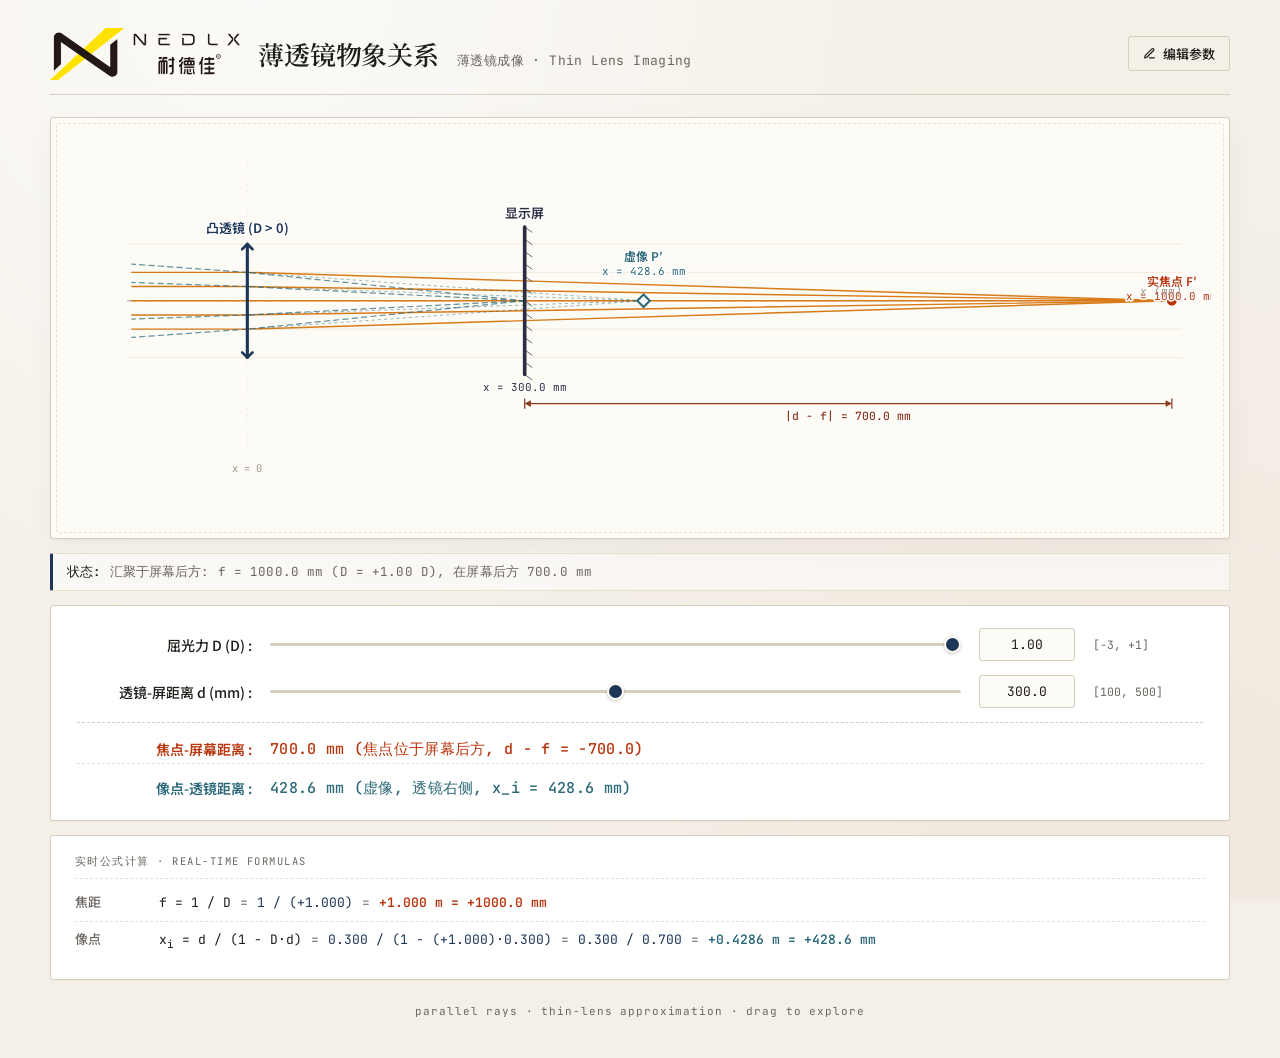
<file: preview.html>
<!DOCTYPE html>
<html lang="zh-CN">
<head>
<meta charset="UTF-8">
<meta name="viewport" content="width=device-width, initial-scale=1.0">
<title>薄透镜物象关系</title>
<link rel="preconnect" href="https://fonts.googleapis.com">
<link rel="preconnect" href="https://fonts.gstatic.com" crossorigin>
<link href="https://fonts.googleapis.com/css2?family=Noto+Sans+SC:wght@400;500;600&family=Noto+Serif+SC:wght@500;600&family=JetBrains+Mono:wght@400;500;600&display=swap" rel="stylesheet">
<style>
:root {
  --bg: #f4f0e8;
  --paper: #fdfbf6;
  --panel: #ffffff;
  --text: #1f1d1a;
  --text-soft: #6b6660;
  --border: #d6cfbe;
  --border-soft: #e8e1d0;
  --accent: #b8350d;
  --accent-cool: #1d3557;
  --accent-warm: #d97a18;
  --accent-image: #2c6878;
  --accent-neutral: #7a7568;
}

* { box-sizing: border-box; }

html, body { margin: 0; padding: 0; }

body {
  font-family: 'Noto Sans SC', -apple-system, BlinkMacSystemFont, sans-serif;
  background-color: var(--bg);
  background-image:
    radial-gradient(circle at 20% 0%, rgba(255,255,255,0.7), transparent 50%),
    radial-gradient(circle at 90% 100%, rgba(184,53,13,0.045), transparent 55%);
  background-attachment: fixed;
  color: var(--text);
  padding: 28px 20px 40px;
  min-height: 100vh;
  font-feature-settings: "tnum", "kern";
  -webkit-font-smoothing: antialiased;
}

.container {
  max-width: 1180px;
  margin: 0 auto;
}

header {
  margin-bottom: 22px;
  display: flex;
  align-items: center;
  gap: 18px;
  flex-wrap: wrap;
  border-bottom: 1px solid var(--border);
  padding-bottom: 14px;
}

.brand-logo {
  width: 190px;
  height: auto;
  display: block;
  object-fit: contain;
  flex: 0 0 auto;
}

.title-group {
  display: flex;
  align-items: baseline;
  gap: 18px;
  flex-wrap: wrap;
  min-width: 0;
}

h1 {
  font-family: 'Noto Serif SC', serif;
  font-weight: 600;
  font-size: 26px;
  letter-spacing: -0.005em;
  margin: 0;
}

.subtitle {
  color: var(--text-soft);
  font-size: 13px;
  font-family: 'JetBrains Mono', monospace;
  letter-spacing: 0.03em;
}

.plot-card {
  background: var(--paper);
  border: 1px solid var(--border);
  border-radius: 3px;
  padding: 16px 18px 10px;
  box-shadow: 0 1px 2px rgba(0,0,0,0.03), 0 8px 24px rgba(0,0,0,0.04);
  position: relative;
}

.plot-card::before {
  content: '';
  position: absolute;
  inset: 5px;
  border: 1px dashed var(--border-soft);
  pointer-events: none;
  border-radius: 2px;
}

#plot {
  width: 100%;
  height: auto;
  display: block;
  position: relative;
  z-index: 1;
}

.status-bar {
  font-family: 'JetBrains Mono', monospace;
  font-size: 12.5px;
  color: var(--text-soft);
  margin-top: 14px;
  padding: 9px 14px;
  background: rgba(255, 255, 255, 0.55);
  border: 1px solid var(--border-soft);
  border-left: 3px solid var(--accent-cool);
  border-radius: 2px;
  letter-spacing: 0.01em;
}
.status-bar strong { color: var(--text); font-weight: 500; }

.controls {
  background: var(--panel);
  border: 1px solid var(--border);
  border-radius: 3px;
  padding: 22px 26px;
  margin-top: 14px;
  box-shadow: 0 1px 2px rgba(0,0,0,0.03);
}

.control-row {
  display: flex;
  align-items: center;
  gap: 18px;
  margin-bottom: 14px;
}
.control-row:last-of-type { margin-bottom: 0; }

.control-row label {
  flex-shrink: 0;
  width: 175px;
  text-align: right;
  font-weight: 500;
  font-size: 14px;
  color: var(--text);
}

.control-row .slider {
  flex: 1;
  min-width: 120px;
}

.control-row .num-input {
  width: 96px;
  padding: 7px 10px;
  border: 1px solid var(--border);
  border-radius: 3px;
  background: var(--paper);
  font-family: 'JetBrains Mono', monospace;
  font-size: 13px;
  text-align: center;
  color: var(--text);
  transition: border-color 0.15s, box-shadow 0.15s;
}
.control-row .num-input:focus {
  outline: none;
  border-color: var(--accent-cool);
  box-shadow: 0 0 0 3px rgba(29, 53, 87, 0.12);
}
/* hide spin buttons (clean look) */
.num-input::-webkit-inner-spin-button,
.num-input::-webkit-outer-spin-button { -webkit-appearance: none; margin: 0; }
.num-input { -moz-appearance: textfield; }

.range-hint {
  width: 110px;
  font-family: 'JetBrains Mono', monospace;
  font-size: 11.5px;
  color: var(--text-soft);
  text-align: left;
  flex-shrink: 0;
}

.info-row {
  display: flex;
  align-items: center;
  gap: 18px;
  padding-top: 16px;
  margin-top: 8px;
  border-top: 1px dashed var(--border);
}
.info-row .info-label {
  width: 175px;
  text-align: right;
  font-weight: 600;
  font-size: 14px;
  color: var(--accent);
}
#dist-display {
  font-family: 'JetBrains Mono', monospace;
  font-weight: 500;
  font-size: 15px;
  color: var(--accent);
  letter-spacing: 0.02em;
}

.info-row.image-row {
  padding-top: 14px;
  margin-top: 4px;
  border-top: 1px dashed var(--border-soft);
}
.info-row.image-row .info-label { color: var(--accent-image); }
#image-dist-display {
  font-family: 'JetBrains Mono', monospace;
  font-weight: 500;
  font-size: 15px;
  color: var(--accent-image);
  letter-spacing: 0.02em;
}

/* === 公式面板 === */
.formula-panel {
  background: var(--panel);
  border: 1px solid var(--border);
  border-radius: 3px;
  padding: 18px 24px;
  margin-top: 14px;
  box-shadow: 0 1px 2px rgba(0, 0, 0, 0.03);
}

.formula-title {
  font-family: 'JetBrains Mono', monospace;
  font-size: 10.5px;
  color: var(--text-soft);
  text-transform: uppercase;
  letter-spacing: 0.14em;
  padding-bottom: 9px;
  margin-bottom: 6px;
  border-bottom: 1px dashed var(--border-soft);
}

.formula-row {
  display: flex;
  align-items: baseline;
  gap: 14px;
  padding: 8px 0;
  font-size: 13px;
  line-height: 1.45;
}
.formula-row + .formula-row { border-top: 1px dashed var(--border-soft); }

.formula-tag {
  font-family: 'Noto Sans SC', sans-serif;
  color: var(--text-soft);
  white-space: nowrap;
  min-width: 70px;
  font-weight: 500;
  flex-shrink: 0;
}

.formula-expr {
  font-family: 'JetBrains Mono', monospace;
  color: var(--text);
  display: flex;
  flex-wrap: wrap;
  align-items: baseline;
  gap: 6px 8px;
}

.formula-expr .sym  { color: var(--text); }
.formula-expr .sub  { color: var(--accent-cool); }
.formula-expr .eq   { color: var(--text-soft); margin: 0 1px; }
.formula-expr .res  { color: var(--accent); font-weight: 600; }
.formula-expr .res-i{ color: var(--accent-image); font-weight: 600; }
.formula-expr .note { color: var(--text-soft); font-style: italic; font-family: 'Noto Sans SC', sans-serif; }

/* Slider — pure custom */
input[type="range"].slider {
  -webkit-appearance: none;
  appearance: none;
  background: transparent;
  height: 24px;
  cursor: pointer;
  margin: 0;
  padding: 0;
}
input[type="range"].slider::-webkit-slider-runnable-track {
  height: 3px;
  background: var(--border);
  border-radius: 2px;
}
input[type="range"].slider::-webkit-slider-thumb {
  -webkit-appearance: none;
  appearance: none;
  width: 17px;
  height: 17px;
  background: var(--accent-cool);
  border: 2px solid var(--paper);
  border-radius: 50%;
  margin-top: -7px;
  box-shadow: 0 1px 3px rgba(0,0,0,0.22);
  transition: transform 0.12s ease, background-color 0.12s ease;
}
input[type="range"].slider::-webkit-slider-thumb:hover {
  transform: scale(1.18);
  background: var(--accent);
}
input[type="range"].slider::-webkit-slider-thumb:active {
  transform: scale(1.05);
  background: var(--accent);
}
input[type="range"].slider::-moz-range-track {
  height: 3px;
  background: var(--border);
  border-radius: 2px;
  border: none;
}
input[type="range"].slider::-moz-range-thumb {
  width: 17px;
  height: 17px;
  background: var(--accent-cool);
  border: 2px solid var(--paper);
  border-radius: 50%;
  box-shadow: 0 1px 3px rgba(0,0,0,0.22);
  cursor: pointer;
}

footer {
  margin-top: 24px;
  text-align: center;
  color: var(--text-soft);
  font-size: 11px;
  font-family: 'JetBrains Mono', monospace;
  letter-spacing: 0.08em;
}

@media (max-width: 760px) {
  body { padding: 20px 12px 30px; }
  .brand-logo { width: 150px; }
  .title-group { width: 100%; gap: 8px 14px; }
  .control-row { flex-wrap: wrap; gap: 10px; }
  .control-row label { width: 100%; text-align: left; }
  .control-row .slider { flex-basis: 100%; order: 3; }
  .range-hint { width: auto; }
  .info-row { flex-wrap: wrap; }
  .info-row .info-label { width: 100%; text-align: left; }
}

/* === 头部编辑按钮 === */
.btn-edit {
  margin-left: auto;
  display: inline-flex;
  align-items: center;
  gap: 7px;
  padding: 7px 14px;
  background: transparent;
  border: 1px solid var(--border);
  border-radius: 3px;
  color: var(--text);
  font-family: 'Noto Sans SC', sans-serif;
  font-size: 13px;
  font-weight: 500;
  cursor: pointer;
  transition: all 0.15s;
}
.btn-edit:hover {
  background: var(--accent-cool);
  color: #ffffff;
  border-color: var(--accent-cool);
}
.btn-edit svg { width: 13px; height: 13px; }

/* === 模态对话框 === */
.overlay {
  position: fixed;
  inset: 0;
  background: rgba(31, 29, 26, 0.45);
  backdrop-filter: blur(3px);
  -webkit-backdrop-filter: blur(3px);
  display: flex;
  align-items: center;
  justify-content: center;
  z-index: 1000;
  animation: fadeIn 0.16s ease;
}
.overlay.hidden { display: none; }

@keyframes fadeIn { from { opacity: 0; } to { opacity: 1; } }
@keyframes slideUp { from { transform: translateY(14px); opacity: 0; } to { transform: translateY(0); opacity: 1; } }

.modal {
  background: var(--paper);
  border: 1px solid var(--border);
  border-radius: 4px;
  width: min(580px, 94vw);
  max-height: 92vh;
  overflow-y: auto;
  box-shadow: 0 24px 64px rgba(0, 0, 0, 0.22), 0 8px 22px rgba(0, 0, 0, 0.12);
  animation: slideUp 0.22s cubic-bezier(0.16, 1, 0.3, 1);
  display: flex;
  flex-direction: column;
}

.modal-header {
  display: flex;
  align-items: center;
  justify-content: space-between;
  padding: 16px 22px;
  border-bottom: 1px solid var(--border);
}
.modal-header h2 {
  font-family: 'Noto Serif SC', serif;
  font-size: 18px;
  font-weight: 600;
  margin: 0;
}
.modal-header .modal-sub {
  font-size: 11.5px;
  font-family: 'JetBrains Mono', monospace;
  color: var(--text-soft);
  letter-spacing: 0.05em;
}
.close-btn {
  background: none;
  border: none;
  font-size: 22px;
  line-height: 1;
  color: var(--text-soft);
  cursor: pointer;
  padding: 4px 8px;
  border-radius: 3px;
  transition: all 0.12s;
}
.close-btn:hover { color: var(--accent); background: rgba(0,0,0,0.04); }

.modal-body { padding: 18px 22px 8px; }

.section-title {
  font-size: 10.5px;
  font-family: 'JetBrains Mono', monospace;
  color: var(--text-soft);
  text-transform: uppercase;
  letter-spacing: 0.14em;
  margin: 14px 0 6px;
  padding-bottom: 5px;
  border-bottom: 1px solid var(--border-soft);
}
.section-title:first-child { margin-top: 0; }

.param-row {
  display: flex;
  align-items: center;
  gap: 12px;
  padding: 9px 0;
}
.param-row + .param-row { border-top: 1px dashed var(--border-soft); }

.param-info { flex: 1; min-width: 0; }
.param-name {
  font-family: 'JetBrains Mono', monospace;
  font-size: 13px;
  font-weight: 600;
  color: var(--accent-cool);
  letter-spacing: 0.01em;
}
.param-desc {
  display: block;
  font-size: 11.5px;
  color: var(--text-soft);
  margin-top: 1px;
}

.param-row input {
  width: 110px;
  padding: 7px 10px;
  border: 1px solid var(--border);
  border-radius: 3px;
  background: #ffffff;
  font-family: 'JetBrains Mono', monospace;
  font-size: 13px;
  text-align: center;
  color: var(--text);
  transition: border-color 0.15s, box-shadow 0.15s;
}
.param-row input:focus {
  outline: none;
  border-color: var(--accent-cool);
  box-shadow: 0 0 0 3px rgba(29, 53, 87, 0.12);
}
.param-row input::-webkit-inner-spin-button,
.param-row input::-webkit-outer-spin-button { -webkit-appearance: none; margin: 0; }
.param-row input { -moz-appearance: textfield; }

.error-box {
  margin: 10px 22px 0;
  padding: 8px 12px;
  background: rgba(184, 53, 13, 0.08);
  border-left: 3px solid var(--accent);
  border-radius: 2px;
  color: var(--accent);
  font-size: 12px;
  font-family: 'JetBrains Mono', monospace;
}
.error-box.hidden { display: none; }

.modal-footer {
  display: flex;
  gap: 10px;
  justify-content: flex-end;
  padding: 14px 22px;
  border-top: 1px solid var(--border);
  background: rgba(244, 240, 232, 0.5);
}

.btn {
  padding: 8px 18px;
  border: 1px solid transparent;
  border-radius: 3px;
  font-family: 'Noto Sans SC', sans-serif;
  font-size: 13px;
  font-weight: 500;
  cursor: pointer;
  transition: all 0.14s;
}
.btn-primary {
  background: var(--accent-cool);
  color: #ffffff;
}
.btn-primary:hover { background: #14283f; }
.btn-secondary {
  background: transparent;
  color: var(--text);
  border-color: var(--border);
}
.btn-secondary:hover { background: rgba(0, 0, 0, 0.04); border-color: var(--text-soft); }
.btn-ghost {
  background: transparent;
  color: var(--text-soft);
  border-color: transparent;
  margin-right: auto;
  padding-left: 6px;
}
.btn-ghost:hover { color: var(--accent); }
</style>
</head>
<body>
<div class="container">

  <header>
    <img class="brand-logo" src="[data-uri]" alt="NEDLX 耐德佳 logo">
    <div class="title-group">
      <h1>薄透镜物象关系</h1>
      <span class="subtitle">薄透镜成像 · Thin Lens Imaging</span>
    </div>
    <button id="edit-btn" class="btn-edit" title="编辑参数 (E)">
      <svg viewBox="0 0 24 24" fill="none" stroke="currentColor" stroke-width="2.2" stroke-linecap="round" stroke-linejoin="round" aria-hidden="true">
        <path d="M12 20h9"/>
        <path d="M16.5 3.5a2.121 2.121 0 1 1 3 3L7 19l-4 1 1-4L16.5 3.5z"/>
      </svg>
      编辑参数
    </button>
  </header>

  <div class="plot-card">
    <svg id="plot" viewBox="0 0 1100 380" preserveAspectRatio="xMidYMid meet"></svg>
  </div>

  <div class="status-bar">
    <span id="status">状态: —</span>
  </div>

  <div class="controls">
    <div class="control-row">
      <label for="D-slider">屈光力  D (D) :</label>
      <input type="range"   id="D-slider" class="slider" min="-3" max="1" step="0.01" value="1.0">
      <input type="number"  id="D-input"  class="num-input" min="-3" max="1" step="0.01" value="1.00">
      <span class="range-hint">[−3, +1]</span>
    </div>

    <div class="control-row">
      <label for="d-slider">透镜-屏距离  d (mm) :</label>
      <input type="range"   id="d-slider" class="slider" min="100" max="500" step="1" value="300">
      <input type="number"  id="d-input"  class="num-input" min="100" max="500" step="0.1" value="300.0">
      <span class="range-hint">[100, 500]</span>
    </div>

    <div class="info-row">
      <span class="info-label">焦点-屏幕距离 :</span>
      <span id="dist-display">— mm</span>
    </div>

    <div class="info-row image-row">
      <span class="info-label">像点-透镜距离 :</span>
      <span id="image-dist-display">— mm</span>
    </div>
  </div>

  <div class="formula-panel">
    <div class="formula-title">实时公式计算  ·  REAL-TIME FORMULAS</div>
    <div id="formula-content"></div>
  </div>

  <footer>parallel rays · thin-lens approximation · drag to explore</footer>
</div>

<!-- ===== 参数编辑模态对话框 ===== -->
<div id="settings-overlay" class="overlay hidden" role="dialog" aria-modal="true" aria-labelledby="modal-title">
  <div class="modal" role="document">
    <div class="modal-header">
      <div>
        <h2 id="modal-title">编辑参数</h2>
        <div class="modal-sub">SYSTEM CONFIGURATION</div>
      </div>
      <button id="close-settings" class="close-btn" title="关闭 (Esc)" aria-label="关闭">×</button>
    </div>

    <div class="modal-body">
      <div class="section-title">滑轨范围</div>

      <div class="param-row">
        <div class="param-info">
          <span class="param-name">POWER_MIN</span>
          <span class="param-desc">屈光力下限 (D = 1/m)</span>
        </div>
        <input type="number" id="cfg-pow-min" step="any">
      </div>
      <div class="param-row">
        <div class="param-info">
          <span class="param-name">POWER_MAX</span>
          <span class="param-desc">屈光力上限 (D = 1/m)</span>
        </div>
        <input type="number" id="cfg-pow-max" step="any">
      </div>
      <div class="param-row">
        <div class="param-info">
          <span class="param-name">DIST_MIN</span>
          <span class="param-desc">透镜-屏距离下限 (mm), 必须 &gt; 0</span>
        </div>
        <input type="number" id="cfg-dist-min" step="any" min="0">
      </div>
      <div class="param-row">
        <div class="param-info">
          <span class="param-name">DIST_MAX</span>
          <span class="param-desc">透镜-屏距离上限 (mm)</span>
        </div>
        <input type="number" id="cfg-dist-max" step="any">
      </div>

      <div class="section-title">物理与几何</div>

      <div class="param-row">
        <div class="param-info">
          <span class="param-name">LENS_APERTURE</span>
          <span class="param-desc">透镜口径 (mm)</span>
        </div>
        <input type="number" id="cfg-aperture" step="any" min="0">
      </div>
      <div class="param-row">
        <div class="param-info">
          <span class="param-name">NUM_RAYS</span>
          <span class="param-desc">平行光线数 (整数, 1 ~ 50)</span>
        </div>
        <input type="number" id="cfg-num-rays" step="1" min="1" max="50">
      </div>
      <div class="param-row">
        <div class="param-info">
          <span class="param-name">RAY_START_OFFSET</span>
          <span class="param-desc">入射光起始位置 (mm, 透镜左侧)</span>
        </div>
        <input type="number" id="cfg-ray-offset" step="any" min="0">
      </div>
    </div>

    <div id="settings-error" class="error-box hidden"></div>

    <div class="modal-footer">
      <button id="reset-settings" class="btn btn-ghost" type="button">恢复默认</button>
      <button id="cancel-settings" class="btn btn-secondary" type="button">取消</button>
      <button id="save-settings"  class="btn btn-primary"  type="button">保存并应用</button>
    </div>
  </div>
</div>

<script>
"use strict";

// ============================================================
//  配置参数 (与 Python 版保持一致)
// ============================================================
const CONFIG = {
  POWER_MIN: -3.0, POWER_MAX: 1.0,     // 屈光力 D 范围 (单位 D = 1/m)
  DIST_MIN:  100.0, DIST_MAX: 500.0,   // 透镜-屏距离 d 范围 (mm)
  LENS_APERTURE: 60.0,                  // 透镜口径 (mm)
  NUM_RAYS: 5,                          // 平行光线数
  RAY_START_OFFSET: 120,                // 入射光起始位置 (mm, 透镜左侧)
  RAY_HEIGHT_FRAC: 0.5,                 // 光线张开范围 = 透镜半高 × 0.5
};

// SVG 尺寸 (viewBox 单位)
const SVG_W = 1100, SVG_H = 380;
const PAD = { L: 56, R: 28, T: 24, B: 70 };

// 颜色
const COLOR = {
  lensConvex:  '#1d3557',
  lensConcave: '#b8350d',
  lensNeutral: '#7a7568',
  ray:         '#d97a18',
  rayVirtual:  '#d97a18',
  screen:      '#2b2d42',
  focal:       '#b8350d',
  dim:         '#8b3a1f',
  axis:        '#9c958a',
  grid:        '#ece4d2',
  panel:       '#fdfbf6',
  image:       '#2c6878',
};

// ============================================================
//  状态
//   - D : 屈光力 (D = 1/m)
//   - d : 透镜-屏距离 (mm)
// ============================================================
const state = { D: 1.0, d: 300.0 };

// 像点远场常量
const IMG_FAR   = 1e5;     // |x_i| > 1e5 mm 视为无穷远像 (D·d→1000)

// DOM 引用
const svgEl   = document.getElementById('plot');
const DSlider = document.getElementById('D-slider');
const DInput  = document.getElementById('D-input');
const dSlider = document.getElementById('d-slider');
const dInput  = document.getElementById('d-input');
const statusEl= document.getElementById('status');
const distEl  = document.getElementById('dist-display');
const imageDistEl = document.getElementById('image-dist-display');
const formulaEl   = document.getElementById('formula-content');

// ============================================================
//  工具函数
// ============================================================
const clamp = (v, lo, hi) => Math.max(lo, Math.min(hi, v));
const fmt   = (v, n = 1) => v.toFixed(n);
// 带显式正号的格式化 (用于公式中的代入值)
const sgn = (v, n = 3) => (v >= 0 ? '+' : '') + v.toFixed(n);

// 由屈光力 D (1/m) 求焦距 f (mm). D=0 → f=±∞ (作 Infinity 处理)
function focalFromPower(D) {
  if (D === 0 || !Number.isFinite(D)) return Infinity;
  const f = 1000 / D;
  return Number.isFinite(f) ? f : Infinity;
}

// 把屏幕轴上点视作物点, 求其经透镜成像后的位置 x_i = f·d / (f-d)
// real=true  → 实像 (x_i < 0, 透镜左侧)
// real=false → 虚像 (x_i > 0, 与物同侧)
// real=true  → 实像 (x_i < 0, 透镜左侧)
// real=false → 虚像 (x_i > 0, 与物同侧)
// 屈光力形式: x_i (mm) = 1000·d / (1000 − D·d), 单位 D=1/m, d=mm
function computeImage(D, d) {
  const denom = 1000 - D * d;
  if (Math.abs(denom) < 0.5) {
    return { x: NaN, atInfinity: true, real: false };
  }
  const xi = 1000 * d / denom;
  if (!Number.isFinite(xi) || Math.abs(xi) > IMG_FAR) {
    return { x: xi, atInfinity: true, real: false };
  }
  return { x: xi, atInfinity: false, real: xi < 0 };
}

// ============================================================
//  渲染场景 (返回 SVG 内部内容字符串)
// ============================================================
function buildScene(img) {
  const { D, d } = state;
  const lensH   = CONFIG.LENS_APERTURE / 2;   // 30
  const screenH = lensH * 1.3;                // 39

  // 由屈光力换算焦距 (mm). D=0 严格表示焦距为无穷
  const f = focalFromPower(D);
  const focalIsInfinite = !Number.isFinite(f);

  // ---- 基础视野 (与焦距位置无关, 只取决于透镜和屏幕): ----
  const baseLeft  = -CONFIG.RAY_START_OFFSET - 10;
  const baseRight = d + 50;
  const baseRange = baseRight - baseLeft;

  // ---- 视野平滑扩展 ----
  // 旧逻辑用 "if |f| > FOCAL_FAR 则不纳入焦点" 这种离散判定, 使 D 从负至正
  // 滑过 0 附近时视野会一次性塌缩, 产生明显跳变. 改为对 |D| 的连续指数函数:
  //   ext = maxExt · (1 − exp(−|D| / τ))
  // D=0 时 ext=0 (基础视野); |D| 增大渐近 maxExt. 整段过程连续, 无跳变.
  const maxExt = baseRange * 1.5;
  const TAU    = 0.4;            // 衰减常数 (D=1 时已展开 ~92%)
  const extLeft  = D < 0 ? maxExt * (1 - Math.exp( D / TAU)) : 0;
  const extRight = D > 0 ? maxExt * (1 - Math.exp(-D / TAU)) : 0;

  let xLeft  = baseLeft  - extLeft;
  let xRight = baseRight + extRight;

  // ---- 像点扩展 (在已平滑扩展视野上, 加额外硬上限避免极端撑爆) ----
  let imgInView = !img.atInfinity;
  if (!img.atInfinity) {
    const m = Math.max(35, baseRange * 0.04);
    if (img.x < xLeft) {
      const desired = img.x - m;
      const cap = baseLeft - maxExt * 1.4;
      const newL = Math.max(cap, desired);
      imgInView = (newL <= desired + 1);
      xLeft = newL;
    } else if (img.x > xRight) {
      const desired = img.x + m;
      const cap = baseRight + maxExt * 1.4;
      const newR = Math.min(cap, desired);
      imgInView = (newR >= desired - 1);
      xRight = newR;
    }
  }

  // 焦点是否在最终视野范围内 (用于决定是否绘制焦点 / 标注 / 尺寸线)
  // 同时兼容下文使用的 focalAtInfinity 名称 (含义扩为 "焦点不在可视范围内")
  const focalInView = !focalIsInfinite && f >= xLeft - 0.5 && f <= xRight + 0.5;
  const focalAtInfinity = !focalInView;

  const yMag   = Math.max(lensH * 1.8, 60);
  const yTop   = yMag + 15;
  const yBot   = -(yMag + 22);

  // ---- 数据 -> SVG 像素的映射 ----
  const innerW = SVG_W - PAD.L - PAD.R;
  const innerH = SVG_H - PAD.T - PAD.B;
  const X = x => PAD.L + ((x - xLeft) / (xRight - xLeft)) * innerW;
  const Y = y => PAD.T + ((yTop - y)  / (yTop  - yBot )) * innerH;

  // 关键像素位置
  const X0 = X(0), Xd = X(d);
  // 焦点像素位置: D=0 时 f=∞, 给个占位 (下文绘制焦点已用 focalAtInfinity 保护)
  const Xf = Number.isFinite(f) ? X(f) : 0;
  const Yaxis = Y(0);
  const lensTop    = Y(lensH),    lensBot    = Y(-lensH);
  const screenTop  = Y(screenH),  screenBot  = Y(-screenH);

  // 镜片颜色 / 标签 (D=0 → 平板)
  const lensColor = D > 0 ? COLOR.lensConvex
                  : D < 0 ? COLOR.lensConcave
                  :         COLOR.lensNeutral;
  const lensLabel = D > 0 ? '凸透镜 (D > 0)'
                  : D < 0 ? '凹透镜 (D < 0)'
                  :         '平板 (D = 0, 不折射)';

  const out = [];

  // ============ 背景 & 网格 ============
  out.push(`<rect x="${PAD.L}" y="${PAD.T}" width="${innerW}" height="${innerH}" fill="${COLOR.panel}"/>`);
  // 横向参考线
  for (const gy of [-lensH, -lensH/2, lensH/2, lensH]) {
    const py = Y(gy);
    out.push(`<line x1="${PAD.L}" y1="${py}" x2="${SVG_W - PAD.R}" y2="${py}" stroke="${COLOR.grid}" stroke-width="0.7"/>`);
  }
  // 光轴 (点划线)
  out.push(`<line x1="${PAD.L}" y1="${Yaxis}" x2="${SVG_W - PAD.R}" y2="${Yaxis}" stroke="${COLOR.axis}" stroke-width="0.9" stroke-dasharray="9 3 1.5 3"/>`);
  // 透镜处虚竖线
  out.push(`<line x1="${X0}" y1="${PAD.T}" x2="${X0}" y2="${SVG_H - PAD.B}" stroke="${COLOR.grid}" stroke-width="0.6" stroke-dasharray="2 4"/>`);

  // ============ 光线 ============
  const rayHeights = [];
  for (let i = 0; i < CONFIG.NUM_RAYS; i++) {
    const t = CONFIG.NUM_RAYS === 1 ? 0 : (i / (CONFIG.NUM_RAYS - 1)) * 2 - 1;
    rayHeights.push(t * lensH * CONFIG.RAY_HEIGHT_FRAC);
  }
  for (const h of rayHeights) {
    // 入射段 (平行于光轴)
    out.push(`<line x1="${X(xLeft + 5)}" y1="${Y(h)}" x2="${X0}" y2="${Y(h)}" stroke="${COLOR.ray}" stroke-width="1.4" stroke-linecap="round"/>`);
    // 折射段: 斜率 = -h/f = -h·D/1000 (D=0 时斜率为 0, 光线保持水平)
    const slope = -h * D / 1000;
    const xEnd = xRight - 5;
    const yEnd = h + slope * xEnd;
    out.push(`<line x1="${X0}" y1="${Y(h)}" x2="${X(xEnd)}" y2="${Y(yEnd)}" stroke="${COLOR.ray}" stroke-width="1.4" stroke-linecap="round"/>`);
    // 凹透镜 (D<0): 虚线反向延长至虚焦点 (即使焦点超出视野, SVG 会自动裁剪线段)
    if (D < 0 && Number.isFinite(f) && Math.abs(h) > 0.1) {
      out.push(`<line x1="${X0}" y1="${Y(h)}" x2="${Xf}" y2="${Yaxis}" stroke="${COLOR.rayVirtual}" stroke-width="1.1" stroke-dasharray="5 4" opacity="0.55"/>`);
    }
  }

  // ============ 成像光线 (从屏幕物点出发, 青色虚线) ============
  // 物点位于屏幕轴上点 (d, 0). 取与平行光相同的射高 h, 但跳过 h≈0 的中央射线
  // (那条沿光轴, 与已有光轴线重合). 每条光线分为入射段(物→镜)与折射段(镜→像);
  // 若为虚像, 再用更细密虚线在镜片右侧反向延长至虚像点.
  if (!img.atInfinity) {
    for (const h of rayHeights) {
      if (Math.abs(h) < 0.5) continue;

      // 入射段: 物点 (d, 0) → 透镜 (0, h)
      out.push(`<line x1="${Xd}" y1="${Yaxis}" x2="${X0}" y2="${Y(h)}" stroke="${COLOR.image}" stroke-width="1.15" stroke-dasharray="5 4" opacity="0.72" stroke-linecap="round"/>`);

      // 折射段: 从 (0, h) 出发, 经过 (x_i, 0), 即斜率 -h / x_i
      const slopeI = -h / img.x;
      let xeI;
      if (img.real) {
        // 实像 (x_i < 0): 折射光真的会聚于 (x_i, 0), 略过一点用以显示发散
        xeI = Math.max(img.x - 30, xLeft + 5);
      } else {
        // 虚像 (x_i > 0): 折射光实际向左发散, 画到视野边缘
        xeI = xLeft + 5;
      }
      const yeI = h + slopeI * xeI;
      out.push(`<line x1="${X0}" y1="${Y(h)}" x2="${X(xeI)}" y2="${Y(yeI)}" stroke="${COLOR.image}" stroke-width="1.15" stroke-dasharray="5 4" opacity="0.72" stroke-linecap="round"/>`);

      // 虚像专有: 反向延长 (透镜右侧) 至虚像点, 用更细密虚线
      if (!img.real) {
        out.push(`<line x1="${X0}" y1="${Y(h)}" x2="${X(img.x)}" y2="${Yaxis}" stroke="${COLOR.image}" stroke-width="0.9" stroke-dasharray="3 3" opacity="0.5"/>`);
      }
    }
  }

  // ============ 透镜 (画在光线之上) ============
  out.push(`<line x1="${X0}" y1="${lensTop}" x2="${X0}" y2="${lensBot}" stroke="${lensColor}" stroke-width="3" stroke-linecap="round"/>`);
  const a = 5; // 箭头大小 (像素)
  if (D > 0) {
    out.push(`<polyline points="${X0-a},${lensTop+a} ${X0},${lensTop} ${X0+a},${lensTop+a}" fill="none" stroke="${lensColor}" stroke-width="2.5" stroke-linejoin="round" stroke-linecap="round"/>`);
    out.push(`<polyline points="${X0-a},${lensBot-a} ${X0},${lensBot} ${X0+a},${lensBot-a}" fill="none" stroke="${lensColor}" stroke-width="2.5" stroke-linejoin="round" stroke-linecap="round"/>`);
  } else if (D < 0) {
    out.push(`<polyline points="${X0-a},${lensTop-a} ${X0},${lensTop} ${X0+a},${lensTop-a}" fill="none" stroke="${lensColor}" stroke-width="2.5" stroke-linejoin="round" stroke-linecap="round"/>`);
    out.push(`<polyline points="${X0-a},${lensBot+a} ${X0},${lensBot} ${X0+a},${lensBot+a}" fill="none" stroke="${lensColor}" stroke-width="2.5" stroke-linejoin="round" stroke-linecap="round"/>`);
  }
  // D=0: 仅画竖线, 无箭头 (平板, 不折射)

  // ============ 显示屏 ============
  out.push(`<line x1="${Xd}" y1="${screenTop}" x2="${Xd}" y2="${screenBot}" stroke="${COLOR.screen}" stroke-width="3.5" stroke-linecap="round"/>`);
  const nHatch = 13;
  for (let i = 0; i < nHatch; i++) {
    const t = i / (nHatch - 1);
    const py = screenTop + t * (screenBot - screenTop);
    out.push(`<line x1="${Xd}" y1="${py}" x2="${Xd + 7}" y2="${py + 5}" stroke="${COLOR.screen}" stroke-width="0.9" opacity="0.75" stroke-linecap="round"/>`);
  }

  // ============ 焦点标记 ============
  if (!focalAtInfinity) {
    if (D > 0) {
      out.push(`<circle cx="${Xf}" cy="${Yaxis}" r="5.5" fill="${COLOR.focal}" stroke="#ffffff" stroke-width="1.5"/>`);
    } else {
      const t = 6;
      out.push(`<polygon points="${Xf},${Yaxis-t} ${Xf-t},${Yaxis+t*0.6} ${Xf+t},${Yaxis+t*0.6}" fill="${COLOR.focal}" stroke="#ffffff" stroke-width="1.3"/>`);
    }
  }

  // ============ 像点标记 (菱形, 实像=实心, 虚像=空心) ============
  if (!img.atInfinity && imgInView) {
    const Xi = X(img.x);
    const ds = 6;
    const dPath = `M ${Xi},${Yaxis-ds} L ${Xi+ds},${Yaxis} L ${Xi},${Yaxis+ds} L ${Xi-ds},${Yaxis} Z`;
    if (img.real) {
      out.push(`<path d="${dPath}" fill="${COLOR.image}" stroke="#ffffff" stroke-width="1.4"/>`);
    } else {
      out.push(`<path d="${dPath}" fill="#ffffff" stroke="${COLOR.image}" stroke-width="2"/>`);
    }
  }

  // ============ 文字标签 ============
  const SANS = `font-family="'Noto Sans SC', sans-serif"`;
  const MONO = `font-family="'JetBrains Mono', monospace"`;
  // 用 paint-order: stroke fill 制造白色描边, 避免与图形重叠
  const haloStyle = `paint-order="stroke" stroke="#ffffff" stroke-width="3.2" stroke-linejoin="round"`;

  // 透镜标签 (在镜上方)
  out.push(`<text x="${X0}" y="${lensTop - 11}" text-anchor="middle" ${SANS} font-size="12.5" font-weight="600" fill="${lensColor}" ${haloStyle}>${lensLabel}</text>`);

  // 屏幕标签
  out.push(`<text x="${Xd}" y="${screenTop - 9}"  text-anchor="middle" ${SANS} font-size="12.5" font-weight="600" fill="${COLOR.screen}" ${haloStyle}>显示屏</text>`);
  out.push(`<text x="${Xd}" y="${screenBot + 16}" text-anchor="middle" ${MONO} font-size="10.5" fill="${COLOR.screen}" ${haloStyle}>x = ${fmt(d)} mm</text>`);

  // 焦点标签 (双行, 白色描边避免与光线重叠) — 焦距无穷时不画
  if (!focalAtInfinity) {
    const fpName = D > 0 ? `实焦点 F′` : `虚焦点 F′`;
    const fpVal  = `x = ${fmt(f)} mm`;
    out.push(`<text x="${Xf}" y="${Yaxis - 14}" text-anchor="middle" ${SANS} font-size="11.5" font-weight="600" fill="${COLOR.focal}" ${haloStyle}>${fpName}</text>`);
    out.push(`<text x="${Xf}" y="${Yaxis - 14 + 13}" text-anchor="middle" ${MONO} font-size="10.5" fill="${COLOR.focal}" ${haloStyle}>${fpVal}</text>`);
  }

  // 像点标签 (放在比焦点标签更高的位置, 避免共位时重叠)
  if (!img.atInfinity && imgInView) {
    const Xi = X(img.x);
    const imName = img.real ? '实像 P′' : '虚像 P′';
    const imVal  = `x = ${fmt(img.x)} mm`;
    out.push(`<text x="${Xi}" y="${Yaxis - 38}" text-anchor="middle" ${SANS} font-size="11.5" font-weight="600" fill="${COLOR.image}" ${haloStyle}>${imName}</text>`);
    out.push(`<text x="${Xi}" y="${Yaxis - 25}" text-anchor="middle" ${MONO} font-size="10.5" fill="${COLOR.image}" ${haloStyle}>${imVal}</text>`);
  } else if (!img.atInfinity && !imgInView) {
    // 像点出视野, 在对应边缘显示提示
    const farLeft = img.x < xLeft;
    const edgeX   = farLeft ? (PAD.L + 60) : (SVG_W - PAD.R - 60);
    const arrow   = farLeft ? '◄ ' : ' ►';
    const imName  = img.real ? '实像 P′' : '虚像 P′';
    out.push(`<text x="${edgeX}" y="${Yaxis - 38}" text-anchor="middle" ${SANS} font-size="11.5" font-weight="600" fill="${COLOR.image}" ${haloStyle}>${farLeft ? arrow + imName : imName + arrow}</text>`);
    out.push(`<text x="${edgeX}" y="${Yaxis - 25}" text-anchor="middle" ${MONO} font-size="10.5" fill="${COLOR.image}" ${haloStyle}>x = ${fmt(img.x)} mm</text>`);
  }

  // ============ 尺寸标注: 焦点 ↔ 屏幕 (焦距无穷时不画) ============
  if (!focalAtInfinity) {
    const gap = d - f;
    if (Math.abs(gap) > 0.5) {
      const dimY = Math.max(lensBot, screenBot) + 28;
      const x1d = Math.min(f, d), x2d = Math.max(f, d);
      const P1 = X(x1d), P2 = X(x2d);
      // 界线 (两端短竖线)
      out.push(`<line x1="${P1}" y1="${dimY-5}" x2="${P1}" y2="${dimY+5}" stroke="${COLOR.dim}" stroke-width="1.2"/>`);
      out.push(`<line x1="${P2}" y1="${dimY-5}" x2="${P2}" y2="${dimY+5}" stroke="${COLOR.dim}" stroke-width="1.2"/>`);
      // 中段线
      out.push(`<line x1="${P1+5}" y1="${dimY}" x2="${P2-5}" y2="${dimY}" stroke="${COLOR.dim}" stroke-width="1.25"/>`);
      // 箭头
      const ah = 6;
      out.push(`<polygon points="${P1},${dimY} ${P1+ah},${dimY-ah*0.55} ${P1+ah},${dimY+ah*0.55}" fill="${COLOR.dim}"/>`);
      out.push(`<polygon points="${P2},${dimY} ${P2-ah},${dimY-ah*0.55} ${P2-ah},${dimY+ah*0.55}" fill="${COLOR.dim}"/>`);
      // 中部标签
      const mid = (P1 + P2) / 2;
      out.push(`<text x="${mid}" y="${dimY + 16}" text-anchor="middle" ${MONO} font-size="11" font-weight="500" fill="${COLOR.dim}" ${haloStyle}>|d − f| = ${fmt(Math.abs(gap))} mm</text>`);
    }
  }

  // ============ 坐标轴提示 ============
  out.push(`<text x="${X0}" y="${SVG_H - PAD.B + 16}" text-anchor="middle" ${MONO} font-size="10" fill="${COLOR.axis}">x = 0</text>`);
  out.push(`<text x="${SVG_W - PAD.R}" y="${Yaxis - 6}" text-anchor="end" ${MONO} font-size="10.5" fill="${COLOR.axis}" font-style="italic">x (mm)</text>`);

  return out.join('');
}

// ============================================================
//  状态文字 + 距离显示
// ============================================================
function updateTexts(img) {
  const { D, d } = state;
  const f = focalFromPower(D);
  let status, distText;

  if (D === 0) {
    status   = `D = 0 (平板, 不折射):  平行光保持平行,  焦点位于无穷远`;
    distText = `—  mm    (焦距无穷远,  d − f → −∞)`;
  } else {
    const gap = d - f;
    const fStr = `f = ${fmt(f)} mm  (D = ${sgn(D, 2)} D)`;
    if (D > 0) {
      if (Math.abs(gap) < 0.5) {
        status   = `焦点恰好落在屏幕上:  ${fStr},  d = ${fmt(d)} mm`;
        distText = `0.0 mm     (焦点恰好在屏幕上)`;
      } else if (gap > 0) {
        status   = `汇聚于屏幕前方:  ${fStr},  距屏幕 ${fmt(gap)} mm`;
        distText = `${fmt(gap)} mm     (焦点位于屏幕前方,  d − f = ${fmt(gap)})`;
      } else {
        status   = `汇聚于屏幕后方:  ${fStr},  在屏幕后方 ${fmt(-gap)} mm`;
        distText = `${fmt(-gap)} mm     (焦点位于屏幕后方,  d − f = ${fmt(gap)})`;
      }
    } else {
      status   = `发散光:  虚焦点位于透镜左侧 ${fStr}  (透镜左方 ${fmt(-f)} mm)`;
      distText = `${fmt(gap)} mm     (虚焦点在屏幕左侧,  d − f = ${fmt(gap)})`;
    }
  }
  statusEl.innerHTML = `<strong>状态:</strong>  ${status}`;
  distEl.textContent = distText;

  // 像点-透镜距离 (透镜位于 x=0, 故距离 = |x_i|)
  let imgText;
  if (img.atInfinity) {
    imgText = `—  mm    (像点位于无穷远, D·d ≈ 1)`;
  } else {
    const id = Math.abs(img.x);
    const ty = img.real ? '实像' : '虚像';
    const side = img.real ? '透镜左侧' : '透镜右侧';
    imgText = `${fmt(id)} mm     (${ty},  ${side},  x_i = ${fmt(img.x)} mm)`;
  }
  imageDistEl.textContent = imgText;
}

// ============================================================
//  公式面板: 实时显示焦距和像点的计算过程
// ============================================================
function updateFormulas(img) {
  const { D, d } = state;
  const dm = d / 1000;   // d in meters

  // 包裹值: 正数显式带 "+", 负数用 Unicode "−" 看着舒服
  const wrap = (v, n=3) => {
    const s = v.toFixed(n);
    if (v < 0) return `(−${(-v).toFixed(n)})`;
    return `(+${s})`;
  };

  // ── 焦距公式: f = 1/D ──
  let focalRow;
  if (D === 0) {
    focalRow = `
      <div class="formula-row">
        <span class="formula-tag">焦距</span>
        <span class="formula-expr">
          <span class="sym">f = 1 / D</span><span class="eq">=</span>
          <span class="sub">1 / 0</span><span class="eq">=</span>
          <span class="res">∞</span>
          <span class="note">(透镜不折射, 平行光不汇聚)</span>
        </span>
      </div>`;
  } else {
    const fM  = 1 / D;
    const fMM = 1000 / D;
    focalRow = `
      <div class="formula-row">
        <span class="formula-tag">焦距</span>
        <span class="formula-expr">
          <span class="sym">f = 1 / D</span><span class="eq">=</span>
          <span class="sub">1 / ${wrap(D, 3)}</span><span class="eq">=</span>
          <span class="res">${sgn(fM, 3)} m  =  ${sgn(fMM, 1)} mm</span>
        </span>
      </div>`;
  }

  // ── 像点公式: x_i = d / (1 − D·d) ──
  const Dd      = D * dm;
  const denom   = 1 - Dd;
  let imageRow;
  if (Math.abs(denom) < 5e-4) {
    imageRow = `
      <div class="formula-row">
        <span class="formula-tag">像点</span>
        <span class="formula-expr">
          <span class="sym">x<sub>i</sub> = d / (1 − D·d)</span><span class="eq">=</span>
          <span class="sub">${dm.toFixed(3)} / (1 − ${Dd.toFixed(3)})</span><span class="eq">=</span>
          <span class="sub">${dm.toFixed(3)} / 0</span><span class="eq">=</span>
          <span class="res-i">∞</span>
          <span class="note">(屏幕处于焦面, 像位于无穷远)</span>
        </span>
      </div>`;
  } else {
    const xiM  = dm / denom;
    const xiMM = xiM * 1000;
    imageRow = `
      <div class="formula-row">
        <span class="formula-tag">像点</span>
        <span class="formula-expr">
          <span class="sym">x<sub>i</sub> = d / (1 − D·d)</span><span class="eq">=</span>
          <span class="sub">${dm.toFixed(3)} / (1 − ${wrap(D, 3)}·${dm.toFixed(3)})</span><span class="eq">=</span>
          <span class="sub">${dm.toFixed(3)} / ${denom.toFixed(3)}</span><span class="eq">=</span>
          <span class="res-i">${sgn(xiM, 4)} m  =  ${sgn(xiMM, 1)} mm</span>
        </span>
      </div>`;
  }

  formulaEl.innerHTML = focalRow + imageRow;
}

function update() {
  const img = computeImage(state.D, state.d);
  svgEl.innerHTML = buildScene(img);
  updateTexts(img);
  updateFormulas(img);
}

// ============================================================
//  事件绑定 (滑轨 <-> 输入框 双向同步)
// ============================================================
function setD(v) {
  const nv0 = parseFloat(v);
  if (!Number.isFinite(nv0)) return;
  const nv = clamp(nv0, CONFIG.POWER_MIN, CONFIG.POWER_MAX);
  state.D = nv;
  // 不覆盖正在编辑的元素
  if (document.activeElement !== DSlider) DSlider.value = nv;
  if (document.activeElement !== DInput)  DInput.value  = nv.toFixed(2);
  update();
}

function setDist(v) {
  const nv0 = parseFloat(v);
  if (!Number.isFinite(nv0)) return;
  const nv = clamp(nv0, CONFIG.DIST_MIN, CONFIG.DIST_MAX);
  state.d = nv;
  if (document.activeElement !== dSlider) dSlider.value = nv;
  if (document.activeElement !== dInput)  dInput.value  = nv.toFixed(1);
  update();
}

DSlider.addEventListener('input',  e => setD(e.target.value));
dSlider.addEventListener('input',  e => setDist(e.target.value));
DInput .addEventListener('input',  e => setD(e.target.value));
dInput .addEventListener('input',  e => setDist(e.target.value));
// 编辑完成时, 把显示规整为合适小数位
DInput.addEventListener('change', () => { DInput.value = state.D.toFixed(2); });
dInput.addEventListener('change', () => { dInput.value = state.d.toFixed(1); });
DInput.addEventListener('blur',   () => { DInput.value = state.D.toFixed(2); });
dInput.addEventListener('blur',   () => { dInput.value = state.d.toFixed(1); });

// ============================================================
//  初始渲染
// ============================================================
DSlider.value = state.D; DInput.value = state.D.toFixed(2);
dSlider.value = state.d; dInput.value = state.d.toFixed(1);
update();

// 字体加载完成后重绘一次, 让带描边的标签像素位置稳定
if (document.fonts && document.fonts.ready) {
  document.fonts.ready.then(() => update());
}

// ============================================================
//  参数编辑模态对话框
// ============================================================
const DEFAULTS = Object.freeze({ ...CONFIG });

const overlay   = document.getElementById('settings-overlay');
const editBtn   = document.getElementById('edit-btn');
const closeBtn  = document.getElementById('close-settings');
const cancelBtn = document.getElementById('cancel-settings');
const resetBtn  = document.getElementById('reset-settings');
const saveBtn   = document.getElementById('save-settings');
const errorEl   = document.getElementById('settings-error');

// 参数 key -> 输入框 id
const CFG_FIELDS = {
  POWER_MIN:        'cfg-pow-min',
  POWER_MAX:        'cfg-pow-max',
  DIST_MIN:         'cfg-dist-min',
  DIST_MAX:         'cfg-dist-max',
  LENS_APERTURE:    'cfg-aperture',
  NUM_RAYS:         'cfg-num-rays',
  RAY_START_OFFSET: 'cfg-ray-offset',
};
const INT_FIELDS = new Set(['NUM_RAYS']);

// range-hint 元素引用 (按出现顺序: D 在前, d 在后)
const rangeHints = document.querySelectorAll('.range-hint');
// 用 Unicode "−" 渲染负号 (与初始 HTML 一致)
const fmtRange = (lo, hi) => {
  const a = lo < 0 ? '−' + Math.abs(lo) : '+' + lo;
  const b = hi < 0 ? '−' + Math.abs(hi) : '+' + hi;
  return `[${a}, ${b}]`;
};
const fmtRangeMM = (lo, hi) => `[${lo}, ${hi}]`;

function fillSettingsForm(src) {
  for (const [key, id] of Object.entries(CFG_FIELDS)) {
    document.getElementById(id).value = src[key];
  }
  errorEl.classList.add('hidden');
}

function readSettingsForm() {
  const c = {};
  for (const [key, id] of Object.entries(CFG_FIELDS)) {
    const raw = document.getElementById(id).value;
    const v = INT_FIELDS.has(key) ? parseInt(raw, 10) : parseFloat(raw);
    c[key] = v;
  }
  return c;
}

function validateSettings(c) {
  const errs = [];
  for (const [k, v] of Object.entries(c)) {
    if (!Number.isFinite(v)) errs.push(`${k} 必须是有效数值`);
  }
  if (errs.length) return errs;
  if (c.POWER_MIN >= c.POWER_MAX) errs.push('POWER_MIN 必须小于 POWER_MAX');
  if (c.DIST_MIN  >= c.DIST_MAX ) errs.push('DIST_MIN 必须小于 DIST_MAX');
  if (c.DIST_MIN  <= 0)           errs.push('DIST_MIN 必须大于 0');
  if (c.LENS_APERTURE <= 0)       errs.push('LENS_APERTURE 必须大于 0');
  if (!Number.isInteger(c.NUM_RAYS) || c.NUM_RAYS < 1 || c.NUM_RAYS > 50)
                                  errs.push('NUM_RAYS 必须是 1 ~ 50 之间的整数');
  if (c.RAY_START_OFFSET <= 0)    errs.push('RAY_START_OFFSET 必须大于 0');
  return errs;
}

function applySettings(c) {
  // 写入运行时 CONFIG (保留 RAY_HEIGHT_FRAC)
  for (const k of Object.keys(CFG_FIELDS)) CONFIG[k] = c[k];

  // 更新滑轨 / 输入框的范围属性
  DSlider.min = c.POWER_MIN; DSlider.max = c.POWER_MAX;
  DInput.min  = c.POWER_MIN; DInput.max  = c.POWER_MAX;
  dSlider.min = c.DIST_MIN;  dSlider.max = c.DIST_MAX;
  dInput.min  = c.DIST_MIN;  dInput.max  = c.DIST_MAX;

  // 更新范围提示文字
  if (rangeHints.length >= 2) {
    rangeHints[0].textContent = fmtRange  (c.POWER_MIN, c.POWER_MAX);
    rangeHints[1].textContent = fmtRangeMM(c.DIST_MIN,  c.DIST_MAX);
  }

  // 当前 state 越界时裁剪回新范围
  state.D = clamp(state.D, c.POWER_MIN, c.POWER_MAX);
  state.d = clamp(state.d, c.DIST_MIN,  c.DIST_MAX);
  DSlider.value = state.D; DInput.value = state.D.toFixed(2);
  dSlider.value = state.d; dInput.value = state.d.toFixed(1);

  update();
}

function openSettings() {
  fillSettingsForm(CONFIG);
  overlay.classList.remove('hidden');
  // 自动 focus 第一项
  setTimeout(() => document.getElementById('cfg-pow-min').focus(), 30);
}
function closeSettings() { overlay.classList.add('hidden'); }

editBtn  .addEventListener('click', openSettings);
closeBtn .addEventListener('click', closeSettings);
cancelBtn.addEventListener('click', closeSettings);

overlay.addEventListener('click', e => { if (e.target === overlay) closeSettings(); });
document.addEventListener('keydown', e => {
  if (e.key === 'Escape' && !overlay.classList.contains('hidden')) closeSettings();
  // 按 E 打开 (输入框聚焦时除外)
  if ((e.key === 'e' || e.key === 'E') && overlay.classList.contains('hidden')) {
    const t = e.target;
    if (!t || (t.tagName !== 'INPUT' && t.tagName !== 'TEXTAREA')) {
      e.preventDefault(); openSettings();
    }
  }
});

resetBtn.addEventListener('click', () => fillSettingsForm(DEFAULTS));

saveBtn.addEventListener('click', () => {
  const c = readSettingsForm();
  const errors = validateSettings(c);
  if (errors.length) {
    errorEl.textContent = '错误: ' + errors.join('; ');
    errorEl.classList.remove('hidden');
    return;
  }
  applySettings(c);
  closeSettings();
});

// 回车 = 保存
overlay.addEventListener('keydown', e => {
  if (e.key === 'Enter') { e.preventDefault(); saveBtn.click(); }
});
</script>
</body>
</html>
</file>
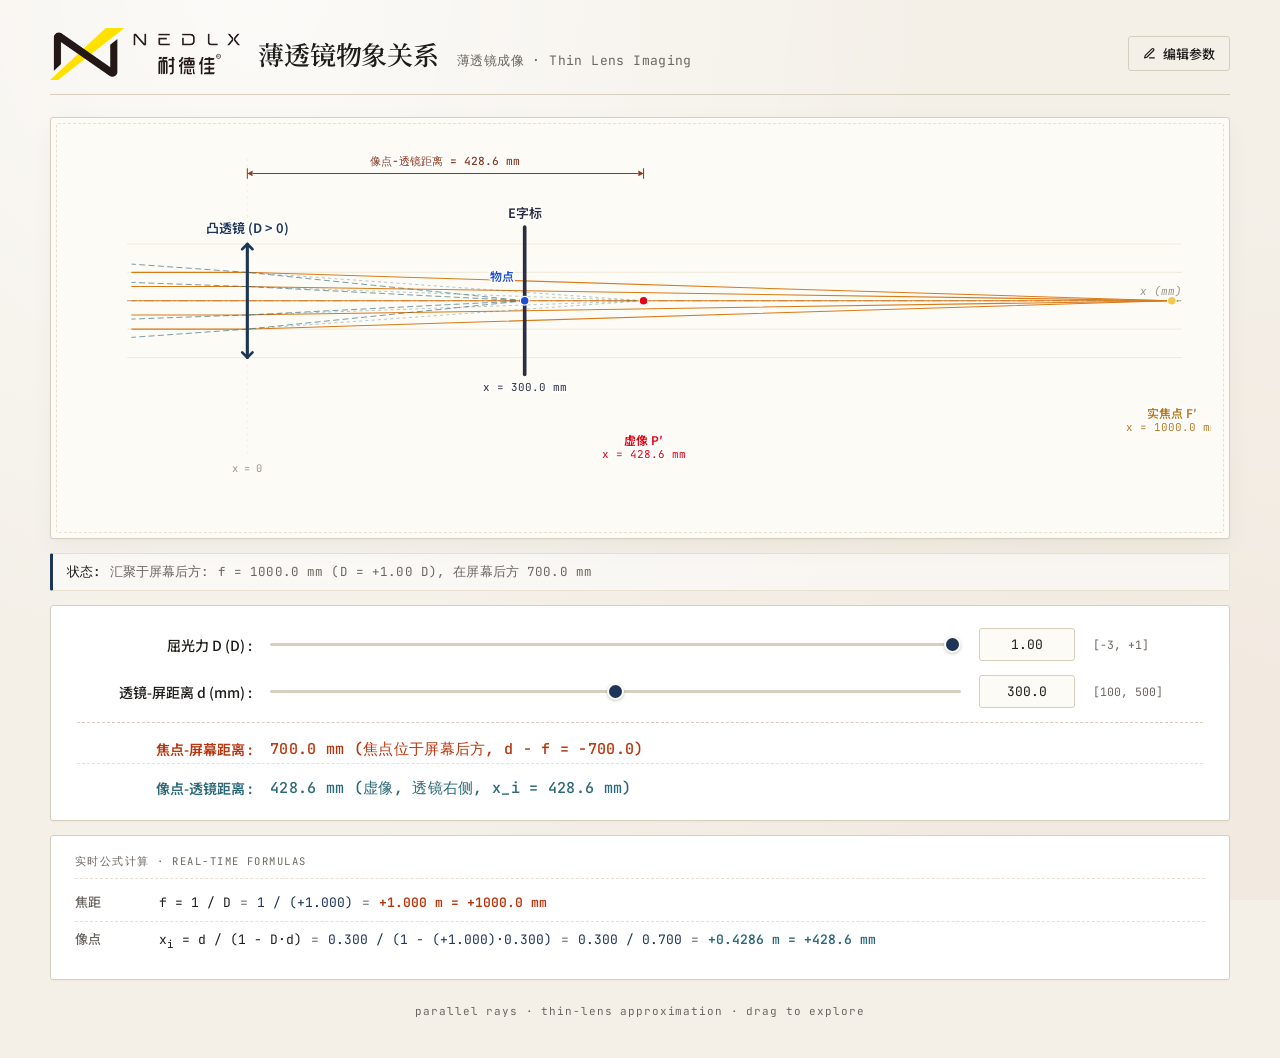
<file: thin_lens_object_image_relation_v6.html>
<!DOCTYPE html>
<html lang="zh-CN">
<head>
<meta charset="UTF-8">
<meta name="viewport" content="width=device-width, initial-scale=1.0">
<title>薄透镜物象关系</title>
<link rel="preconnect" href="https://fonts.googleapis.com">
<link rel="preconnect" href="https://fonts.gstatic.com" crossorigin>
<link href="https://fonts.googleapis.com/css2?family=Noto+Sans+SC:wght@400;500;600&family=Noto+Serif+SC:wght@500;600&family=JetBrains+Mono:wght@400;500;600&display=swap" rel="stylesheet">
<style>
:root {
  --bg: #f4f0e8;
  --paper: #fdfbf6;
  --panel: #ffffff;
  --text: #1f1d1a;
  --text-soft: #6b6660;
  --border: #d6cfbe;
  --border-soft: #e8e1d0;
  --accent: #b8350d;
  --accent-cool: #1d3557;
  --accent-warm: #d97a18;
  --accent-image: #2c6878;
  --accent-neutral: #7a7568;
}

* { box-sizing: border-box; }

html, body { margin: 0; padding: 0; }

body {
  font-family: 'Noto Sans SC', -apple-system, BlinkMacSystemFont, sans-serif;
  background-color: var(--bg);
  background-image:
    radial-gradient(circle at 20% 0%, rgba(255,255,255,0.7), transparent 50%),
    radial-gradient(circle at 90% 100%, rgba(184,53,13,0.045), transparent 55%);
  background-attachment: fixed;
  color: var(--text);
  padding: 28px 20px 40px;
  min-height: 100vh;
  font-feature-settings: "tnum", "kern";
  -webkit-font-smoothing: antialiased;
}

.container {
  max-width: 1180px;
  margin: 0 auto;
}

header {
  margin-bottom: 22px;
  display: flex;
  align-items: center;
  gap: 18px;
  flex-wrap: wrap;
  border-bottom: 1px solid var(--border);
  padding-bottom: 14px;
}

.brand-logo {
  width: 190px;
  height: auto;
  display: block;
  object-fit: contain;
  flex: 0 0 auto;
}

.title-group {
  display: flex;
  align-items: baseline;
  gap: 18px;
  flex-wrap: wrap;
  min-width: 0;
}

h1 {
  font-family: 'Noto Serif SC', serif;
  font-weight: 600;
  font-size: 26px;
  letter-spacing: -0.005em;
  margin: 0;
}

.subtitle {
  color: var(--text-soft);
  font-size: 13px;
  font-family: 'JetBrains Mono', monospace;
  letter-spacing: 0.03em;
}

.plot-card {
  background: var(--paper);
  border: 1px solid var(--border);
  border-radius: 3px;
  padding: 16px 18px 10px;
  box-shadow: 0 1px 2px rgba(0,0,0,0.03), 0 8px 24px rgba(0,0,0,0.04);
  position: relative;
}

.plot-card::before {
  content: '';
  position: absolute;
  inset: 5px;
  border: 1px dashed var(--border-soft);
  pointer-events: none;
  border-radius: 2px;
}

#plot {
  width: 100%;
  height: auto;
  display: block;
  position: relative;
  z-index: 1;
}

.status-bar {
  font-family: 'JetBrains Mono', monospace;
  font-size: 12.5px;
  color: var(--text-soft);
  margin-top: 14px;
  padding: 9px 14px;
  background: rgba(255, 255, 255, 0.55);
  border: 1px solid var(--border-soft);
  border-left: 3px solid var(--accent-cool);
  border-radius: 2px;
  letter-spacing: 0.01em;
}
.status-bar strong { color: var(--text); font-weight: 500; }

.controls {
  background: var(--panel);
  border: 1px solid var(--border);
  border-radius: 3px;
  padding: 22px 26px;
  margin-top: 14px;
  box-shadow: 0 1px 2px rgba(0,0,0,0.03);
}

.control-row {
  display: flex;
  align-items: center;
  gap: 18px;
  margin-bottom: 14px;
}
.control-row:last-of-type { margin-bottom: 0; }

.control-row label {
  flex-shrink: 0;
  width: 175px;
  text-align: right;
  font-weight: 500;
  font-size: 14px;
  color: var(--text);
}

.control-row .slider {
  flex: 1;
  min-width: 120px;
}

.control-row .num-input {
  width: 96px;
  padding: 7px 10px;
  border: 1px solid var(--border);
  border-radius: 3px;
  background: var(--paper);
  font-family: 'JetBrains Mono', monospace;
  font-size: 13px;
  text-align: center;
  color: var(--text);
  transition: border-color 0.15s, box-shadow 0.15s;
}
.control-row .num-input:focus {
  outline: none;
  border-color: var(--accent-cool);
  box-shadow: 0 0 0 3px rgba(29, 53, 87, 0.12);
}
/* hide spin buttons (clean look) */
.num-input::-webkit-inner-spin-button,
.num-input::-webkit-outer-spin-button { -webkit-appearance: none; margin: 0; }
.num-input { -moz-appearance: textfield; }

.range-hint {
  width: 110px;
  font-family: 'JetBrains Mono', monospace;
  font-size: 11.5px;
  color: var(--text-soft);
  text-align: left;
  flex-shrink: 0;
}

.info-row {
  display: flex;
  align-items: center;
  gap: 18px;
  padding-top: 16px;
  margin-top: 8px;
  border-top: 1px dashed var(--border);
}
.info-row .info-label {
  width: 175px;
  text-align: right;
  font-weight: 600;
  font-size: 14px;
  color: var(--accent);
}
#dist-display {
  font-family: 'JetBrains Mono', monospace;
  font-weight: 500;
  font-size: 15px;
  color: var(--accent);
  letter-spacing: 0.02em;
}

.info-row.image-row {
  padding-top: 14px;
  margin-top: 4px;
  border-top: 1px dashed var(--border-soft);
}
.info-row.image-row .info-label { color: var(--accent-image); }
#image-dist-display {
  font-family: 'JetBrains Mono', monospace;
  font-weight: 500;
  font-size: 15px;
  color: var(--accent-image);
  letter-spacing: 0.02em;
}

/* === 公式面板 === */
.formula-panel {
  background: var(--panel);
  border: 1px solid var(--border);
  border-radius: 3px;
  padding: 18px 24px;
  margin-top: 14px;
  box-shadow: 0 1px 2px rgba(0, 0, 0, 0.03);
}

.formula-title {
  font-family: 'JetBrains Mono', monospace;
  font-size: 10.5px;
  color: var(--text-soft);
  text-transform: uppercase;
  letter-spacing: 0.14em;
  padding-bottom: 9px;
  margin-bottom: 6px;
  border-bottom: 1px dashed var(--border-soft);
}

.formula-row {
  display: flex;
  align-items: baseline;
  gap: 14px;
  padding: 8px 0;
  font-size: 13px;
  line-height: 1.45;
}
.formula-row + .formula-row { border-top: 1px dashed var(--border-soft); }

.formula-tag {
  font-family: 'Noto Sans SC', sans-serif;
  color: var(--text-soft);
  white-space: nowrap;
  min-width: 70px;
  font-weight: 500;
  flex-shrink: 0;
}

.formula-expr {
  font-family: 'JetBrains Mono', monospace;
  color: var(--text);
  display: flex;
  flex-wrap: wrap;
  align-items: baseline;
  gap: 6px 8px;
}

.formula-expr .sym  { color: var(--text); }
.formula-expr .sub  { color: var(--accent-cool); }
.formula-expr .eq   { color: var(--text-soft); margin: 0 1px; }
.formula-expr .res  { color: var(--accent); font-weight: 600; }
.formula-expr .res-i{ color: var(--accent-image); font-weight: 600; }
.formula-expr .note { color: var(--text-soft); font-style: italic; font-family: 'Noto Sans SC', sans-serif; }

/* Slider — pure custom */
input[type="range"].slider {
  -webkit-appearance: none;
  appearance: none;
  background: transparent;
  height: 24px;
  cursor: pointer;
  margin: 0;
  padding: 0;
}
input[type="range"].slider::-webkit-slider-runnable-track {
  height: 3px;
  background: var(--border);
  border-radius: 2px;
}
input[type="range"].slider::-webkit-slider-thumb {
  -webkit-appearance: none;
  appearance: none;
  width: 17px;
  height: 17px;
  background: var(--accent-cool);
  border: 2px solid var(--paper);
  border-radius: 50%;
  margin-top: -7px;
  box-shadow: 0 1px 3px rgba(0,0,0,0.22);
  transition: transform 0.12s ease, background-color 0.12s ease;
}
input[type="range"].slider::-webkit-slider-thumb:hover {
  transform: scale(1.18);
  background: var(--accent);
}
input[type="range"].slider::-webkit-slider-thumb:active {
  transform: scale(1.05);
  background: var(--accent);
}
input[type="range"].slider::-moz-range-track {
  height: 3px;
  background: var(--border);
  border-radius: 2px;
  border: none;
}
input[type="range"].slider::-moz-range-thumb {
  width: 17px;
  height: 17px;
  background: var(--accent-cool);
  border: 2px solid var(--paper);
  border-radius: 50%;
  box-shadow: 0 1px 3px rgba(0,0,0,0.22);
  cursor: pointer;
}

footer {
  margin-top: 24px;
  text-align: center;
  color: var(--text-soft);
  font-size: 11px;
  font-family: 'JetBrains Mono', monospace;
  letter-spacing: 0.08em;
}

@media (max-width: 760px) {
  body { padding: 20px 12px 30px; }
  .brand-logo { width: 150px; }
  .title-group { width: 100%; gap: 8px 14px; }
  .control-row { flex-wrap: wrap; gap: 10px; }
  .control-row label { width: 100%; text-align: left; }
  .control-row .slider { flex-basis: 100%; order: 3; }
  .range-hint { width: auto; }
  .info-row { flex-wrap: wrap; }
  .info-row .info-label { width: 100%; text-align: left; }
}

/* === 头部编辑按钮 === */
.btn-edit {
  margin-left: auto;
  display: inline-flex;
  align-items: center;
  gap: 7px;
  padding: 7px 14px;
  background: transparent;
  border: 1px solid var(--border);
  border-radius: 3px;
  color: var(--text);
  font-family: 'Noto Sans SC', sans-serif;
  font-size: 13px;
  font-weight: 500;
  cursor: pointer;
  transition: all 0.15s;
}
.btn-edit:hover {
  background: var(--accent-cool);
  color: #ffffff;
  border-color: var(--accent-cool);
}
.btn-edit svg { width: 13px; height: 13px; }

/* === 模态对话框 === */
.overlay {
  position: fixed;
  inset: 0;
  background: rgba(31, 29, 26, 0.45);
  backdrop-filter: blur(3px);
  -webkit-backdrop-filter: blur(3px);
  display: flex;
  align-items: center;
  justify-content: center;
  z-index: 1000;
  animation: fadeIn 0.16s ease;
}
.overlay.hidden { display: none; }

@keyframes fadeIn { from { opacity: 0; } to { opacity: 1; } }
@keyframes slideUp { from { transform: translateY(14px); opacity: 0; } to { transform: translateY(0); opacity: 1; } }

.modal {
  background: var(--paper);
  border: 1px solid var(--border);
  border-radius: 4px;
  width: min(580px, 94vw);
  max-height: 92vh;
  overflow-y: auto;
  box-shadow: 0 24px 64px rgba(0, 0, 0, 0.22), 0 8px 22px rgba(0, 0, 0, 0.12);
  animation: slideUp 0.22s cubic-bezier(0.16, 1, 0.3, 1);
  display: flex;
  flex-direction: column;
}

.modal-header {
  display: flex;
  align-items: center;
  justify-content: space-between;
  padding: 16px 22px;
  border-bottom: 1px solid var(--border);
}
.modal-header h2 {
  font-family: 'Noto Serif SC', serif;
  font-size: 18px;
  font-weight: 600;
  margin: 0;
}
.modal-header .modal-sub {
  font-size: 11.5px;
  font-family: 'JetBrains Mono', monospace;
  color: var(--text-soft);
  letter-spacing: 0.05em;
}
.close-btn {
  background: none;
  border: none;
  font-size: 22px;
  line-height: 1;
  color: var(--text-soft);
  cursor: pointer;
  padding: 4px 8px;
  border-radius: 3px;
  transition: all 0.12s;
}
.close-btn:hover { color: var(--accent); background: rgba(0,0,0,0.04); }

.modal-body { padding: 18px 22px 8px; }

.section-title {
  font-size: 10.5px;
  font-family: 'JetBrains Mono', monospace;
  color: var(--text-soft);
  text-transform: uppercase;
  letter-spacing: 0.14em;
  margin: 14px 0 6px;
  padding-bottom: 5px;
  border-bottom: 1px solid var(--border-soft);
}
.section-title:first-child { margin-top: 0; }

.param-row {
  display: flex;
  align-items: center;
  gap: 12px;
  padding: 9px 0;
}
.param-row + .param-row { border-top: 1px dashed var(--border-soft); }

.param-info { flex: 1; min-width: 0; }
.param-name {
  font-family: 'JetBrains Mono', monospace;
  font-size: 13px;
  font-weight: 600;
  color: var(--accent-cool);
  letter-spacing: 0.01em;
}
.param-desc {
  display: block;
  font-size: 11.5px;
  color: var(--text-soft);
  margin-top: 1px;
}

.param-row input {
  width: 110px;
  padding: 7px 10px;
  border: 1px solid var(--border);
  border-radius: 3px;
  background: #ffffff;
  font-family: 'JetBrains Mono', monospace;
  font-size: 13px;
  text-align: center;
  color: var(--text);
  transition: border-color 0.15s, box-shadow 0.15s;
}
.param-row input:focus {
  outline: none;
  border-color: var(--accent-cool);
  box-shadow: 0 0 0 3px rgba(29, 53, 87, 0.12);
}
.param-row input::-webkit-inner-spin-button,
.param-row input::-webkit-outer-spin-button { -webkit-appearance: none; margin: 0; }
.param-row input { -moz-appearance: textfield; }

.error-box {
  margin: 10px 22px 0;
  padding: 8px 12px;
  background: rgba(184, 53, 13, 0.08);
  border-left: 3px solid var(--accent);
  border-radius: 2px;
  color: var(--accent);
  font-size: 12px;
  font-family: 'JetBrains Mono', monospace;
}
.error-box.hidden { display: none; }

.modal-footer {
  display: flex;
  gap: 10px;
  justify-content: flex-end;
  padding: 14px 22px;
  border-top: 1px solid var(--border);
  background: rgba(244, 240, 232, 0.5);
}

.btn {
  padding: 8px 18px;
  border: 1px solid transparent;
  border-radius: 3px;
  font-family: 'Noto Sans SC', sans-serif;
  font-size: 13px;
  font-weight: 500;
  cursor: pointer;
  transition: all 0.14s;
}
.btn-primary {
  background: var(--accent-cool);
  color: #ffffff;
}
.btn-primary:hover { background: #14283f; }
.btn-secondary {
  background: transparent;
  color: var(--text);
  border-color: var(--border);
}
.btn-secondary:hover { background: rgba(0, 0, 0, 0.04); border-color: var(--text-soft); }
.btn-ghost {
  background: transparent;
  color: var(--text-soft);
  border-color: transparent;
  margin-right: auto;
  padding-left: 6px;
}
.btn-ghost:hover { color: var(--accent); }
</style>
</head>
<body>
<div class="container">

  <header>
    <img class="brand-logo" src="[data-uri]" alt="NEDLX 耐德佳 logo">
    <div class="title-group">
      <h1>薄透镜物象关系</h1>
      <span class="subtitle">薄透镜成像 · Thin Lens Imaging</span>
    </div>
    <button id="edit-btn" class="btn-edit" title="编辑参数 (E)">
      <svg viewBox="0 0 24 24" fill="none" stroke="currentColor" stroke-width="2.2" stroke-linecap="round" stroke-linejoin="round" aria-hidden="true">
        <path d="M12 20h9"/>
        <path d="M16.5 3.5a2.121 2.121 0 1 1 3 3L7 19l-4 1 1-4L16.5 3.5z"/>
      </svg>
      编辑参数
    </button>
  </header>

  <div class="plot-card">
    <svg id="plot" viewBox="0 0 1100 380" preserveAspectRatio="xMidYMid meet"></svg>
  </div>

  <div class="status-bar">
    <span id="status">状态: —</span>
  </div>

  <div class="controls">
    <div class="control-row">
      <label for="D-slider">屈光力  D (D) :</label>
      <input type="range"   id="D-slider" class="slider" min="-3" max="1" step="0.01" value="1.0">
      <input type="number"  id="D-input"  class="num-input" min="-3" max="1" step="0.01" value="1.00">
      <span class="range-hint">[−3, +1]</span>
    </div>

    <div class="control-row">
      <label for="d-slider">透镜-屏距离  d (mm) :</label>
      <input type="range"   id="d-slider" class="slider" min="100" max="500" step="1" value="300">
      <input type="number"  id="d-input"  class="num-input" min="100" max="500" step="0.1" value="300.0">
      <span class="range-hint">[100, 500]</span>
    </div>

    <div class="info-row">
      <span class="info-label">焦点-屏幕距离 :</span>
      <span id="dist-display">— mm</span>
    </div>

    <div class="info-row image-row">
      <span class="info-label">像点-透镜距离 :</span>
      <span id="image-dist-display">— mm</span>
    </div>
  </div>

  <div class="formula-panel">
    <div class="formula-title">实时公式计算  ·  REAL-TIME FORMULAS</div>
    <div id="formula-content"></div>
  </div>

  <footer>parallel rays · thin-lens approximation · drag to explore</footer>
</div>

<!-- ===== 参数编辑模态对话框 ===== -->
<div id="settings-overlay" class="overlay hidden" role="dialog" aria-modal="true" aria-labelledby="modal-title">
  <div class="modal" role="document">
    <div class="modal-header">
      <div>
        <h2 id="modal-title">编辑参数</h2>
        <div class="modal-sub">SYSTEM CONFIGURATION</div>
      </div>
      <button id="close-settings" class="close-btn" title="关闭 (Esc)" aria-label="关闭">×</button>
    </div>

    <div class="modal-body">
      <div class="section-title">滑轨范围</div>

      <div class="param-row">
        <div class="param-info">
          <span class="param-name">POWER_MIN</span>
          <span class="param-desc">屈光力下限 (D = 1/m)</span>
        </div>
        <input type="number" id="cfg-pow-min" step="any">
      </div>
      <div class="param-row">
        <div class="param-info">
          <span class="param-name">POWER_MAX</span>
          <span class="param-desc">屈光力上限 (D = 1/m)</span>
        </div>
        <input type="number" id="cfg-pow-max" step="any">
      </div>
      <div class="param-row">
        <div class="param-info">
          <span class="param-name">DIST_MIN</span>
          <span class="param-desc">透镜-屏距离下限 (mm), 必须 &gt; 0</span>
        </div>
        <input type="number" id="cfg-dist-min" step="any" min="0">
      </div>
      <div class="param-row">
        <div class="param-info">
          <span class="param-name">DIST_MAX</span>
          <span class="param-desc">透镜-屏距离上限 (mm)</span>
        </div>
        <input type="number" id="cfg-dist-max" step="any">
      </div>

      <div class="section-title">物理与几何</div>

      <div class="param-row">
        <div class="param-info">
          <span class="param-name">LENS_APERTURE</span>
          <span class="param-desc">透镜口径 (mm)</span>
        </div>
        <input type="number" id="cfg-aperture" step="any" min="0">
      </div>
      <div class="param-row">
        <div class="param-info">
          <span class="param-name">NUM_RAYS</span>
          <span class="param-desc">平行光线数 (整数, 1 ~ 50)</span>
        </div>
        <input type="number" id="cfg-num-rays" step="1" min="1" max="50">
      </div>
      <div class="param-row">
        <div class="param-info">
          <span class="param-name">RAY_START_OFFSET</span>
          <span class="param-desc">入射光起始位置 (mm, 透镜左侧)</span>
        </div>
        <input type="number" id="cfg-ray-offset" step="any" min="0">
      </div>
    </div>

    <div id="settings-error" class="error-box hidden"></div>

    <div class="modal-footer">
      <button id="reset-settings" class="btn btn-ghost" type="button">恢复默认</button>
      <button id="cancel-settings" class="btn btn-secondary" type="button">取消</button>
      <button id="save-settings"  class="btn btn-primary"  type="button">保存并应用</button>
    </div>
  </div>
</div>

<script>
"use strict";

// ============================================================
//  配置参数 (与 Python 版保持一致)
// ============================================================
const CONFIG = {
  POWER_MIN: -3.0, POWER_MAX: 1.0,     // 屈光力 D 范围 (单位 D = 1/m)
  DIST_MIN:  100.0, DIST_MAX: 500.0,   // 透镜-屏距离 d 范围 (mm)
  LENS_APERTURE: 60.0,                  // 透镜口径 (mm)
  NUM_RAYS: 5,                          // 平行光线数
  RAY_START_OFFSET: 120,                // 入射光起始位置 (mm, 透镜左侧)
  RAY_HEIGHT_FRAC: 0.5,                 // 光线张开范围 = 透镜半高 × 0.5
};

// SVG 尺寸 (viewBox 单位)
const SVG_W = 1100, SVG_H = 380;
const PAD = { L: 56, R: 28, T: 24, B: 70 };

// 颜色
const COLOR = {
  lensConvex:  '#1d3557',
  lensConcave: '#b8350d',
  lensNeutral: '#7a7568',
  ray:         '#d97a18',
  rayVirtual:  '#d97a18',
  screen:      '#2b2d42',
  focal:       '#b7791f',
  focalPoint:  '#f2c94c',
  objectPoint: '#1d4ed8',
  imagePoint:  '#e60012',
  dim:         '#8b3a1f',
  axis:        '#9c958a',
  grid:        '#ece4d2',
  panel:       '#fdfbf6',
  image:       '#2c6878',
};

// ============================================================
//  状态
//   - D : 屈光力 (D = 1/m)
//   - d : 透镜-屏距离 (mm)
// ============================================================
const state = { D: 1.0, d: 300.0 };

// 像点远场常量
const IMG_FAR   = 1e5;     // |x_i| > 1e5 mm 视为无穷远像 (D·d→1000)

// DOM 引用
const svgEl   = document.getElementById('plot');
const DSlider = document.getElementById('D-slider');
const DInput  = document.getElementById('D-input');
const dSlider = document.getElementById('d-slider');
const dInput  = document.getElementById('d-input');
const statusEl= document.getElementById('status');
const distEl  = document.getElementById('dist-display');
const imageDistEl = document.getElementById('image-dist-display');
const formulaEl   = document.getElementById('formula-content');

// ============================================================
//  工具函数
// ============================================================
const clamp = (v, lo, hi) => Math.max(lo, Math.min(hi, v));
const fmt   = (v, n = 1) => v.toFixed(n);
// 带显式正号的格式化 (用于公式中的代入值)
const sgn = (v, n = 3) => (v >= 0 ? '+' : '') + v.toFixed(n);

// 由屈光力 D (1/m) 求焦距 f (mm). D=0 → f=±∞ (作 Infinity 处理)
function focalFromPower(D) {
  if (D === 0 || !Number.isFinite(D)) return Infinity;
  const f = 1000 / D;
  return Number.isFinite(f) ? f : Infinity;
}

// 把屏幕轴上点视作物点, 求其经透镜成像后的位置 x_i = f·d / (f-d)
// real=true  → 实像 (x_i < 0, 透镜左侧)
// real=false → 虚像 (x_i > 0, 与物同侧)
// real=true  → 实像 (x_i < 0, 透镜左侧)
// real=false → 虚像 (x_i > 0, 与物同侧)
// 屈光力形式: x_i (mm) = 1000·d / (1000 − D·d), 单位 D=1/m, d=mm
function computeImage(D, d) {
  const denom = 1000 - D * d;
  if (Math.abs(denom) < 0.5) {
    return { x: NaN, atInfinity: true, real: false };
  }
  const xi = 1000 * d / denom;
  if (!Number.isFinite(xi) || Math.abs(xi) > IMG_FAR) {
    return { x: xi, atInfinity: true, real: false };
  }
  return { x: xi, atInfinity: false, real: xi < 0 };
}

// ============================================================
//  渲染场景 (返回 SVG 内部内容字符串)
// ============================================================
function buildScene(img) {
  const { D, d } = state;
  const lensH   = CONFIG.LENS_APERTURE / 2;   // 30
  const screenH = lensH * 1.3;                // 39

  // 由屈光力换算焦距 (mm). D=0 严格表示焦距为无穷
  const f = focalFromPower(D);
  const focalIsInfinite = !Number.isFinite(f);

  // ---- 基础视野 (与焦距位置无关, 只取决于透镜和屏幕): ----
  const baseLeft  = -CONFIG.RAY_START_OFFSET - 10;
  const baseRight = d + 50;
  const baseRange = baseRight - baseLeft;

  // ---- 视野平滑扩展 ----
  // 旧逻辑用 "if |f| > FOCAL_FAR 则不纳入焦点" 这种离散判定, 使 D 从负至正
  // 滑过 0 附近时视野会一次性塌缩, 产生明显跳变. 改为对 |D| 的连续指数函数:
  //   ext = maxExt · (1 − exp(−|D| / τ))
  // D=0 时 ext=0 (基础视野); |D| 增大渐近 maxExt. 整段过程连续, 无跳变.
  const maxExt = baseRange * 1.5;
  const TAU    = 0.4;            // 衰减常数 (D=1 时已展开 ~92%)
  const extLeft  = D < 0 ? maxExt * (1 - Math.exp( D / TAU)) : 0;
  const extRight = D > 0 ? maxExt * (1 - Math.exp(-D / TAU)) : 0;

  let xLeft  = baseLeft  - extLeft;
  let xRight = baseRight + extRight;

  // ---- 像点扩展 (在已平滑扩展视野上, 加额外硬上限避免极端撑爆) ----
  let imgInView = !img.atInfinity;
  if (!img.atInfinity) {
    const m = Math.max(35, baseRange * 0.04);
    if (img.x < xLeft) {
      const desired = img.x - m;
      const cap = baseLeft - maxExt * 1.4;
      const newL = Math.max(cap, desired);
      imgInView = (newL <= desired + 1);
      xLeft = newL;
    } else if (img.x > xRight) {
      const desired = img.x + m;
      const cap = baseRight + maxExt * 1.4;
      const newR = Math.min(cap, desired);
      imgInView = (newR >= desired - 1);
      xRight = newR;
    }
  }

  // 焦点是否在最终视野范围内 (用于决定是否绘制焦点 / 标注 / 尺寸线)
  // 同时兼容下文使用的 focalAtInfinity 名称 (含义扩为 "焦点不在可视范围内")
  const focalInView = !focalIsInfinite && f >= xLeft - 0.5 && f <= xRight + 0.5;
  const focalAtInfinity = !focalInView;

  const yMag   = Math.max(lensH * 1.8, 60);
  const yTop   = yMag + 15;
  const yBot   = -(yMag + 22);

  // ---- 数据 -> SVG 像素的映射 ----
  const innerW = SVG_W - PAD.L - PAD.R;
  const innerH = SVG_H - PAD.T - PAD.B;
  const X = x => PAD.L + ((x - xLeft) / (xRight - xLeft)) * innerW;
  const Y = y => PAD.T + ((yTop - y)  / (yTop  - yBot )) * innerH;

  // 关键像素位置
  const X0 = X(0), Xd = X(d);
  // 焦点像素位置: D=0 时 f=∞, 给个占位 (下文绘制焦点已用 focalAtInfinity 保护)
  const Xf = Number.isFinite(f) ? X(f) : 0;
  const Yaxis = Y(0);
  const lensTop    = Y(lensH),    lensBot    = Y(-lensH);
  const screenTop  = Y(screenH),  screenBot  = Y(-screenH);

  // 镜片颜色 / 标签 (D=0 → 平板)
  const lensColor = D > 0 ? COLOR.lensConvex
                  : D < 0 ? COLOR.lensConcave
                  :         COLOR.lensNeutral;
  const lensLabel = D > 0 ? '凸透镜 (D > 0)'
                  : D < 0 ? '凹透镜 (D < 0)'
                  :         '平板 (D = 0, 不折射)';

  const out = [];

  // ============ 背景 & 网格 ============
  out.push(`<rect x="${PAD.L}" y="${PAD.T}" width="${innerW}" height="${innerH}" fill="${COLOR.panel}"/>`);
  // 横向参考线
  for (const gy of [-lensH, -lensH/2, lensH/2, lensH]) {
    const py = Y(gy);
    out.push(`<line x1="${PAD.L}" y1="${py}" x2="${SVG_W - PAD.R}" y2="${py}" stroke="${COLOR.grid}" stroke-width="0.7"/>`);
  }
  // 光轴 (点划线)
  out.push(`<line x1="${PAD.L}" y1="${Yaxis}" x2="${SVG_W - PAD.R}" y2="${Yaxis}" stroke="${COLOR.axis}" stroke-width="0.9" stroke-dasharray="9 3 1.5 3"/>`);
  // 透镜处虚竖线
  out.push(`<line x1="${X0}" y1="${PAD.T}" x2="${X0}" y2="${SVG_H - PAD.B}" stroke="${COLOR.grid}" stroke-width="0.6" stroke-dasharray="2 4"/>`);

  // ============ 光线 ============
  const rayHeights = [];
  for (let i = 0; i < CONFIG.NUM_RAYS; i++) {
    const t = CONFIG.NUM_RAYS === 1 ? 0 : (i / (CONFIG.NUM_RAYS - 1)) * 2 - 1;
    rayHeights.push(t * lensH * CONFIG.RAY_HEIGHT_FRAC);
  }
  for (const h of rayHeights) {
    // 入射段 (平行于光轴)
    out.push(`<line x1="${X(xLeft + 5)}" y1="${Y(h)}" x2="${X0}" y2="${Y(h)}" stroke="${COLOR.ray}" stroke-width="1.0" stroke-linecap="round"/>`);
    // 折射段: 斜率 = -h/f = -h·D/1000 (D=0 时斜率为 0, 光线保持水平)
    const slope = -h * D / 1000;
    const xEnd = xRight - 5;
    const yEnd = h + slope * xEnd;
    out.push(`<line x1="${X0}" y1="${Y(h)}" x2="${X(xEnd)}" y2="${Y(yEnd)}" stroke="${COLOR.ray}" stroke-width="1.0" stroke-linecap="round"/>`);
    // 凹透镜 (D<0): 虚线反向延长至虚焦点 (即使焦点超出视野, SVG 会自动裁剪线段)
    if (D < 0 && Number.isFinite(f) && Math.abs(h) > 0.1) {
      out.push(`<line x1="${X0}" y1="${Y(h)}" x2="${Xf}" y2="${Yaxis}" stroke="${COLOR.rayVirtual}" stroke-width="0.8" stroke-dasharray="5 4" opacity="0.55"/>`);
    }
  }

  // ============ 成像光线 (从屏幕物点出发, 青色虚线) ============
  // 物点位于屏幕轴上点 (d, 0). 取与平行光相同的射高 h, 但跳过 h≈0 的中央射线
  // (那条沿光轴, 与已有光轴线重合). 每条光线分为入射段(物→镜)与折射段(镜→像);
  // 若为虚像, 再用更细密虚线在镜片右侧反向延长至虚像点.
  if (!img.atInfinity) {
    for (const h of rayHeights) {
      if (Math.abs(h) < 0.5) continue;

      // 入射段: 物点 (d, 0) → 透镜 (0, h)
      out.push(`<line x1="${Xd}" y1="${Yaxis}" x2="${X0}" y2="${Y(h)}" stroke="${COLOR.image}" stroke-width="0.85" stroke-dasharray="5 4" opacity="0.72" stroke-linecap="round"/>`);

      // 折射段: 从 (0, h) 出发, 经过 (x_i, 0), 即斜率 -h / x_i
      const slopeI = -h / img.x;
      let xeI;
      if (img.real) {
        // 实像 (x_i < 0): 折射光真的会聚于 (x_i, 0), 略过一点用以显示发散
        xeI = Math.max(img.x - 30, xLeft + 5);
      } else {
        // 虚像 (x_i > 0): 折射光实际向左发散, 画到视野边缘
        xeI = xLeft + 5;
      }
      const yeI = h + slopeI * xeI;
      out.push(`<line x1="${X0}" y1="${Y(h)}" x2="${X(xeI)}" y2="${Y(yeI)}" stroke="${COLOR.image}" stroke-width="0.85" stroke-dasharray="5 4" opacity="0.72" stroke-linecap="round"/>`);

      // 虚像专有: 反向延长 (透镜右侧) 至虚像点, 用更细密虚线
      if (!img.real) {
        out.push(`<line x1="${X0}" y1="${Y(h)}" x2="${X(img.x)}" y2="${Yaxis}" stroke="${COLOR.image}" stroke-width="0.65" stroke-dasharray="3 3" opacity="0.5"/>`);
      }
    }
  }

  // ============ 透镜 (画在光线之上) ============
  out.push(`<line x1="${X0}" y1="${lensTop}" x2="${X0}" y2="${lensBot}" stroke="${lensColor}" stroke-width="3" stroke-linecap="round"/>`);
  const a = 5; // 箭头大小 (像素)
  if (D > 0) {
    out.push(`<polyline points="${X0-a},${lensTop+a} ${X0},${lensTop} ${X0+a},${lensTop+a}" fill="none" stroke="${lensColor}" stroke-width="2.5" stroke-linejoin="round" stroke-linecap="round"/>`);
    out.push(`<polyline points="${X0-a},${lensBot-a} ${X0},${lensBot} ${X0+a},${lensBot-a}" fill="none" stroke="${lensColor}" stroke-width="2.5" stroke-linejoin="round" stroke-linecap="round"/>`);
  } else if (D < 0) {
    out.push(`<polyline points="${X0-a},${lensTop-a} ${X0},${lensTop} ${X0+a},${lensTop-a}" fill="none" stroke="${lensColor}" stroke-width="2.5" stroke-linejoin="round" stroke-linecap="round"/>`);
    out.push(`<polyline points="${X0-a},${lensBot+a} ${X0},${lensBot} ${X0+a},${lensBot+a}" fill="none" stroke="${lensColor}" stroke-width="2.5" stroke-linejoin="round" stroke-linecap="round"/>`);
  }
  // D=0: 仅画竖线, 无箭头 (平板, 不折射)

  // ============ E字标 ============
  out.push(`<line x1="${Xd}" y1="${screenTop}" x2="${Xd}" y2="${screenBot}" stroke="${COLOR.screen}" stroke-width="3.5" stroke-linecap="round"/>`);

  // ============ 物点标记 ============
  out.push(`<circle cx="${Xd}" cy="${Yaxis}" r="4.2" fill="${COLOR.objectPoint}" stroke="#ffffff" stroke-width="1.1"/>`);

  // ============ 焦点标记 ============
  if (!focalAtInfinity) {
    out.push(`<circle cx="${Xf}" cy="${Yaxis}" r="4.2" fill="${COLOR.focalPoint}" stroke="#ffffff" stroke-width="1.1"/>`);
  }

  // ============ 像点标记 (红色小圆点) ============
  if (!img.atInfinity && imgInView) {
    const Xi = X(img.x);
    out.push(`<circle cx="${Xi}" cy="${Yaxis}" r="4.2" fill="${COLOR.imagePoint}" stroke="#ffffff" stroke-width="1.1"/>`);
  }

  // ============ 文字标签 ============
  const SANS = `font-family="'Noto Sans SC', sans-serif"`;
  const MONO = `font-family="'JetBrains Mono', monospace"`;
  // 用 paint-order: stroke fill 制造白色描边, 避免与图形重叠
  const haloStyle = `paint-order="stroke" stroke="#ffffff" stroke-width="3.2" stroke-linejoin="round"`;

  const focalLabelNameY = SVG_H - PAD.B - 36;
  const focalLabelValY  = SVG_H - PAD.B - 24;
  const imageLabelNameY = SVG_H - PAD.B - 10;
  const imageLabelValY  = SVG_H - PAD.B + 2;

  // 透镜标签 (在镜上方)
  out.push(`<text x="${X0}" y="${lensTop - 11}" text-anchor="middle" ${SANS} font-size="12.5" font-weight="600" fill="${lensColor}" ${haloStyle}>${lensLabel}</text>`);

  // E字标标签
  out.push(`<text x="${Xd}" y="${screenTop - 9}"  text-anchor="middle" ${SANS} font-size="12.5" font-weight="600" fill="${COLOR.screen}" ${haloStyle}>E字标</text>`);
  out.push(`<text x="${Xd}" y="${screenBot + 16}" text-anchor="middle" ${MONO} font-size="10.5" fill="${COLOR.screen}" ${haloStyle}>x = ${fmt(d)} mm</text>`);
  out.push(`<text x="${Xd - 10}" y="${Yaxis - 19}" text-anchor="end" ${SANS} font-size="11.5" font-weight="600" fill="${COLOR.objectPoint}" ${haloStyle}>物点</text>`);

  // 焦点标签放在图下方
  if (!focalAtInfinity) {
    const fpName = D > 0 ? `实焦点 F′` : `虚焦点 F′`;
    const fpVal  = `x = ${fmt(f)} mm`;
    out.push(`<text x="${Xf}" y="${focalLabelNameY}" text-anchor="middle" ${SANS} font-size="11.5" font-weight="600" fill="${COLOR.focal}" ${haloStyle}>${fpName}</text>`);
    out.push(`<text x="${Xf}" y="${focalLabelValY}" text-anchor="middle" ${MONO} font-size="10.5" fill="${COLOR.focal}" ${haloStyle}>${fpVal}</text>`);
  }

  // 像点标签放在图下方
  if (!img.atInfinity && imgInView) {
    const Xi = X(img.x);
    const imName = img.real ? '实像 P′' : '虚像 P′';
    const imVal  = `x = ${fmt(img.x)} mm`;
    out.push(`<text x="${Xi}" y="${imageLabelNameY}" text-anchor="middle" ${SANS} font-size="11.5" font-weight="600" fill="${COLOR.imagePoint}" ${haloStyle}>${imName}</text>`);
    out.push(`<text x="${Xi}" y="${imageLabelValY}" text-anchor="middle" ${MONO} font-size="10.5" fill="${COLOR.imagePoint}" ${haloStyle}>${imVal}</text>`);
  } else if (!img.atInfinity && !imgInView) {
    // 像点出视野时, 仍把标注放在图下方
    const farLeft = img.x < xLeft;
    const edgeX   = farLeft ? (PAD.L + 60) : (SVG_W - PAD.R - 60);
    const arrow   = farLeft ? '◄ ' : ' ►';
    const imName  = img.real ? '实像 P′' : '虚像 P′';
    out.push(`<text x="${edgeX}" y="${imageLabelNameY}" text-anchor="middle" ${SANS} font-size="11.5" font-weight="600" fill="${COLOR.imagePoint}" ${haloStyle}>${farLeft ? arrow + imName : imName + arrow}</text>`);
    out.push(`<text x="${edgeX}" y="${imageLabelValY}" text-anchor="middle" ${MONO} font-size="10.5" fill="${COLOR.imagePoint}" ${haloStyle}>x = ${fmt(img.x)} mm</text>`);
  }

  // ============ 尺寸标注: 像点 ↔ 透镜 (移到视图上方) ============
  if (!img.atInfinity) {
    const imageDist = Math.abs(img.x);
    const dimY = PAD.T + 14;

    if (imgInView) {
      const Xi = X(img.x);
      const P1 = Math.min(X0, Xi), P2 = Math.max(X0, Xi);
      out.push(`<line x1="${P1}" y1="${dimY-5}" x2="${P1}" y2="${dimY+5}" stroke="${COLOR.dim}" stroke-width="1.0"/>`);
      out.push(`<line x1="${P2}" y1="${dimY-5}" x2="${P2}" y2="${dimY+5}" stroke="${COLOR.dim}" stroke-width="1.0"/>`);
      out.push(`<line x1="${P1+5}" y1="${dimY}" x2="${P2-5}" y2="${dimY}" stroke="${COLOR.dim}" stroke-width="1.05"/>`);
      const ah = 5;
      out.push(`<polygon points="${P1},${dimY} ${P1+ah},${dimY-ah*0.55} ${P1+ah},${dimY+ah*0.55}" fill="${COLOR.dim}"/>`);
      out.push(`<polygon points="${P2},${dimY} ${P2-ah},${dimY-ah*0.55} ${P2-ah},${dimY+ah*0.55}" fill="${COLOR.dim}"/>`);
      const mid = (P1 + P2) / 2;
      out.push(`<text x="${mid}" y="${dimY - 8}" text-anchor="middle" ${MONO} font-size="10.8" font-weight="500" fill="${COLOR.dim}" ${haloStyle}>像点-透镜距离 = ${fmt(imageDist)} mm</text>`);
    } else {
      const edgeX = img.x < xLeft ? (PAD.L + 86) : (SVG_W - PAD.R - 86);
      out.push(`<text x="${edgeX}" y="${dimY - 8}" text-anchor="middle" ${MONO} font-size="10.8" font-weight="500" fill="${COLOR.dim}" ${haloStyle}>像点-透镜距离 = ${fmt(imageDist)} mm</text>`);
    }
  }

  // ============ 坐标轴提示 ============
  out.push(`<text x="${X0}" y="${SVG_H - PAD.B + 16}" text-anchor="middle" ${MONO} font-size="10" fill="${COLOR.axis}">x = 0</text>`);
  out.push(`<text x="${SVG_W - PAD.R}" y="${Yaxis - 6}" text-anchor="end" ${MONO} font-size="10.5" fill="${COLOR.axis}" font-style="italic">x (mm)</text>`);

  return out.join('');
}

// ============================================================
//  状态文字 + 距离显示
// ============================================================
function updateTexts(img) {
  const { D, d } = state;
  const f = focalFromPower(D);
  let status, distText;

  if (D === 0) {
    status   = `D = 0 (平板, 不折射):  平行光保持平行,  焦点位于无穷远`;
    distText = `—  mm    (焦距无穷远,  d − f → −∞)`;
  } else {
    const gap = d - f;
    const fStr = `f = ${fmt(f)} mm  (D = ${sgn(D, 2)} D)`;
    if (D > 0) {
      if (Math.abs(gap) < 0.5) {
        status   = `焦点恰好落在屏幕上:  ${fStr},  d = ${fmt(d)} mm`;
        distText = `0.0 mm     (焦点恰好在屏幕上)`;
      } else if (gap > 0) {
        status   = `汇聚于屏幕前方:  ${fStr},  距屏幕 ${fmt(gap)} mm`;
        distText = `${fmt(gap)} mm     (焦点位于屏幕前方,  d − f = ${fmt(gap)})`;
      } else {
        status   = `汇聚于屏幕后方:  ${fStr},  在屏幕后方 ${fmt(-gap)} mm`;
        distText = `${fmt(-gap)} mm     (焦点位于屏幕后方,  d − f = ${fmt(gap)})`;
      }
    } else {
      status   = `发散光:  虚焦点位于透镜左侧 ${fStr}  (透镜左方 ${fmt(-f)} mm)`;
      distText = `${fmt(gap)} mm     (虚焦点在屏幕左侧,  d − f = ${fmt(gap)})`;
    }
  }
  statusEl.innerHTML = `<strong>状态:</strong>  ${status}`;
  distEl.textContent = distText;

  // 像点-透镜距离 (透镜位于 x=0, 故距离 = |x_i|)
  let imgText;
  if (img.atInfinity) {
    imgText = `—  mm    (像点位于无穷远, D·d ≈ 1)`;
  } else {
    const id = Math.abs(img.x);
    const ty = img.real ? '实像' : '虚像';
    const side = img.real ? '透镜左侧' : '透镜右侧';
    imgText = `${fmt(id)} mm     (${ty},  ${side},  x_i = ${fmt(img.x)} mm)`;
  }
  imageDistEl.textContent = imgText;
}

// ============================================================
//  公式面板: 实时显示焦距和像点的计算过程
// ============================================================
function updateFormulas(img) {
  const { D, d } = state;
  const dm = d / 1000;   // d in meters

  // 包裹值: 正数显式带 "+", 负数用 Unicode "−" 看着舒服
  const wrap = (v, n=3) => {
    const s = v.toFixed(n);
    if (v < 0) return `(−${(-v).toFixed(n)})`;
    return `(+${s})`;
  };

  // ── 焦距公式: f = 1/D ──
  let focalRow;
  if (D === 0) {
    focalRow = `
      <div class="formula-row">
        <span class="formula-tag">焦距</span>
        <span class="formula-expr">
          <span class="sym">f = 1 / D</span><span class="eq">=</span>
          <span class="sub">1 / 0</span><span class="eq">=</span>
          <span class="res">∞</span>
          <span class="note">(透镜不折射, 平行光不汇聚)</span>
        </span>
      </div>`;
  } else {
    const fM  = 1 / D;
    const fMM = 1000 / D;
    focalRow = `
      <div class="formula-row">
        <span class="formula-tag">焦距</span>
        <span class="formula-expr">
          <span class="sym">f = 1 / D</span><span class="eq">=</span>
          <span class="sub">1 / ${wrap(D, 3)}</span><span class="eq">=</span>
          <span class="res">${sgn(fM, 3)} m  =  ${sgn(fMM, 1)} mm</span>
        </span>
      </div>`;
  }

  // ── 像点公式: x_i = d / (1 − D·d) ──
  const Dd      = D * dm;
  const denom   = 1 - Dd;
  let imageRow;
  if (Math.abs(denom) < 5e-4) {
    imageRow = `
      <div class="formula-row">
        <span class="formula-tag">像点</span>
        <span class="formula-expr">
          <span class="sym">x<sub>i</sub> = d / (1 − D·d)</span><span class="eq">=</span>
          <span class="sub">${dm.toFixed(3)} / (1 − ${Dd.toFixed(3)})</span><span class="eq">=</span>
          <span class="sub">${dm.toFixed(3)} / 0</span><span class="eq">=</span>
          <span class="res-i">∞</span>
          <span class="note">(屏幕处于焦面, 像位于无穷远)</span>
        </span>
      </div>`;
  } else {
    const xiM  = dm / denom;
    const xiMM = xiM * 1000;
    imageRow = `
      <div class="formula-row">
        <span class="formula-tag">像点</span>
        <span class="formula-expr">
          <span class="sym">x<sub>i</sub> = d / (1 − D·d)</span><span class="eq">=</span>
          <span class="sub">${dm.toFixed(3)} / (1 − ${wrap(D, 3)}·${dm.toFixed(3)})</span><span class="eq">=</span>
          <span class="sub">${dm.toFixed(3)} / ${denom.toFixed(3)}</span><span class="eq">=</span>
          <span class="res-i">${sgn(xiM, 4)} m  =  ${sgn(xiMM, 1)} mm</span>
        </span>
      </div>`;
  }

  formulaEl.innerHTML = focalRow + imageRow;
}

function update() {
  const img = computeImage(state.D, state.d);
  svgEl.innerHTML = buildScene(img);
  updateTexts(img);
  updateFormulas(img);
}

// ============================================================
//  事件绑定 (滑轨 <-> 输入框 双向同步)
// ============================================================
function setD(v) {
  const nv0 = parseFloat(v);
  if (!Number.isFinite(nv0)) return;
  const nv = clamp(nv0, CONFIG.POWER_MIN, CONFIG.POWER_MAX);
  state.D = nv;
  // 不覆盖正在编辑的元素
  if (document.activeElement !== DSlider) DSlider.value = nv;
  if (document.activeElement !== DInput)  DInput.value  = nv.toFixed(2);
  update();
}

function setDist(v) {
  const nv0 = parseFloat(v);
  if (!Number.isFinite(nv0)) return;
  const nv = clamp(nv0, CONFIG.DIST_MIN, CONFIG.DIST_MAX);
  state.d = nv;
  if (document.activeElement !== dSlider) dSlider.value = nv;
  if (document.activeElement !== dInput)  dInput.value  = nv.toFixed(1);
  update();
}

DSlider.addEventListener('input',  e => setD(e.target.value));
dSlider.addEventListener('input',  e => setDist(e.target.value));
DInput .addEventListener('input',  e => setD(e.target.value));
dInput .addEventListener('input',  e => setDist(e.target.value));
// 编辑完成时, 把显示规整为合适小数位
DInput.addEventListener('change', () => { DInput.value = state.D.toFixed(2); });
dInput.addEventListener('change', () => { dInput.value = state.d.toFixed(1); });
DInput.addEventListener('blur',   () => { DInput.value = state.D.toFixed(2); });
dInput.addEventListener('blur',   () => { dInput.value = state.d.toFixed(1); });

// ============================================================
//  初始渲染
// ============================================================
DSlider.value = state.D; DInput.value = state.D.toFixed(2);
dSlider.value = state.d; dInput.value = state.d.toFixed(1);
update();

// 字体加载完成后重绘一次, 让带描边的标签像素位置稳定
if (document.fonts && document.fonts.ready) {
  document.fonts.ready.then(() => update());
}

// ============================================================
//  参数编辑模态对话框
// ============================================================
const DEFAULTS = Object.freeze({ ...CONFIG });

const overlay   = document.getElementById('settings-overlay');
const editBtn   = document.getElementById('edit-btn');
const closeBtn  = document.getElementById('close-settings');
const cancelBtn = document.getElementById('cancel-settings');
const resetBtn  = document.getElementById('reset-settings');
const saveBtn   = document.getElementById('save-settings');
const errorEl   = document.getElementById('settings-error');

// 参数 key -> 输入框 id
const CFG_FIELDS = {
  POWER_MIN:        'cfg-pow-min',
  POWER_MAX:        'cfg-pow-max',
  DIST_MIN:         'cfg-dist-min',
  DIST_MAX:         'cfg-dist-max',
  LENS_APERTURE:    'cfg-aperture',
  NUM_RAYS:         'cfg-num-rays',
  RAY_START_OFFSET: 'cfg-ray-offset',
};
const INT_FIELDS = new Set(['NUM_RAYS']);

// range-hint 元素引用 (按出现顺序: D 在前, d 在后)
const rangeHints = document.querySelectorAll('.range-hint');
// 用 Unicode "−" 渲染负号 (与初始 HTML 一致)
const fmtRange = (lo, hi) => {
  const a = lo < 0 ? '−' + Math.abs(lo) : '+' + lo;
  const b = hi < 0 ? '−' + Math.abs(hi) : '+' + hi;
  return `[${a}, ${b}]`;
};
const fmtRangeMM = (lo, hi) => `[${lo}, ${hi}]`;

function fillSettingsForm(src) {
  for (const [key, id] of Object.entries(CFG_FIELDS)) {
    document.getElementById(id).value = src[key];
  }
  errorEl.classList.add('hidden');
}

function readSettingsForm() {
  const c = {};
  for (const [key, id] of Object.entries(CFG_FIELDS)) {
    const raw = document.getElementById(id).value;
    const v = INT_FIELDS.has(key) ? parseInt(raw, 10) : parseFloat(raw);
    c[key] = v;
  }
  return c;
}

function validateSettings(c) {
  const errs = [];
  for (const [k, v] of Object.entries(c)) {
    if (!Number.isFinite(v)) errs.push(`${k} 必须是有效数值`);
  }
  if (errs.length) return errs;
  if (c.POWER_MIN >= c.POWER_MAX) errs.push('POWER_MIN 必须小于 POWER_MAX');
  if (c.DIST_MIN  >= c.DIST_MAX ) errs.push('DIST_MIN 必须小于 DIST_MAX');
  if (c.DIST_MIN  <= 0)           errs.push('DIST_MIN 必须大于 0');
  if (c.LENS_APERTURE <= 0)       errs.push('LENS_APERTURE 必须大于 0');
  if (!Number.isInteger(c.NUM_RAYS) || c.NUM_RAYS < 1 || c.NUM_RAYS > 50)
                                  errs.push('NUM_RAYS 必须是 1 ~ 50 之间的整数');
  if (c.RAY_START_OFFSET <= 0)    errs.push('RAY_START_OFFSET 必须大于 0');
  return errs;
}

function applySettings(c) {
  // 写入运行时 CONFIG (保留 RAY_HEIGHT_FRAC)
  for (const k of Object.keys(CFG_FIELDS)) CONFIG[k] = c[k];

  // 更新滑轨 / 输入框的范围属性
  DSlider.min = c.POWER_MIN; DSlider.max = c.POWER_MAX;
  DInput.min  = c.POWER_MIN; DInput.max  = c.POWER_MAX;
  dSlider.min = c.DIST_MIN;  dSlider.max = c.DIST_MAX;
  dInput.min  = c.DIST_MIN;  dInput.max  = c.DIST_MAX;

  // 更新范围提示文字
  if (rangeHints.length >= 2) {
    rangeHints[0].textContent = fmtRange  (c.POWER_MIN, c.POWER_MAX);
    rangeHints[1].textContent = fmtRangeMM(c.DIST_MIN,  c.DIST_MAX);
  }

  // 当前 state 越界时裁剪回新范围
  state.D = clamp(state.D, c.POWER_MIN, c.POWER_MAX);
  state.d = clamp(state.d, c.DIST_MIN,  c.DIST_MAX);
  DSlider.value = state.D; DInput.value = state.D.toFixed(2);
  dSlider.value = state.d; dInput.value = state.d.toFixed(1);

  update();
}

function openSettings() {
  fillSettingsForm(CONFIG);
  overlay.classList.remove('hidden');
  // 自动 focus 第一项
  setTimeout(() => document.getElementById('cfg-pow-min').focus(), 30);
}
function closeSettings() { overlay.classList.add('hidden'); }

editBtn  .addEventListener('click', openSettings);
closeBtn .addEventListener('click', closeSettings);
cancelBtn.addEventListener('click', closeSettings);

overlay.addEventListener('click', e => { if (e.target === overlay) closeSettings(); });
document.addEventListener('keydown', e => {
  if (e.key === 'Escape' && !overlay.classList.contains('hidden')) closeSettings();
  // 按 E 打开 (输入框聚焦时除外)
  if ((e.key === 'e' || e.key === 'E') && overlay.classList.contains('hidden')) {
    const t = e.target;
    if (!t || (t.tagName !== 'INPUT' && t.tagName !== 'TEXTAREA')) {
      e.preventDefault(); openSettings();
    }
  }
});

resetBtn.addEventListener('click', () => fillSettingsForm(DEFAULTS));

saveBtn.addEventListener('click', () => {
  const c = readSettingsForm();
  const errors = validateSettings(c);
  if (errors.length) {
    errorEl.textContent = '错误: ' + errors.join('; ');
    errorEl.classList.remove('hidden');
    return;
  }
  applySettings(c);
  closeSettings();
});

// 回车 = 保存
overlay.addEventListener('keydown', e => {
  if (e.key === 'Enter') { e.preventDefault(); saveBtn.click(); }
});
</script>
</body>
</html>
</file>
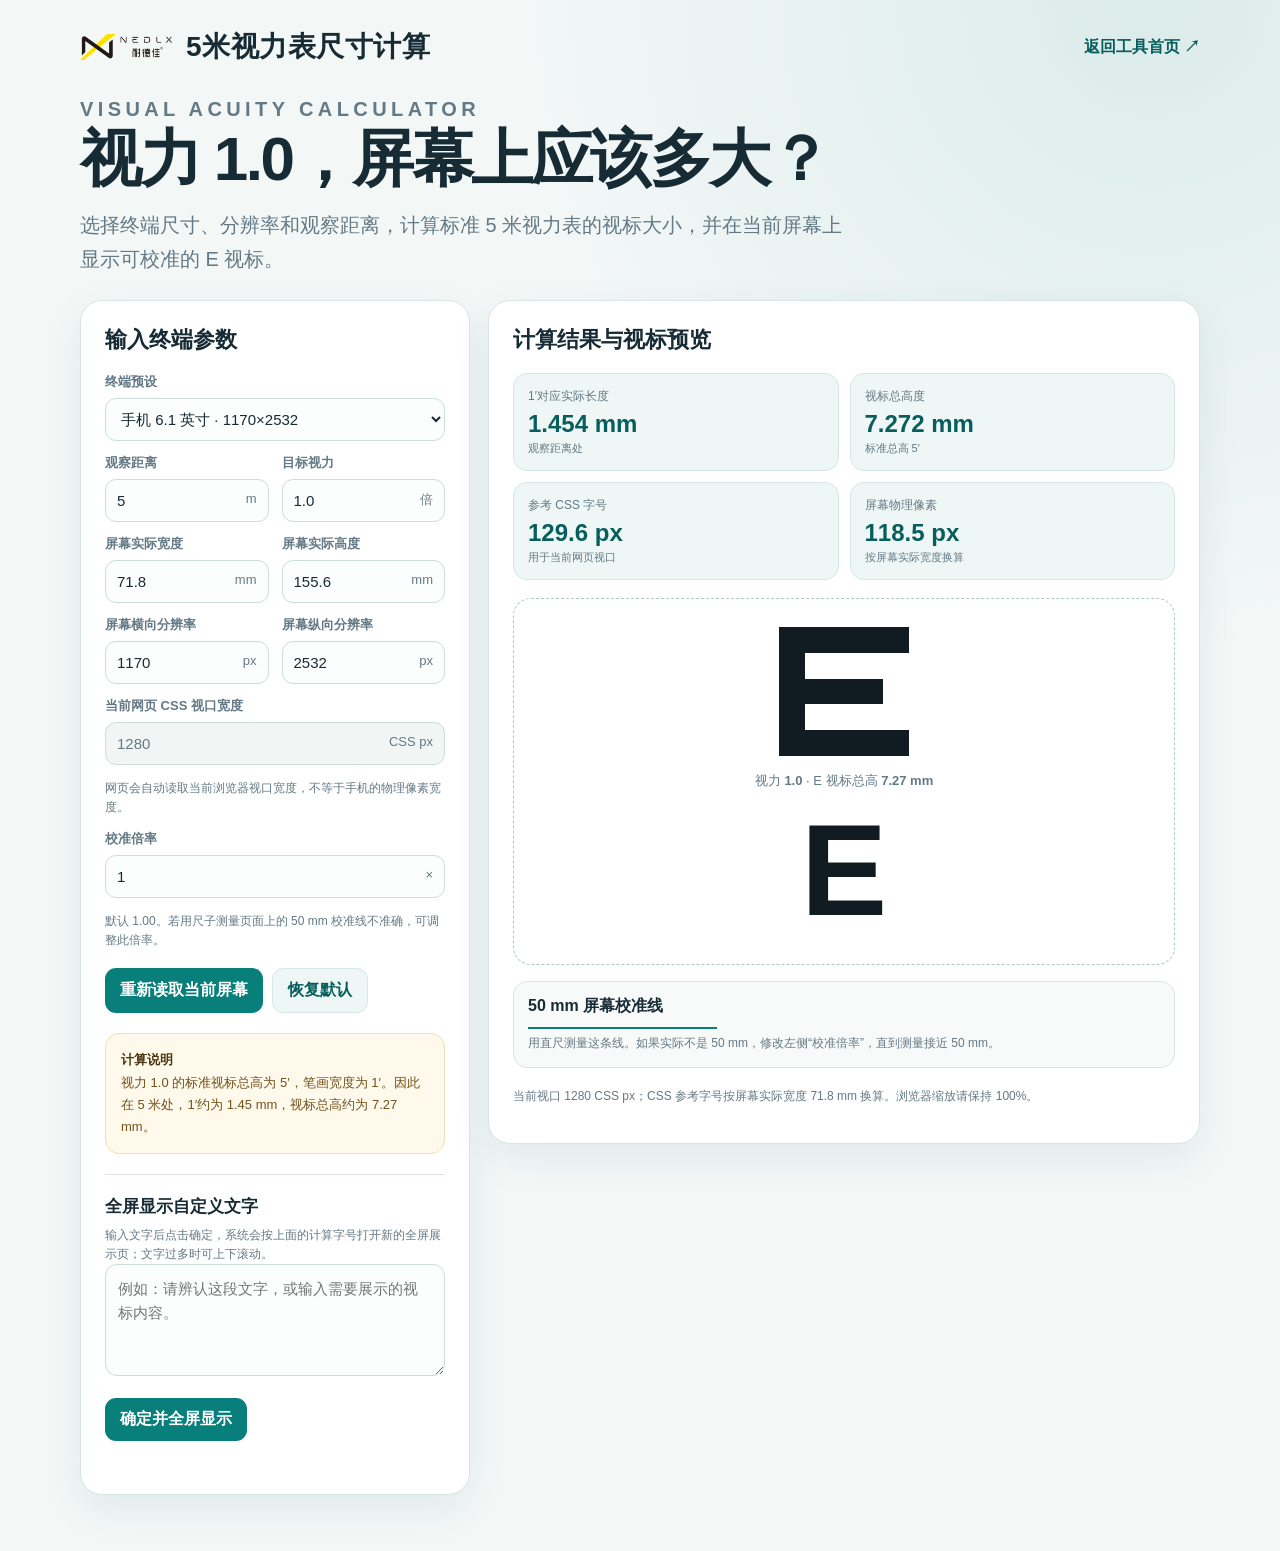
<file: visual-acuity-chart.html>
<!DOCTYPE html>
<html lang="zh-CN">
<head>
  <meta charset="UTF-8" />
  <meta name="viewport" content="width=device-width, initial-scale=1.0" />
  <meta name="description" content="5米视力表视标尺寸计算工具" />
  <title>5米视力表 · 视标尺寸计算</title>
  <style>
    :root {
      --bg: #f3f8f7;
      --panel: #ffffff;
      --panel-soft: #eef7f5;
      --ink: #172b35;
      --muted: #637985;
      --teal: #087f7b;
      --teal-dark: #075e5c;
      --gold: #bd8a2e;
      --line: #d7e7e4;
      --danger: #b33b3b;
      --shadow: 0 14px 40px rgba(23, 68, 73, 0.08);
    }

    * { box-sizing: border-box; }
    html { scroll-behavior: smooth; }
    body {
      margin: 0;
      min-height: 100vh;
      color: var(--ink);
      background:
        radial-gradient(circle at 90% 0%, rgba(8, 127, 123, 0.10), transparent 34%),
        var(--bg);
      font-family: -apple-system, BlinkMacSystemFont, "Segoe UI", "Microsoft YaHei", sans-serif;
    }

    .page { width: min(1120px, calc(100% - 32px)); margin: 0 auto; padding: 28px 0 56px; }
    .topbar { display: flex; align-items: center; justify-content: space-between; gap: 18px; margin-bottom: 26px; }
    .brand { display: flex; align-items: center; gap: 14px; min-width: 0; }
    .brand img { width: 92px; height: auto; display: block; }
    .brand-title { font-weight: 800; font-size: clamp(18px, 2.5vw, 28px); letter-spacing: 0.02em; }
    .back-link { color: var(--teal-dark); text-decoration: none; font-weight: 700; white-space: nowrap; }
    .back-link:hover { text-decoration: underline; }

    .hero { margin-bottom: 24px; }
    .eyebrow { margin: 0 0 10px; color: var(--teal); font-size: 13px; font-weight: 800; letter-spacing: 0.22em; }
    h1 { margin: 0; font-size: clamp(32px, 6vw, 62px); line-height: 1.06; letter-spacing: -0.04em; }
    .hero p { max-width: 780px; margin: 16px 0 0; color: var(--muted); font-size: clamp(16px, 2vw, 20px); line-height: 1.7; }

    .layout { display: grid; grid-template-columns: minmax(300px, 390px) minmax(0, 1fr); gap: 18px; align-items: start; }
    .card { background: var(--panel); border: 1px solid var(--line); border-radius: 22px; box-shadow: var(--shadow); padding: 24px; }
    .card h2 { margin: 0 0 18px; font-size: 22px; }
    .card h3 { margin: 24px 0 10px; font-size: 17px; }
    .field-grid { display: grid; grid-template-columns: 1fr 1fr; gap: 13px; }
    .field { display: grid; gap: 7px; }
    .field.full { grid-column: 1 / -1; }
    label { color: var(--muted); font-size: 13px; font-weight: 700; }
    input, select {
      width: 100%;
      min-height: 43px;
      border: 1px solid #cbdeda;
      border-radius: 11px;
      padding: 9px 11px;
      color: var(--ink);
      background: #fbfefd;
      font: inherit;
      font-size: 15px;
    }
    input:focus, select:focus { outline: 3px solid rgba(8, 127, 123, 0.14); border-color: var(--teal); }
    input[readonly] { background: #f1f6f5; color: var(--muted); }
    .unit { position: relative; }
    .unit input { padding-right: 42px; }
    .unit span { position: absolute; right: 12px; top: 12px; color: var(--muted); font-size: 13px; }
    .hint { margin: 7px 0 0; color: var(--muted); font-size: 12px; line-height: 1.6; }
    .button-row { display: flex; flex-wrap: wrap; gap: 9px; margin-top: 18px; }
    button {
      border: 0;
      border-radius: 11px;
      padding: 11px 15px;
      cursor: pointer;
      color: white;
      background: var(--teal);
      font: inherit;
      font-weight: 800;
    }
    button:hover { background: var(--teal-dark); }
    button.secondary { color: var(--teal-dark); background: var(--panel-soft); border: 1px solid var(--line); }
    button.secondary:hover { background: #e2f0ed; }

    .formula { margin-top: 20px; padding: 15px; border-radius: 14px; background: #fff9eb; border: 1px solid #f0dfb5; color: #70521b; line-height: 1.7; font-size: 13px; }
    .formula strong { color: #4d3712; }
    .display-box { margin-top: 20px; padding-top: 20px; border-top: 1px solid var(--line); }
    .display-box h3 { margin: 0 0 8px; }
    .display-box textarea { width: 100%; min-height: 112px; resize: vertical; border: 1px solid #cbdeda; border-radius: 12px; padding: 12px; color: var(--ink); background: #fbfefd; font: inherit; font-size: 15px; line-height: 1.6; }
    .display-box textarea:focus { outline: 3px solid rgba(8, 127, 123, 0.14); border-color: var(--teal); }
    .display-status { min-height: 20px; margin: 9px 0 0; color: var(--muted); font-size: 12px; line-height: 1.5; }
    .display-status.warning { color: var(--danger); }
    .result-grid { display: grid; grid-template-columns: repeat(2, minmax(0, 1fr)); gap: 11px; }
    .metric { padding: 14px; border-radius: 14px; background: var(--panel-soft); border: 1px solid var(--line); }
    .metric-label { color: var(--muted); font-size: 12px; }
    .metric-value { margin-top: 5px; color: var(--teal-dark); font-size: 24px; font-weight: 850; }
    .metric-note { margin-top: 3px; color: var(--muted); font-size: 11px; }

    .chart-stage {
      min-height: 340px;
      margin-top: 18px;
      border: 1px dashed #a9cbc5;
      border-radius: 18px;
      display: grid;
      place-items: center;
      overflow: hidden;
      background: #fff;
    }
    .chart-inner { display: grid; justify-items: center; gap: 16px; padding: 28px; }
    .optotype { display: grid; grid-template-columns: repeat(5, 1fr); grid-template-rows: repeat(5, 1fr); background: transparent; }
    .optotype span { display: block; }
    .optotype span.on { background: #111c22; }
    .preview-label { color: var(--muted); font-size: 13px; text-align: center; }
    .font-preview { line-height: 1; font-family: Arial, Helvetica, sans-serif; font-weight: 700; color: #111c22; }
    .calibration { margin-top: 16px; padding: 14px; border-radius: 14px; background: #f8faf9; border: 1px solid var(--line); }
    .calibration-line { height: 2px; background: var(--teal); margin: 10px 0 5px; width: 50mm; max-width: 100%; }
    .calibration-note { margin: 0; color: var(--muted); font-size: 12px; line-height: 1.6; }
    .warning { color: var(--danger); }
    .footer-note { margin-top: 18px; color: var(--muted); font-size: 12px; line-height: 1.7; }

    @media (max-width: 820px) {
      .page { width: min(100% - 22px, 680px); padding-top: 18px; }
      .topbar { align-items: flex-start; }
      .brand img { width: 76px; }
      .layout { grid-template-columns: 1fr; }
      .card { padding: 18px; border-radius: 18px; }
      .chart-stage { min-height: 270px; }
    }
    @media (max-width: 430px) {
      .field-grid, .result-grid { grid-template-columns: 1fr; }
      .field.full { grid-column: auto; }
      h1 { font-size: 38px; }
      .brand-title { font-size: 17px; }
      .back-link { font-size: 13px; }
    }
  </style>
</head>
<body>
  <main class="page">
    <nav class="topbar" aria-label="页面导航">
      <div class="brand">
        <img src="nedlogo.png" alt="NEDLX 耐德佳" />
        <span class="brand-title">5米视力表尺寸计算</span>
      </div>
      <a class="back-link" href="index.html">返回工具首页 ↗</a>
    </nav>

    <header class="hero">
      <p class="eyebrow">VISUAL ACUITY CALCULATOR</p>
      <h1>视力 1.0，屏幕上应该多大？</h1>
      <p>选择终端尺寸、分辨率和观察距离，计算标准 5 米视力表的视标大小，并在当前屏幕上显示可校准的 E 视标。</p>
    </header>

    <section class="layout">
      <div class="card">
        <h2>输入终端参数</h2>
        <div class="field-grid">
          <div class="field full">
            <label for="preset">终端预设</label>
            <select id="preset">
              <option value="custom">自定义终端</option>
              <option value="iphone61">手机 6.1 英寸 · 1170×2532</option>
              <option value="iphone67">手机 6.7 英寸 · 1290×2796</option>
              <option value="tablet11">平板 11 英寸 · 1668×2388</option>
              <option value="laptop133">笔记本 13.3 英寸 · 2560×1600</option>
              <option value="desktop24">显示器 24 英寸 · 1920×1080</option>
            </select>
          </div>
          <div class="field">
            <label for="distance">观察距离</label>
            <div class="unit"><input id="distance" type="number" min="0.1" step="0.1" value="5" /><span>m</span></div>
          </div>
          <div class="field">
            <label for="acuity">目标视力</label>
            <div class="unit"><input id="acuity" type="number" min="0.1" max="2" step="0.1" value="1.0" /><span>倍</span></div>
          </div>
          <div class="field">
            <label for="screen-width">屏幕实际宽度</label>
            <div class="unit"><input id="screen-width" type="number" min="20" step="0.1" value="71.8" /><span>mm</span></div>
          </div>
          <div class="field">
            <label for="screen-height">屏幕实际高度</label>
            <div class="unit"><input id="screen-height" type="number" min="20" step="0.1" value="155.6" /><span>mm</span></div>
          </div>
          <div class="field">
            <label for="pixel-width">屏幕横向分辨率</label>
            <div class="unit"><input id="pixel-width" type="number" min="100" step="1" value="1170" /><span>px</span></div>
          </div>
          <div class="field">
            <label for="pixel-height">屏幕纵向分辨率</label>
            <div class="unit"><input id="pixel-height" type="number" min="100" step="1" value="2532" /><span>px</span></div>
          </div>
          <div class="field full">
            <label for="viewport-width">当前网页 CSS 视口宽度</label>
            <div class="unit"><input id="viewport-width" type="number" min="200" step="1" readonly /><span>CSS px</span></div>
            <p class="hint">网页会自动读取当前浏览器视口宽度，不等于手机的物理像素宽度。</p>
          </div>
          <div class="field full">
            <label for="calibration">校准倍率</label>
            <div class="unit"><input id="calibration" type="number" min="0.5" max="2" step="0.01" value="1" /><span>×</span></div>
            <p class="hint">默认 1.00。若用尺子测量页面上的 50 mm 校准线不准确，可调整此倍率。</p>
          </div>
        </div>
        <div class="button-row">
          <button id="use-viewport" type="button">重新读取当前屏幕</button>
          <button id="reset" class="secondary" type="button">恢复默认</button>
        </div>
        <div class="formula">
          <strong>计算说明</strong><br />
          视力 1.0 的标准视标总高为 5′，笔画宽度为 1′。因此在 5 米处，1′约为 1.45 mm，视标总高约为 7.27 mm。
        </div>
        <div class="display-box">
          <h3>全屏显示自定义文字</h3>
          <p class="hint">输入文字后点击确定，系统会按上面的计算字号打开新的全屏展示页；文字过多时可上下滚动。</p>
          <textarea id="display-text" maxlength="2000" placeholder="例如：请辨认这段文字，或输入需要展示的视标内容。"></textarea>
          <div class="button-row">
            <button id="open-display" type="button">确定并全屏显示</button>
          </div>
          <p id="display-status" class="display-status" role="status"></p>
        </div>
      </div>

      <div class="card">
        <h2>计算结果与视标预览</h2>
        <div class="result-grid">
          <div class="metric"><div class="metric-label">1′对应实际长度</div><div id="one-arcmin" class="metric-value">—</div><div class="metric-note">观察距离处</div></div>
          <div class="metric"><div class="metric-label">视标总高度</div><div id="optotype-mm" class="metric-value">—</div><div class="metric-note">标准总高 5′</div></div>
          <div class="metric"><div class="metric-label">参考 CSS 字号</div><div id="css-size" class="metric-value">—</div><div class="metric-note">用于当前网页视口</div></div>
          <div class="metric"><div class="metric-label">屏幕物理像素</div><div id="pixel-size" class="metric-value">—</div><div class="metric-note">按屏幕实际宽度换算</div></div>
        </div>

        <div class="chart-stage" aria-live="polite">
          <div class="chart-inner">
            <div id="optotype" class="optotype" role="img" aria-label="视力表 E 视标"></div>
            <div class="preview-label">视力 <strong id="preview-acuity">1.0</strong> · E 视标总高 <strong id="preview-mm">—</strong></div>
            <div id="font-preview" class="font-preview">E</div>
          </div>
        </div>

        <div class="calibration">
          <div><strong>50 mm 屏幕校准线</strong></div>
          <div class="calibration-line" aria-hidden="true"></div>
          <p class="calibration-note">用直尺测量这条线。如果实际不是 50 mm，修改左侧“校准倍率”，直到测量接近 50 mm。</p>
        </div>
        <p id="status" class="footer-note"></p>
      </div>
    </section>
  </main>

  <script>
    (() => {
      const presets = {
        iphone61: { width: 71.8, height: 155.6, pxWidth: 1170, pxHeight: 2532 },
        iphone67: { width: 77.4, height: 167.7, pxWidth: 1290, pxHeight: 2796 },
        tablet11: { width: 160.1, height: 229.5, pxWidth: 1668, pxHeight: 2388 },
        laptop133: { width: 286.0, height: 179.0, pxWidth: 2560, pxHeight: 1600 },
        desktop24: { width: 531.0, height: 299.0, pxWidth: 1920, pxHeight: 1080 }
      };
      const ids = ["preset", "distance", "acuity", "screen-width", "screen-height", "pixel-width", "pixel-height", "viewport-width", "calibration"];
      const els = Object.fromEntries(ids.map((id) => [id, document.getElementById(id)]));
      const output = {
        oneArcmin: document.getElementById("one-arcmin"),
        optotypeMm: document.getElementById("optotype-mm"),
        cssSize: document.getElementById("css-size"),
        pixelSize: document.getElementById("pixel-size"),
        previewAcuity: document.getElementById("preview-acuity"),
        previewMm: document.getElementById("preview-mm"),
        optotype: document.getElementById("optotype"),
        fontPreview: document.getElementById("font-preview"),
        status: document.getElementById("status")
      };
      const displayText = document.getElementById("display-text");
      const displayStatus = document.getElementById("display-status");
      const ePattern = ["11111", "10000", "11110", "10000", "11111"];

      function setViewportWidth() {
        els["viewport-width"].value = String(Math.max(200, Math.round(window.innerWidth || document.documentElement.clientWidth || 390)));
        calculate();
      }

      function setPreset() {
        const preset = presets[els.preset.value];
        if (!preset) return calculate();
        els["screen-width"].value = preset.width;
        els["screen-height"].value = preset.height;
        els["pixel-width"].value = preset.pxWidth;
        els["pixel-height"].value = preset.pxHeight;
        calculate();
      }

      function number(id) { return Number(els[id].value); }
      function fmt(value, digits = 2) { return Number.isFinite(value) ? value.toFixed(digits) : "—"; }

      function calculate() {
        const distanceM = number("distance");
        const acuity = number("acuity");
        const screenWidthMm = number("screen-width");
        const pixelWidth = number("pixel-width");
        const viewportWidth = number("viewport-width");
        const calibration = number("calibration");
        if (![distanceM, acuity, screenWidthMm, pixelWidth, viewportWidth, calibration].every(Number.isFinite) || distanceM <= 0 || acuity <= 0 || screenWidthMm <= 0 || pixelWidth <= 0 || viewportWidth <= 0 || calibration <= 0) {
          output.status.textContent = "请填写有效的距离、视力和屏幕参数。";
          output.status.className = "footer-note warning";
          return;
        }

        const arcminRad = Math.PI / 10800;
        const oneArcminMm = 2 * distanceM * 1000 * Math.tan(arcminRad / 2);
        const mar = 1 / acuity;
        const optotypeMm = oneArcminMm * 5 * mar;
        const cssPxPerMm = viewportWidth / screenWidthMm * calibration;
        const cssSize = optotypeMm * cssPxPerMm;
        const physicalPx = optotypeMm * pixelWidth / screenWidthMm;
        const strokePx = cssSize / 5;

        output.oneArcmin.textContent = `${fmt(oneArcminMm, 3)} mm`;
        output.optotypeMm.textContent = `${fmt(optotypeMm, 3)} mm`;
        output.cssSize.textContent = `${fmt(cssSize, 1)} px`;
        output.pixelSize.textContent = `${fmt(physicalPx, 1)} px`;
        output.previewAcuity.textContent = acuity.toFixed(1);
        output.previewMm.textContent = `${fmt(optotypeMm, 2)} mm`;
        output.optotype.style.width = `${Math.max(1, cssSize)}px`;
        output.optotype.style.height = `${Math.max(1, cssSize)}px`;
        output.optotype.style.gridTemplateColumns = `repeat(5, ${Math.max(1, strokePx)}px)`;
        output.optotype.style.gridTemplateRows = `repeat(5, ${Math.max(1, strokePx)}px)`;
        output.fontPreview.style.fontSize = `${Math.max(12, cssSize)}px`;
        output.status.textContent = `当前视口 ${Math.round(viewportWidth)} CSS px；CSS 参考字号按屏幕实际宽度 ${fmt(screenWidthMm, 1)} mm 换算。浏览器缩放请保持 100%。`;
        output.status.className = "footer-note";
      }

      function getCalculatedCssSize() {
        const distanceM = number("distance");
        const acuity = number("acuity");
        const screenWidthMm = number("screen-width");
        const viewportWidth = number("viewport-width");
        const calibration = number("calibration");
        if (![distanceM, acuity, screenWidthMm, viewportWidth, calibration].every(Number.isFinite) || distanceM <= 0 || acuity <= 0 || screenWidthMm <= 0 || viewportWidth <= 0 || calibration <= 0) return null;
        const arcminRad = Math.PI / 10800;
        const oneArcminMm = 2 * distanceM * 1000 * Math.tan(arcminRad / 2);
        return oneArcminMm * 5 / acuity * viewportWidth / screenWidthMm * calibration;
      }

      function openTextDisplay() {
        const text = displayText.value.trim();
        const size = getCalculatedCssSize();
        if (!text) {
          displayStatus.textContent = "请先输入要显示的文字。";
          displayStatus.className = "display-status warning";
          displayText.focus();
          return;
        }
        if (!Number.isFinite(size)) {
          displayStatus.textContent = "请先把终端尺寸和观察距离填写完整。";
          displayStatus.className = "display-status warning";
          return;
        }
        const payload = { text, size: Math.max(12, size), acuity: number("acuity") };
        try {
          sessionStorage.setItem("visual-acuity-display-v1", JSON.stringify(payload));
        } catch (error) {
          // 新页面仍会通过 URL 兜底接收短文本。
        }
        const fallbackUrl = `visual-acuity-display.html?text=${encodeURIComponent(text)}&size=${encodeURIComponent(payload.size.toFixed(2))}`;
        const displayWindow = window.open(fallbackUrl, "_blank");
        if (!displayWindow) {
          displayStatus.textContent = "浏览器拦截了新窗口，请允许此网页打开弹窗后再试。";
          displayStatus.className = "display-status warning";
          return;
        }
        displayStatus.textContent = `已按 ${payload.size.toFixed(1)} CSS px 打开展示页。`;
        displayStatus.className = "display-status";
      }

      function renderOptotype() {
        output.optotype.replaceChildren();
        ePattern.join("").split("").forEach((bit) => {
          const cell = document.createElement("span");
          if (bit === "1") cell.className = "on";
          output.optotype.appendChild(cell);
        });
      }

      els.preset.addEventListener("change", setPreset);
      ids.filter((id) => id !== "preset" && id !== "viewport-width").forEach((id) => els[id].addEventListener("input", calculate));
      document.getElementById("use-viewport").addEventListener("click", setViewportWidth);
      document.getElementById("open-display").addEventListener("click", openTextDisplay);
      document.getElementById("reset").addEventListener("click", () => {
        els.preset.value = "iphone61";
        els.distance.value = "5";
        els.acuity.value = "1.0";
        els.calibration.value = "1";
        setPreset();
        setViewportWidth();
      });
      window.addEventListener("resize", setViewportWidth);
      renderOptotype();
      els.preset.value = "iphone61";
      setPreset();
      setViewportWidth();
    })();
  </script>
</body>
</html>
</file>
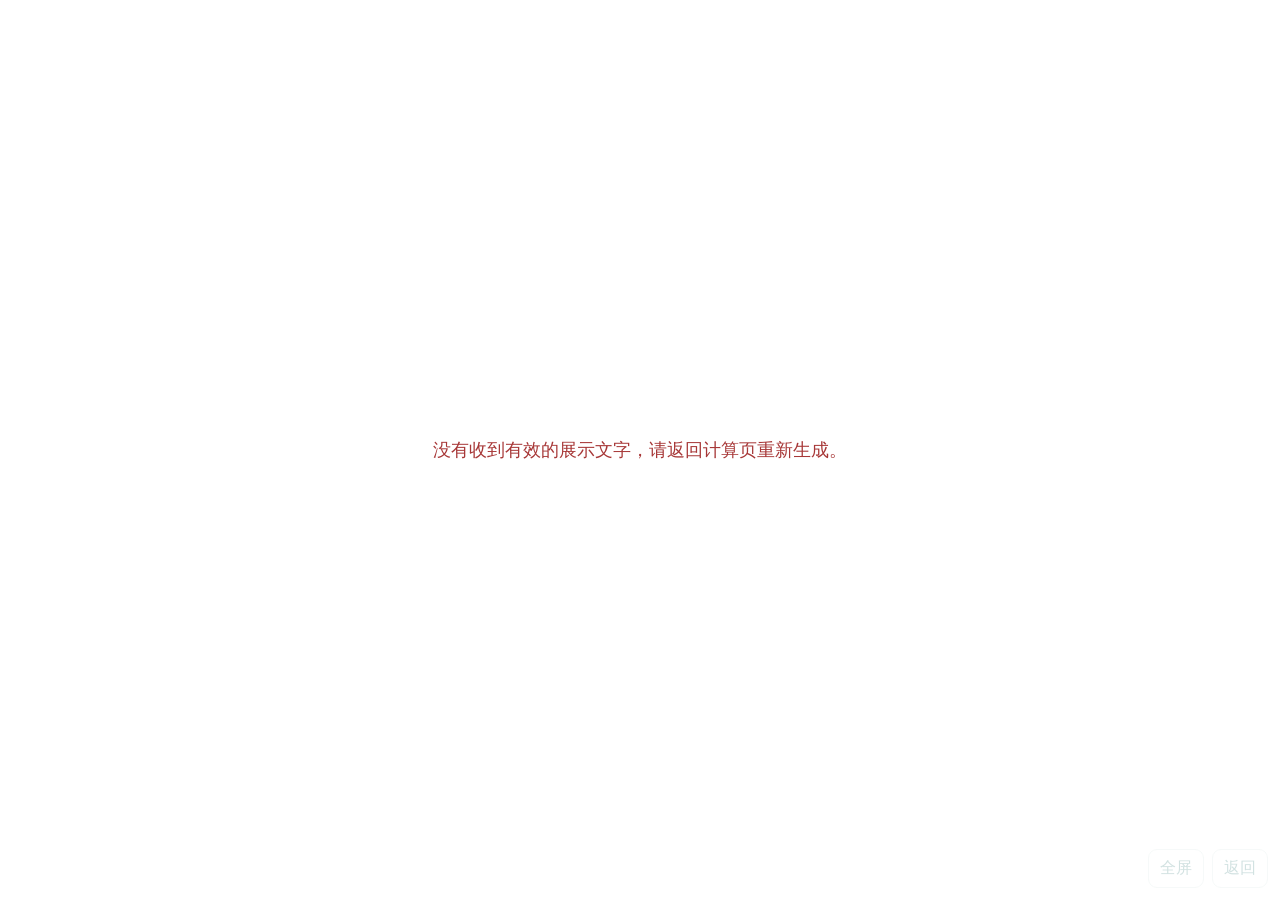
<file: visual-acuity-display.html>
<!DOCTYPE html>
<html lang="zh-CN">
<head>
  <meta charset="UTF-8" />
  <meta name="viewport" content="width=device-width, initial-scale=1.0, user-scalable=yes" />
  <meta name="description" content="按视力表计算尺寸显示自定义文字" />
  <title>视标文字展示</title>
  <style>
    :root { color-scheme: light; }
    * { box-sizing: border-box; }
    html, body { margin: 0; min-height: 100%; background: #fff; }
    body { color: #111c22; font-family: Arial, "Microsoft YaHei", sans-serif; }
    .display-page { min-height: 100vh; min-height: 100dvh; overflow-y: auto; overflow-x: hidden; }
    .display-text {
      width: 100%;
      min-height: 100vh;
      min-height: 100dvh;
      padding: 4vh 5vw 12vh;
      display: flex;
      justify-content: flex-start;
      align-items: center;
      flex-direction: column;
      text-align: center;
      white-space: pre-wrap;
      overflow-wrap: anywhere;
      word-break: break-word;
      font-weight: 700;
      line-height: 1.35;
    }
    .error { min-height: 100vh; display: grid; place-items: center; padding: 24px; color: #a73737; text-align: center; font-size: 18px; }
    .tools { position: fixed; right: 12px; bottom: 12px; z-index: 2; display: flex; gap: 8px; opacity: 0.18; transition: opacity .2s; }
    .tools:hover, .tools:focus-within { opacity: 1; }
    button { border: 1px solid #cbdeda; border-radius: 9px; padding: 8px 11px; color: #075e5c; background: rgba(255,255,255,.92); cursor: pointer; font: inherit; }
    @media (max-width: 600px) { .display-text { padding-left: 4vw; padding-right: 4vw; } }
  </style>
</head>
<body>
  <main class="display-page">
    <div id="display-text" class="display-text"></div>
  </main>
  <div class="tools" aria-label="展示控制">
    <button id="fullscreen-button" type="button">全屏</button>
    <button id="back-button" type="button">返回</button>
  </div>
  <script>
    (() => {
      const target = document.getElementById("display-text");
      const params = new URLSearchParams(window.location.search);
      let payload = null;
      try { payload = JSON.parse(sessionStorage.getItem("visual-acuity-display-v1") || "null"); } catch (error) {}
      const text = payload && typeof payload.text === "string" ? payload.text : (params.get("text") || "");
      const size = payload && Number.isFinite(Number(payload.size)) ? Number(payload.size) : Number(params.get("size"));
      if (!text || !Number.isFinite(size) || size <= 0) {
        target.className = "error";
        target.textContent = "没有收到有效的展示文字，请返回计算页重新生成。";
        return;
      }
      target.textContent = text;
      target.style.fontSize = `${size}px`;
      document.title = `${text.slice(0, 20)} · 视标文字展示`;
      document.getElementById("fullscreen-button").addEventListener("click", async () => {
        try {
          if (!document.fullscreenElement) await document.documentElement.requestFullscreen();
          else await document.exitFullscreen();
        } catch (error) {}
      });
      document.getElementById("back-button").addEventListener("click", () => window.history.back());
    })();
  </script>
</body>
</html>
</file>
<file: styles.css>
:root {
  color-scheme: light;
  --ink: #17323b;
  --muted: #6b7f84;
  --line: #dce9e7;
  --paper: #f7fbfa;
  --card: rgba(255, 255, 255, 0.92);
  --teal: #087f78;
  --teal-dark: #05645f;
  --teal-soft: #e2f4f0;
  --gold: #d6953b;
  --danger: #a85e5e;
  font-family: "Microsoft YaHei", "PingFang SC", "Noto Sans SC", system-ui, sans-serif;
}

* { box-sizing: border-box; }
html { min-width: 320px; background: var(--paper); }
body {
  margin: 0;
  min-height: 100vh;
  overflow-x: hidden;
  color: var(--ink);
  background:
    radial-gradient(circle at 90% 0%, rgba(219, 243, 237, 0.78), transparent 31rem),
    linear-gradient(145deg, #fbfdfc 0%, #f3f9f7 100%);
}
button, input { font: inherit; }
button, a { -webkit-tap-highlight-color: transparent; }
.page-shell { width: min(calc(100% - 40px), 920px); margin: 0 auto; padding: 68px 0 44px; }
.brand-logo { display: inline-flex; align-items: center; margin-bottom: 28px; line-height: 0; text-decoration: none; }
.brand-logo img { display: block; width: min(170px, 44vw); height: auto; }
.brand-logo:focus-visible { outline: 3px solid rgba(8, 127, 120, 0.28); outline-offset: 5px; border-radius: 4px; }
.hero { position: relative; display: flex; justify-content: space-between; gap: 32px; align-items: flex-start; margin-bottom: 32px; }
.hero-copy { min-width: 0; max-width: 650px; }
.eyebrow { margin: 0 0 15px; color: var(--teal); font-size: 12px; font-weight: 800; letter-spacing: 0.2em; }
h1, h2, p { margin-top: 0; }
h1 { margin-bottom: 14px; font-size: clamp(32px, 5vw, 54px); line-height: 1.12; letter-spacing: -0.045em; }
.hero-description { max-width: 570px; margin-bottom: 0; color: var(--muted); font-size: 16px; line-height: 1.8; }
.hero-mark { position: relative; flex: 0 0 86px; width: 86px; height: 86px; border: 1px solid rgba(8, 127, 120, 0.23); border-radius: 50%; transform: rotate(-20deg); }
.hero-mark::before, .hero-mark::after { position: absolute; content: ""; border-radius: 999px; background: var(--teal); }
.hero-mark::before { top: 18px; left: 18px; width: 17px; height: 17px; background: var(--gold); }
.hero-mark::after { right: 13px; bottom: 15px; width: 8px; height: 8px; }
.hero-mark-line { position: absolute; right: 20px; top: 28px; width: 30px; height: 2px; background: var(--teal); box-shadow: -9px 8px 0 var(--teal), -18px 16px 0 var(--teal); }
.batch-panel { margin-bottom: 18px; padding: 24px 25px 22px; border: 1px solid #dce9e7; border-radius: 20px; background: rgba(255, 255, 255, 0.78); box-shadow: 0 10px 28px rgba(24, 63, 67, 0.035); }
.section-heading, .list-heading { display: flex; justify-content: space-between; gap: 20px; align-items: flex-start; }
.section-heading .eyebrow { margin-bottom: 8px; }
.section-heading h2, .list-heading h2 { margin-bottom: 0; font-size: 20px; line-height: 1.4; }
.limit-badge { flex: 0 0 auto; padding: 6px 10px; border-radius: 999px; color: var(--teal-dark); background: var(--teal-soft); font-size: 12px; }
.batch-description { margin: 12px 0 12px; color: var(--muted); font-size: 13px; line-height: 1.7; }
.batch-description code { padding: 2px 5px; border-radius: 5px; color: var(--teal-dark); background: #edf7f5; font-family: Consolas, monospace; }
#link-input { display: block; width: 100%; min-height: 94px; resize: vertical; padding: 12px 14px; border: 1px solid var(--line); border-radius: 12px; color: var(--ink); outline: none; background: #fbfdfc; font-size: 14px; line-height: 1.7; }
#admin-link-input { display: block; width: 100%; min-height: 126px; resize: vertical; padding: 12px 14px; border: 1px solid var(--line); border-radius: 12px; color: var(--ink); outline: none; background: #fbfdfc; font-size: 14px; line-height: 1.7; }
#admin-link-input:focus, #admin-password:focus { border-color: var(--teal); box-shadow: 0 0 0 3px rgba(8, 127, 120, 0.11); }
.admin-password-input { display: block; width: 100%; min-height: 44px; margin-top: 10px; padding: 0 14px; border: 1px solid var(--line); border-radius: 12px; color: var(--ink); outline: none; background: #fbfdfc; font-size: 14px; }
#link-input:focus { border-color: var(--teal); box-shadow: 0 0 0 3px rgba(8, 127, 120, 0.11); }
.batch-actions { display: flex; gap: 14px; align-items: center; margin-top: 12px; }
.generate-button { min-height: 42px; padding: 0 18px; border: 0; border-radius: 11px; color: white; background: var(--teal); cursor: pointer; font-size: 14px; font-weight: 700; transition: background 160ms ease, transform 160ms ease; }
.generate-button:hover { background: var(--teal-dark); transform: translateY(-1px); }
.generator-feedback { min-height: 20px; color: var(--muted); font-size: 13px; }
.generator-feedback.success { color: #26745e; }
.generator-feedback.error { color: var(--danger); }
.summary-panel { padding: 22px 25px 20px; border: 1px solid rgba(8, 127, 120, 0.12); border-radius: 20px; background: rgba(237, 249, 246, 0.76); box-shadow: 0 12px 30px rgba(18, 70, 66, 0.04); }
.summary-main, .summary-meta { display: flex; align-items: baseline; justify-content: space-between; gap: 20px; }
.summary-label, .summary-meta { color: var(--muted); font-size: 13px; }
.summary-main strong { color: var(--teal-dark); font-size: 16px; }
.progress-track { height: 8px; margin: 15px 0 12px; overflow: hidden; border-radius: 999px; background: #cfe7e2; }
.progress-bar { display: block; width: 0; height: 100%; border-radius: inherit; background: linear-gradient(90deg, var(--teal), #44b39b); transition: width 240ms ease; }
.text-button { padding: 0; border: 0; color: var(--teal-dark); background: transparent; cursor: pointer; font-size: 13px; }
.text-button:hover { text-decoration: underline; }
.identity-panel { display: grid; grid-template-columns: minmax(0, 1fr) minmax(300px, 0.9fr); gap: 10px 24px; align-items: end; margin-top: 18px; padding: 22px 25px 20px; border: 1px solid #f1dfbc; border-radius: 20px; background: #fffaf0; }
.identity-panel .eyebrow { margin-bottom: 8px; color: #a46b22; }
.identity-panel h2 { margin-bottom: 5px; font-size: 20px; line-height: 1.4; }
.identity-description { margin-bottom: 0; color: var(--muted); font-size: 13px; line-height: 1.7; }
.identity-form { display: flex; gap: 9px; min-width: 0; }
.visitor-name-input { min-width: 0; flex: 1; min-height: 46px; padding: 0 14px; border: 1px solid #ead8b4; border-radius: 12px; color: var(--ink); outline: none; background: #fffdf8; }
.visitor-name-input:focus { border-color: var(--gold); box-shadow: 0 0 0 3px rgba(214, 149, 59, 0.13); }
.visitor-name-input:disabled { color: var(--muted); background: #f7f1e6; }
.save-name-button { flex: 0 0 auto; min-height: 46px; padding: 0 16px; border: 1px solid #d6a45d; border-radius: 12px; color: #835418; background: white; cursor: pointer; font-size: 14px; font-weight: 700; }
.save-name-button:hover { background: #fff3dc; }
.name-feedback { grid-column: 1 / -1; min-height: 20px; margin: 0; color: var(--muted); font-size: 13px; }
.name-feedback.success { color: #26745e; }
.name-feedback.error { color: var(--danger); }
.links-section { margin-top: 25px; }
.link-count-text { padding-top: 5px; color: var(--muted); font-size: 13px; }
.link-list { display: grid; gap: 18px; margin-top: 24px; }
.link-card { padding: 26px; border: 1px solid var(--line); border-radius: 22px; background: var(--card); box-shadow: 0 10px 28px rgba(24, 63, 67, 0.045); transition: border-color 180ms ease, transform 180ms ease, box-shadow 180ms ease; }
.link-card:hover { border-color: #b9d9d4; box-shadow: 0 14px 34px rgba(24, 63, 67, 0.08); transform: translateY(-2px); }
.link-card.is-signed { border-color: #9fd4c7; background: linear-gradient(145deg, #ffffff, #f2fbf8); }
.link-card.needs-attention { border-color: #d55252; box-shadow: 0 0 0 3px rgba(213, 82, 82, 0.12); }
.card-topline { display: flex; justify-content: space-between; gap: 16px; align-items: center; margin-bottom: 15px; }
.card-index { color: var(--gold); font-family: Georgia, serif; font-size: 18px; font-style: italic; }
.card-status { padding: 5px 10px; border-radius: 999px; color: var(--muted); background: #f0f5f4; font-size: 12px; }
.is-viewed .card-status { color: var(--teal-dark); background: var(--teal-soft); }
.is-signed .card-status { color: #216a58; background: #d8f1e7; }
.card-title { margin-bottom: 8px; font-size: 21px; line-height: 1.4; }
.card-description { margin-bottom: 14px; color: var(--muted); font-size: 14px; line-height: 1.7; }
.url-preview { overflow: hidden; color: #789095; font-size: 12px; line-height: 1.5; text-overflow: ellipsis; white-space: nowrap; }
.screenshot-upload { margin-top: 18px; padding: 14px; border: 1px dashed #c6ded9; border-radius: 14px; background: #f7fcfb; }
.screenshot-row { display: flex; align-items: center; justify-content: space-between; gap: 12px; }
.screenshot-label { color: var(--teal-dark); font-size: 13px; font-weight: 700; }
.screenshot-picker { position: relative; display: inline-flex; min-height: 34px; align-items: center; padding: 0 11px; border: 1px solid #b9d9d4; border-radius: 9px; color: var(--teal-dark); background: white; cursor: pointer; font-size: 12px; font-weight: 700; }
.screenshot-picker:hover { background: var(--teal-soft); }
.screenshot-picker:focus-within { outline: 3px solid rgba(8, 127, 120, 0.16); outline-offset: 2px; }
.screenshot-input { position: absolute; width: 1px; height: 1px; overflow: hidden; opacity: 0; }
.upload-help { margin: 8px 0 0; color: var(--muted); font-size: 12px; line-height: 1.6; }
.screenshot-preview { display: flex; gap: 10px; align-items: center; margin-top: 10px; }
.screenshot-preview-image { width: 58px; height: 58px; object-fit: cover; border: 1px solid var(--line); border-radius: 8px; background: white; }
.screenshot-file-name { overflow: hidden; color: var(--muted); font-size: 12px; text-overflow: ellipsis; white-space: nowrap; }
.card-actions { display: flex; gap: 12px; align-items: stretch; margin-top: 22px; }
.open-link-button, .name-input { min-height: 46px; border-radius: 12px; }
.open-link-button { display: inline-flex; flex: 0 0 auto; align-items: center; justify-content: center; gap: 10px; padding: 0 18px; color: white; background: var(--teal); font-size: 14px; font-weight: 700; text-decoration: none; transition: background 160ms ease, transform 160ms ease; }
.open-link-button:hover { background: var(--teal-dark); transform: translateY(-1px); }
.arrow { font-size: 17px; line-height: 1; }
.feedback { min-height: 20px; margin: 12px 0 0; color: var(--muted); font-size: 13px; }
.feedback.success { color: #26745e; }
.feedback.error { color: var(--danger); }
.needs-attention .card-status { color: #a52929; background: #fde4e4; }
.needs-attention .feedback { color: #b52f2f; font-weight: 700; }
.submit-panel { display: flex; flex-wrap: wrap; gap: 14px; align-items: center; justify-content: center; margin-top: 24px; padding: 20px; border: 1px solid #cfe5e1; border-radius: 18px; background: rgba(237, 249, 246, 0.72); }
.submit-all-button { min-width: 160px; min-height: 48px; padding: 0 22px; border: 0; border-radius: 12px; color: white; background: var(--teal); cursor: pointer; font-size: 15px; font-weight: 800; transition: background 160ms ease, transform 160ms ease; }
.submit-all-button:hover:not(:disabled) { background: var(--teal-dark); transform: translateY(-1px); }
.submit-all-button:disabled { cursor: not-allowed; opacity: 0.68; }
.submit-feedback { flex: 1 1 260px; min-height: 20px; margin: 0; color: var(--muted); font-size: 13px; }
.submit-feedback.success { color: #26745e; }
.submit-feedback.error { color: #b52f2f; font-weight: 700; }
.tools-section { margin-top: 34px; }
.tools-section .eyebrow { margin-bottom: 8px; }
.tool-grid { display: grid; grid-template-columns: repeat(2, minmax(0, 1fr)); gap: 14px; margin-top: 18px; }
.tool-card { display: flex; min-height: 180px; flex-direction: column; padding: 20px; border: 1px solid var(--line); border-radius: 18px; color: var(--ink); background: rgba(255, 255, 255, 0.75); text-decoration: none; box-shadow: 0 8px 22px rgba(24, 63, 67, 0.035); transition: border-color 180ms ease, background 180ms ease, box-shadow 180ms ease, transform 180ms ease; }
.tool-card:hover { border-color: #b9d9d4; background: white; box-shadow: 0 12px 28px rgba(24, 63, 67, 0.08); transform: translateY(-2px); }
.tool-card:focus-visible { outline: 3px solid rgba(8, 127, 120, 0.25); outline-offset: 3px; }
.tool-number { color: var(--gold); font-family: Georgia, serif; font-size: 16px; font-style: italic; }
.tool-title { margin-top: 22px; font-size: 17px; line-height: 1.45; }
.tool-description { margin-top: 6px; color: var(--muted); font-size: 13px; line-height: 1.65; }
.tool-link { display: inline-flex; gap: 7px; align-items: center; margin-top: auto; padding-top: 18px; color: var(--teal-dark); font-size: 13px; font-weight: 800; }
.page-footer { margin-top: 30px; padding: 0 4px; color: #829397; font-size: 12px; line-height: 1.8; }
.page-footer p { margin-bottom: 3px; }
.page-footer a, .back-link { color: var(--teal-dark); font-weight: 700; }
.admin-header { display: flex; justify-content: space-between; gap: 24px; align-items: flex-start; margin-bottom: 32px; }
.admin-header h1 { margin-bottom: 12px; font-size: clamp(30px, 5vw, 48px); }
.back-link { padding-top: 8px; text-decoration: none; white-space: nowrap; }
.admin-link-list, .record-list { display: grid; gap: 10px; margin-top: 18px; }
.admin-link-item, .record-item { display: flex; justify-content: space-between; gap: 18px; padding: 13px 14px; border: 1px solid var(--line); border-radius: 12px; background: rgba(255, 255, 255, 0.7); font-size: 13px; }
.admin-link-item span, .record-item span { overflow: hidden; color: var(--muted); text-overflow: ellipsis; white-space: nowrap; }
.record-item strong { color: var(--teal-dark); }
.admin-records-panel { margin-top: 18px; }
.record-actions { display: flex; flex-wrap: wrap; gap: 12px; align-items: center; }
.export-button { min-height: 34px; padding: 0 12px; border: 1px solid #b9d9d4; border-radius: 9px; color: var(--teal-dark); background: white; cursor: pointer; font-size: 12px; font-weight: 700; }
.export-button:hover:not(:disabled) { background: var(--teal-soft); }
.export-button:disabled { cursor: not-allowed; opacity: 0.62; }
.sr-only { position: absolute; width: 1px; height: 1px; padding: 0; overflow: hidden; clip: rect(0, 0, 0, 0); white-space: nowrap; border: 0; }
@media (max-width: 680px) {
  .page-shell { width: min(calc(100% - 28px), 560px); padding-top: 40px; }
  .brand-logo { margin-bottom: 22px; }
  .brand-logo img { width: 140px; }
  .hero { gap: 14px; }
  .hero-mark { flex-basis: 56px; width: 56px; height: 56px; transform: scale(0.72) rotate(-20deg); transform-origin: top right; }
  h1 { font-size: clamp(31px, 9vw, 43px); }
  .hero-description { font-size: 14px; line-height: 1.7; }
  .admin-header { flex-direction: column; gap: 12px; }
  .back-link { padding-top: 0; }
  .batch-panel, .summary-panel, .link-card { padding: 20px; border-radius: 18px; }
  .identity-panel { grid-template-columns: 1fr; padding: 20px; border-radius: 18px; }
  .identity-form { width: 100%; }
  .batch-actions { align-items: flex-start; flex-direction: column; gap: 8px; }
  .generate-button { width: 100%; }
  .card-actions { display: grid; gap: 10px; }
  .open-link-button { width: 100%; min-height: 44px; }
  .submit-panel { align-items: stretch; flex-direction: column; }
  .submit-all-button { width: 100%; }
  .screenshot-row { align-items: flex-start; flex-direction: column; }
  .screenshot-picker { width: 100%; justify-content: center; }
  .tool-grid { grid-template-columns: 1fr; }
  .tool-card { min-height: 160px; }
  .admin-link-item, .record-item { align-items: flex-start; flex-direction: column; gap: 5px; }
  .admin-link-item span, .record-item span { max-width: 100%; }
  .record-actions { align-items: flex-start; flex-direction: column; }
}
@media (max-width: 390px) {
  .section-heading, .list-heading { gap: 10px; }
  .section-heading h2, .list-heading h2 { font-size: 18px; }
  .summary-meta { align-items: flex-start; flex-direction: column; gap: 6px; }
}
</file>
